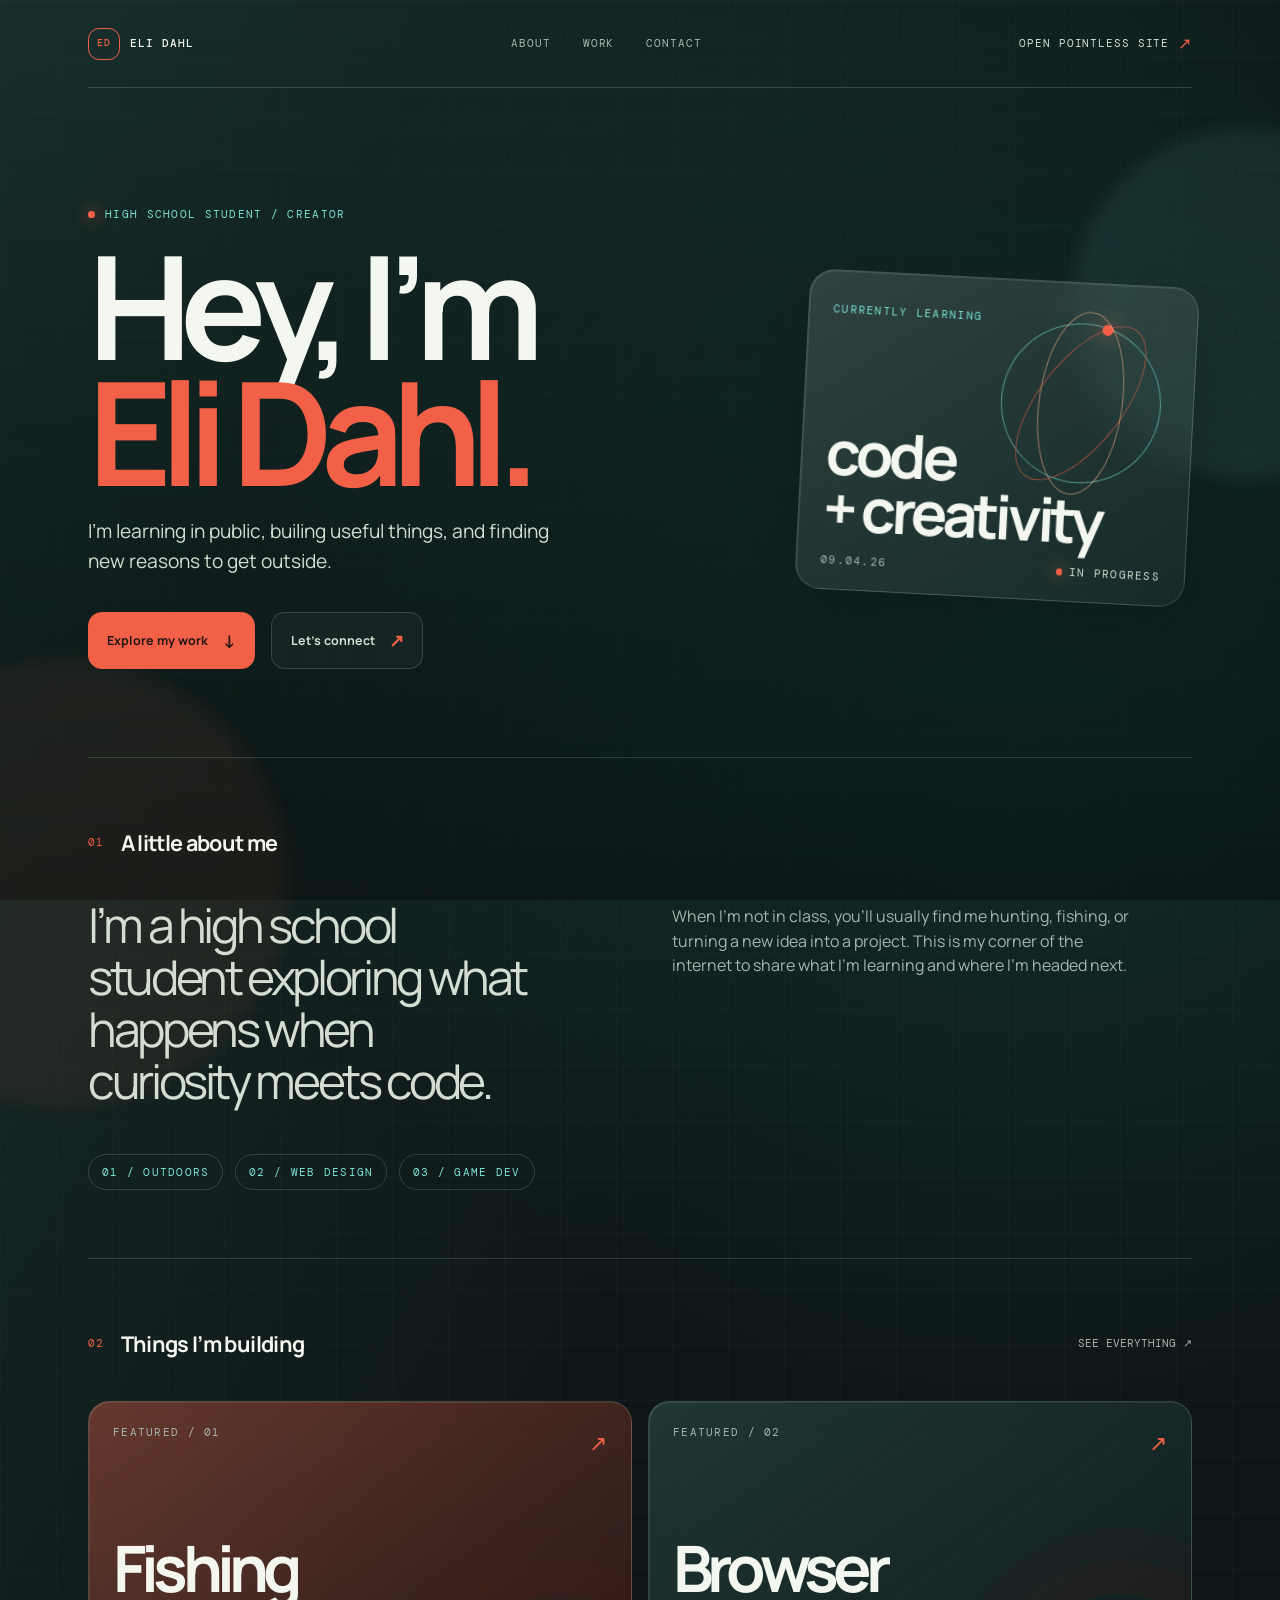
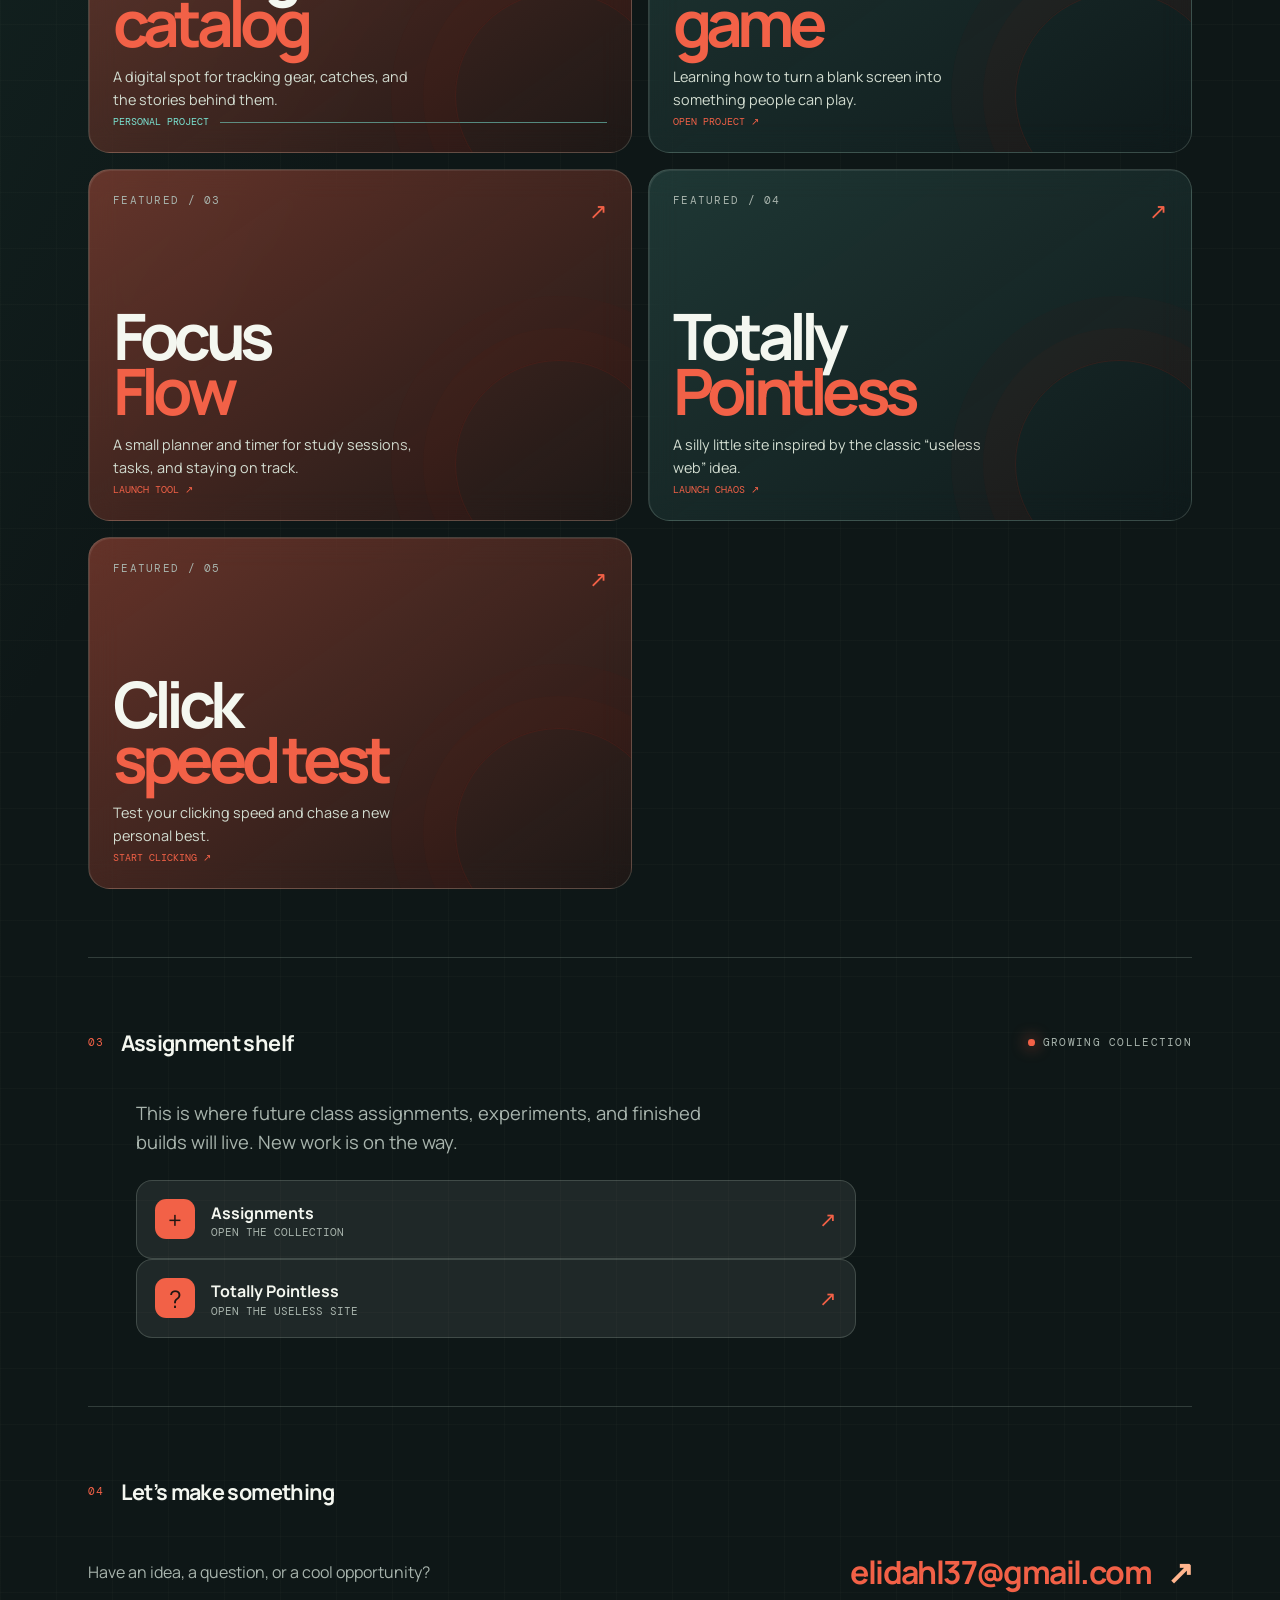
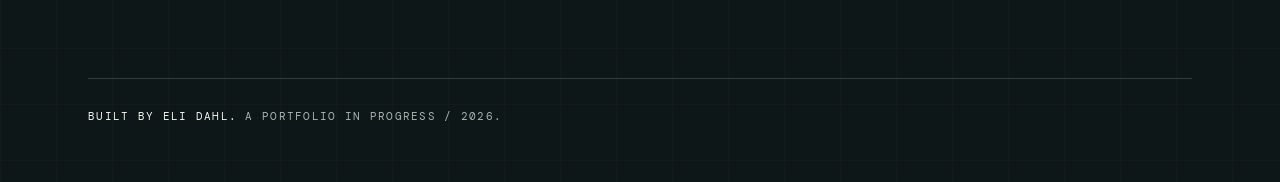
<file: index.html>
<!doctype html>
<html lang="en">

<head>
  <meta charset="utf-8">
  <meta name="viewport" content="width=device-width, initial-scale=1">

  <title>Eli Dahl | Student portfolio</title>

  <!-- CHANGE THIS TOO. One sentence. It is what shows under your link when someone shares it. -->
  <meta name="description"
    content="The student portfolio of Eli Dahl: projects, experiments, and things worth sharing.">

  <link rel="preconnect" href="https://fonts.googleapis.com">
  <link rel="preconnect" href="https://fonts.gstatic.com" crossorigin>
  <link
    href="https://fonts.googleapis.com/css2?family=Chakra+Petch:wght@400;500;600;700&family=Space+Grotesk:wght@400;500;600;700&display=swap"
    rel="stylesheet">

  <link rel="stylesheet" href="styles.css">
</head>

<body>

  <div class="ambient ambient--one" aria-hidden="true"></div>
  <div class="ambient ambient--two" aria-hidden="true"></div>

  <header class="site-header">
    <a class="brand" href="#top" aria-label="Eli Dahl home"><span class="brand-mark">ED</span><span>eli dahl</span></a>
    <nav aria-label="Main navigation">
      <a href="#about">about</a>
      <a href="#work">work</a>
      <a href="#contact">contact</a>
    </nav>
    <a class="header-link" href="useless-site/">open pointless site <span>↗</span></a>
  </header>

  <header class="hero" id="top">
    <div class="hero-copy">
      <div class="eyebrow"><span class="status-dot"></span> high school student / creator</div>
      <h1>Hey, I’m<br><em>Eli Dahl.</em></h1>
      <p class="tagline">I’m learning in public, builing useful things, and finding new reasons to get outside.</p>
      <div class="hero-actions">
        <a class="button button--solid" href="#work">Explore my work <span>↓</span></a>
        <a class="button button--quiet" href="mailto:elidahl37@gmail.com">Let’s connect <span>↗</span></a>
      </div>
    </div>
    <div class="hero-card glass-card" aria-label="Currently learning">
      <span class="card-kicker">currently learning</span>
      <div class="orbit" aria-hidden="true"><span></span><i></i></div>
      <strong>code<br>+ creativity</strong>
      <div class="card-footer"><span>09.04.26</span><span class="pulse-label"><i></i> in progress</span></div>
    </div>
  </header>

  <main>

    <section class="intro-section" id="about">
      <div class="section-heading"><span>01</span>
        <h2>A little about me</h2>
      </div>
      <div class="intro-grid">
        <p class="intro-lede">I’m a high school student exploring what happens when curiosity meets code.</p>
        <p class="intro-detail">When I’m not in class, you’ll usually find me hunting, fishing, or turning a new idea
          into a project. This is my corner of the internet to share what I’m learning and where I’m headed next.</p>
      </div>
      <div class="interest-list"><span>01 / outdoors</span><span>02 / web design</span><span>03 / game dev</span></div>
    </section>

    <section class="project-section" id="work">
      <div class="section-heading"><span>02</span>
        <h2>Things I’m building</h2><a class="section-link" href="#assignments">see everything ↗</a>
      </div>
      <div class="project-grid">
        <article class="project-card project-card--outdoor">
          <div class="card-top"><span class="card-number">featured / 01</span><span class="card-icon">↗</span></div>
          <h3>Fishing<br><strong>catalog</strong></h3>
          <p>A digital spot for tracking gear, catches, and the stories behind them.</p>
          <div class="card-bar"><span>personal project</span><i></i></div>
        </article>
        <article class="project-card project-card--game">
          <div class="card-top"><span class="card-number">featured / 02</span><span class="card-icon">↗</span></div>
          <h3>Browser<br><strong>game</strong></h3>
          <p>Learning how to turn a blank screen into something people can play.</p>
          <a class="card-link" href="game/README.md">open project ↗</a>
        </article>
        <article class="project-card project-card--outdoor">
          <div class="card-top"><span class="card-number">featured / 03</span><span class="card-icon">↗</span></div>
          <h3>Focus<br><strong>Flow</strong></h3>
          <p>A small planner and timer for study sessions, tasks, and staying on track.</p>
          <a class="card-link" href="study-tool/index.html">launch tool ↗</a>
        </article>
        <article class="project-card project-card--game">
          <div class="card-top"><span class="card-number">featured / 04</span><span class="card-icon">↗</span></div>
          <h3>Totally<br><strong>Pointless</strong></h3>
          <p>A silly little site inspired by the classic “useless web” idea.</p>
          <a class="card-link" href="useless-site/">launch chaos ↗</a>
        </article>
        <article class="project-card project-card--outdoor">
          <div class="card-top"><span class="card-number">featured / 05</span><span class="card-icon">↗</span></div>
          <h3>Click<br><strong>speed test</strong></h3>
          <p>Test your clicking speed and chase a new personal best.</p>
          <a class="card-link" href="cps-test/">start clicking ↗</a>
        </article>
      </div>
    </section>

    <section class="learning-section" id="assignments">
      <div class="section-heading"><span>03</span>
        <h2>Assignment shelf</h2><span class="live-label"><i></i> growing collection</span>
      </div>
      <div class="learning-copy">
        <p>This is where future class assignments, experiments, and finished builds will live. New work is on the way.
        </p>
        <a class="assignment-placeholder" href="assignments/">
          <span class="assignment-icon">+</span><span><strong>Assignments</strong><small>open the
              collection</small></span><span class="assignment-arrow">↗</span>
        </a>
        <a class="assignment-placeholder" href="useless-site/">
          <span class="assignment-icon">?</span><span><strong>Totally Pointless</strong><small>open the useless
              site</small></span><span class="assignment-arrow">↗</span>
        </a>
      </div>
    </section>

    <section class="contact-section" id="contact">
      <div class="section-heading"><span>04</span>
        <h2>Let’s make something</h2>
      </div>
      <div class="contact-row">
        <p>Have an idea, a question, or a cool opportunity?</p><a class="contact-link"
          href="mailto:elidahl37@gmail.com">elidahl37@gmail.com <span>↗</span></a>
      </div>
    </section>

  </main>

  <footer>
    <p><span>Built by Eli Dahl.</span> A portfolio in progress / 2026.</p>
  </footer>

</body>

</html>
</file>
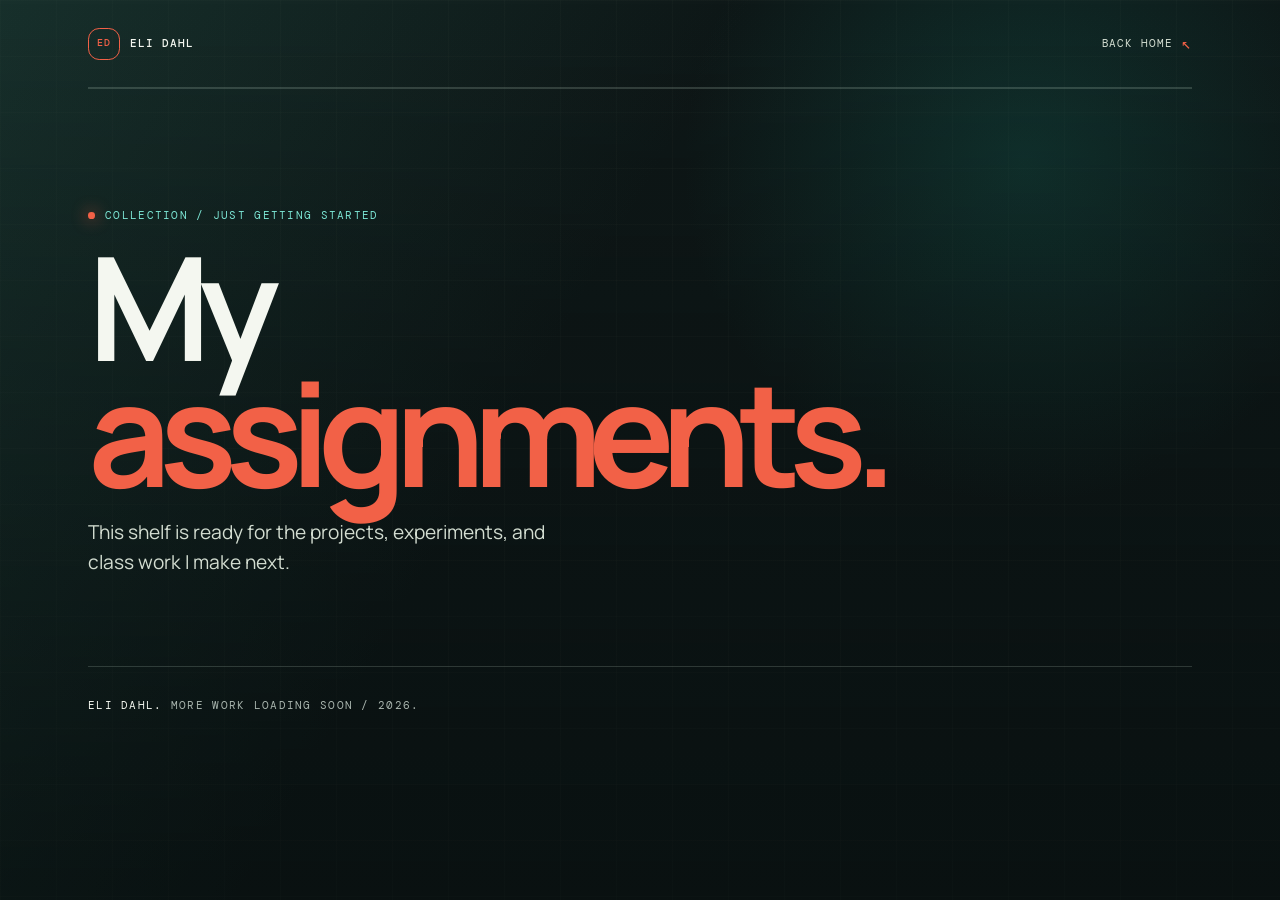
<file: assignments/index.html>
<!doctype html>
<html lang="en">

<head>
  <meta charset="utf-8">
  <meta name="viewport" content="width=device-width, initial-scale=1">
  <title>Assignments | Eli Dahl</title>
  <meta name="description" content="Eli Dahl's growing collection of school assignments and experiments.">
  <link rel="stylesheet" href="../styles.css">
</head>

<body>
  <header class="site-header">
    <a class="brand" href="../" aria-label="Eli Dahl home"><span class="brand-mark">ED</span><span>eli dahl</span></a>
    <a class="header-link" href="../">back home <span>↖</span></a>
  </header>
  <main>
    <section class="hero" style="min-height: 30rem;">
      <div class="hero-copy">
        <div class="eyebrow"><span class="status-dot"></span> collection / just getting started</div>
        <h1>My<br><em>assignments.</em></h1>
        <p class="tagline">This shelf is ready for the projects, experiments, and class work I make next.</p>
      </div>
    </section>
  </main>
  <footer>
    <p><span>Eli Dahl.</span> More work loading soon / 2026.</p>
  </footer>
</body>

</html>
</file>
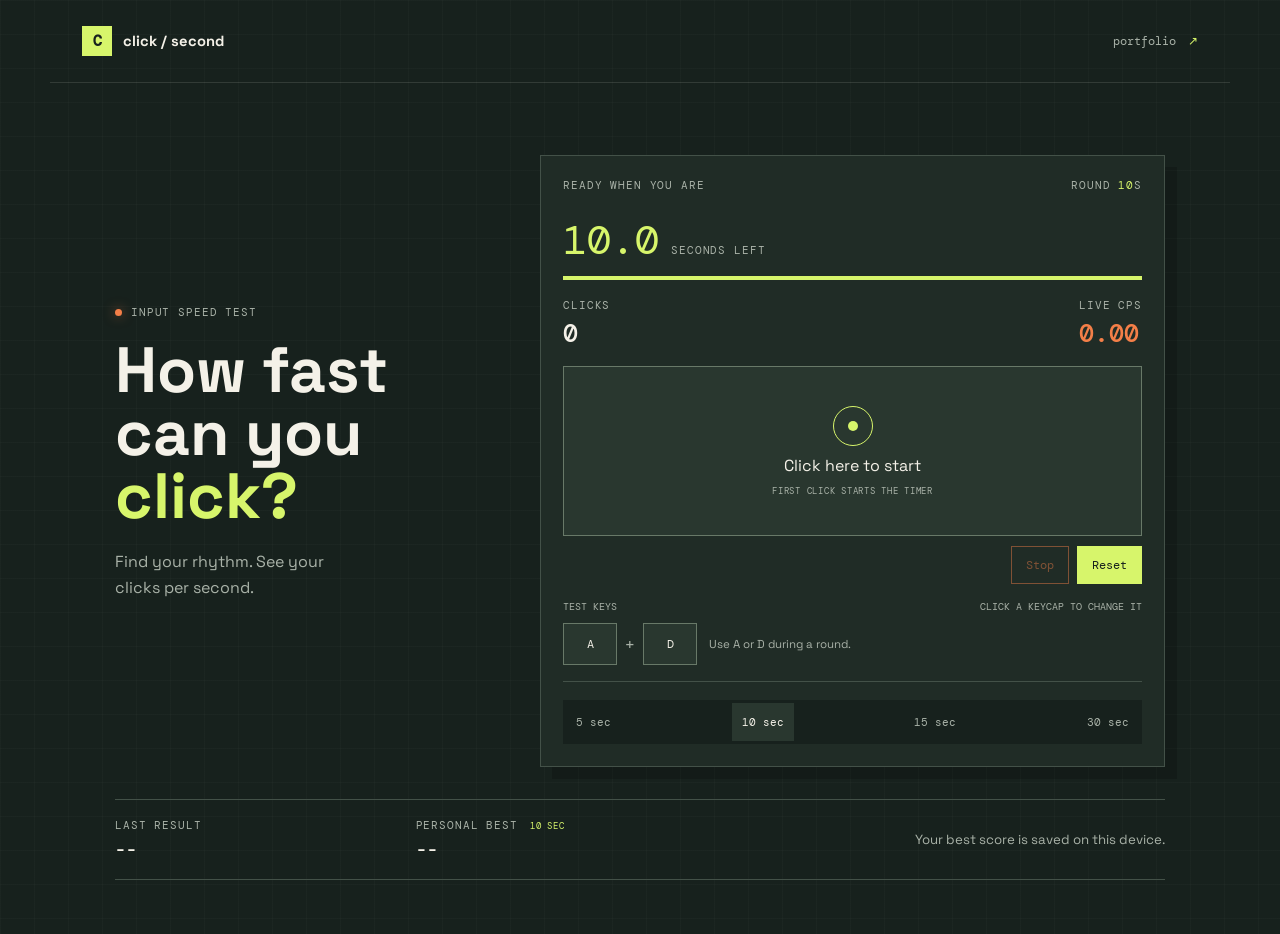
<file: cps-test/index.html>
<!doctype html>
<html lang="en">

<head>
  <meta charset="utf-8">
  <meta name="viewport" content="width=device-width, initial-scale=1">
  <meta name="theme-color" content="#17211d">
  <title>Click / Second</title>
  <link rel="preconnect" href="https://fonts.googleapis.com">
  <link rel="preconnect" href="https://fonts.gstatic.com" crossorigin>
  <link
    href="https://fonts.googleapis.com/css2?family=DM+Mono:wght@400;500&family=Space+Grotesk:wght@400;500;600;700&display=swap"
    rel="stylesheet">
  <link rel="stylesheet" href="styles.css">
</head>

<body>
  <header class="topbar">
    <a class="brand" href="../index.html"><span class="brand-mark">C</span> click / second</a>
    <a class="back-link" href="../index.html">portfolio <span aria-hidden="true">↗</span></a>
  </header>

  <main class="test-layout">
    <section class="test-intro" aria-labelledby="page-title">
      <p class="eyebrow"><span class="live-dot"></span> input speed test</p>
      <h1 id="page-title">How fast<br>can you <em>click?</em></h1>
      <p class="intro-copy">Find your rhythm. See your clicks per second.</p>
    </section>

    <section class="test-console" aria-label="Click speed test">
      <div class="console-topline">
        <span id="testStatus" class="test-status">READY WHEN YOU ARE</span>
        <span class="round-label">ROUND <span id="roundLength">10</span>S</span>
      </div>

      <div class="timer-row" aria-live="polite">
        <span id="timeLeft" class="timer">10.0</span>
        <span class="timer-unit">SECONDS LEFT</span>
      </div>
      <div class="time-track" aria-hidden="true"><span id="timeProgress"></span></div>

      <div class="click-row">
        <div class="click-stat"><span>CLICKS</span><strong id="clickCount">0</strong></div>
        <div class="click-stat click-stat--rate"><span>LIVE CPS</span><strong id="liveCps">0.00</strong></div>
      </div>

      <button id="clickTarget" class="click-target" type="button">
        <span class="target-ring" aria-hidden="true"><span></span></span>
        <span id="targetLabel">Click here to start</span>
        <span id="targetHint" class="target-hint">FIRST CLICK STARTS THE TIMER</span>
      </button>

      <div class="test-actions">
        <button id="stopButton" class="test-action test-action--stop" type="button" disabled>Stop</button>
        <button id="resetButton" class="test-action test-action--reset" type="button">Reset</button>
      </div>

      <div class="key-controls">
        <div class="key-control-heading"><span>TEST KEYS</span><span>Click a keycap to change it</span></div>
        <div class="key-binding-row" role="group" aria-label="Keyboard test keys">
          <button class="key-bind" type="button" data-key-slot="0">A</button>
          <span class="key-join" aria-hidden="true">+</span>
          <button class="key-bind" type="button" data-key-slot="1">D</button>
          <span id="keyStatus" class="key-status" aria-live="polite">Press either key during a round.</span>
        </div>
      </div>

      <div class="console-bottom">
        <div class="duration-control" role="group" aria-label="Test duration">
          <button class="duration-button" type="button" data-seconds="5" aria-pressed="false">5 sec</button>
          <button class="duration-button is-selected" type="button" data-seconds="10" aria-pressed="true">10
            sec</button>
          <button class="duration-button" type="button" data-seconds="15" aria-pressed="false">15 sec</button>
          <button class="duration-button" type="button" data-seconds="30" aria-pressed="false">30 sec</button>
        </div>
      </div>
    </section>

    <section class="result-strip" aria-label="Your records">
      <div class="result-item"><span>LAST RESULT</span><strong id="lastResult">--</strong></div>
      <div class="result-item"><span>PERSONAL BEST <small id="bestDuration">10 SEC</small></span><strong
          id="bestResult">--</strong></div>
      <p id="resultMessage" class="result-message" aria-live="polite">Your best score is saved on this device.</p>
    </section>
  </main>

  <script src="script.js"></script>
</body>

</html>
</file>
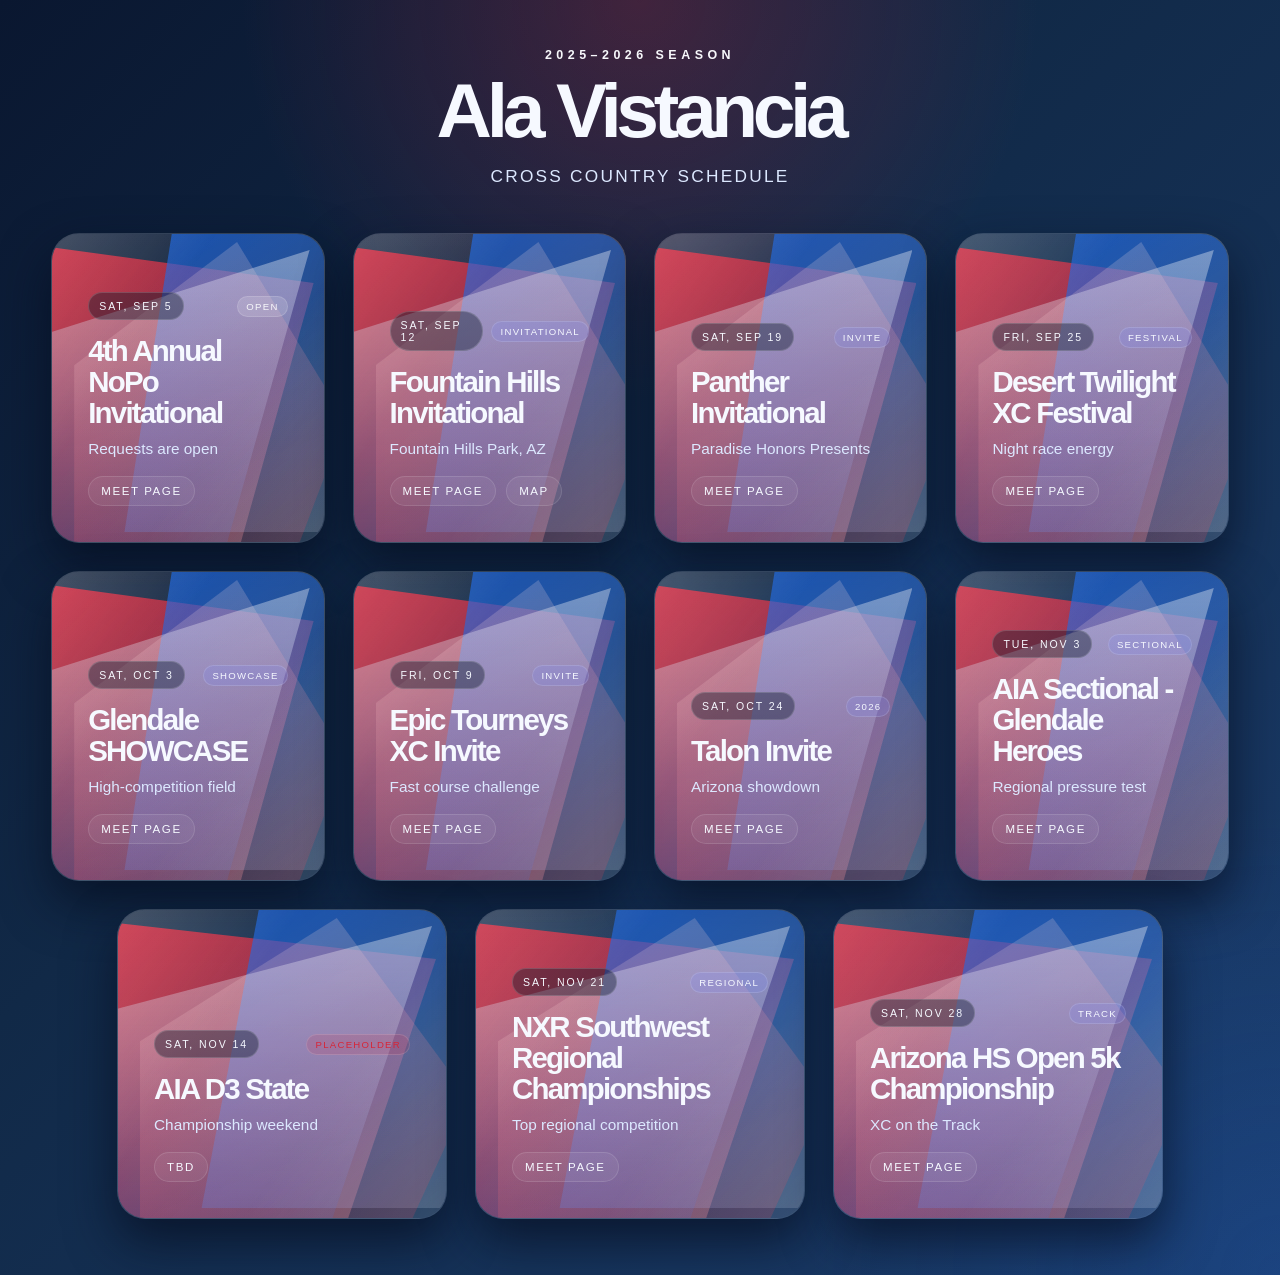
<file: example websites/index.html>
<!DOCTYPE html>
<html lang="en">

<head>
  <meta charset="UTF-8" />
  <meta name="viewport" content="width=device-width, initial-scale=1.0" />
  <title>Ala Vistancia Cross Country Schedule</title>
  <link rel="stylesheet" href="styles.css" />
</head>

<body>
  <main class="page-shell">
    <header class="hero">
      <p class="eyebrow">2025–2026 season</p>
      <h1>Ala Vistancia</h1>
      <p class="subtitle">Cross Country Schedule</p>
    </header>

    <section class="card-grid">
      <article class="card card--float meet-card">
        <span class="facet facet-a"></span>
        <span class="facet facet-b"></span>
        <span class="facet facet-c"></span>
        <span class="facet facet-d"></span>
        <div class="card__content">
          <div class="meet-header">
            <span class="tag">Sat, Sep 5</span>
            <span class="status status--open">Open</span>
          </div>
          <h2>4th Annual NoPo Invitational</h2>
          <p class="info">Requests are open</p>
          <div class="meta">
            <a href="https://www.athletic.net/CrossCountry/meet/274114" target="_blank" rel="noreferrer">Meet page</a>
          </div>
        </div>
      </article>

      <article class="card card--tilt meet-card">
        <span class="facet facet-a"></span>
        <span class="facet facet-b"></span>
        <span class="facet facet-c"></span>
        <span class="facet facet-d"></span>
        <div class="card__content">
          <div class="meet-header">
            <span class="tag">Sat, Sep 12</span>
            <span class="status">Invitational</span>
          </div>
          <h2>Fountain Hills Invitational</h2>
          <p class="info">Fountain Hills Park, AZ</p>
          <div class="meta">
            <a href="https://www.athletic.net/CrossCountry/meet/272659" target="_blank" rel="noreferrer">Meet page</a>
            <a href="https://www.google.com/maps/search/?api=1&query=12929%20N%20Saguaro%20Blvd%20Fountain%20Hills%20AZ"
              target="_blank" rel="noreferrer">Map</a>
          </div>
        </div>
      </article>

      <article class="card card--glow meet-card">
        <span class="facet facet-a"></span>
        <span class="facet facet-b"></span>
        <span class="facet facet-c"></span>
        <span class="facet facet-d"></span>
        <div class="card__content">
          <div class="meet-header">
            <span class="tag">Sat, Sep 19</span>
            <span class="status">Invite</span>
          </div>
          <h2>Panther Invitational</h2>
          <p class="info">Paradise Honors Presents</p>
          <div class="meta">
            <a href="https://www.athletic.net/CrossCountry/meet/273406" target="_blank" rel="noreferrer">Meet page</a>
          </div>
        </div>
      </article>

      <article class="card card--sweep meet-card">
        <span class="facet facet-a"></span>
        <span class="facet facet-b"></span>
        <span class="facet facet-c"></span>
        <span class="facet facet-d"></span>
        <div class="card__content">
          <div class="meet-header">
            <span class="tag">Fri, Sep 25</span>
            <span class="status">Festival</span>
          </div>
          <h2>Desert Twilight XC Festival</h2>
          <p class="info">Night race energy</p>
          <div class="meta">
            <a href="https://www.athletic.net/CrossCountry/meet/272423" target="_blank" rel="noreferrer">Meet page</a>
          </div>
        </div>
      </article>

      <article class="card card--flip meet-card">
        <span class="facet facet-a"></span>
        <span class="facet facet-b"></span>
        <span class="facet facet-c"></span>
        <span class="facet facet-d"></span>
        <div class="card__content">
          <div class="meet-header">
            <span class="tag">Sat, Oct 3</span>
            <span class="status">Showcase</span>
          </div>
          <h2>Glendale SHOWCASE</h2>
          <p class="info">High-competition field</p>
          <div class="meta">
            <a href="https://www.athletic.net/CrossCountry/meet/271779" target="_blank" rel="noreferrer">Meet page</a>
          </div>
        </div>
      </article>

      <article class="card card--orbit meet-card">
        <span class="facet facet-a"></span>
        <span class="facet facet-b"></span>
        <span class="facet facet-c"></span>
        <span class="facet facet-d"></span>
        <div class="card__content">
          <div class="meet-header">
            <span class="tag">Fri, Oct 9</span>
            <span class="status">Invite</span>
          </div>
          <h2>Epic Tourneys XC Invite</h2>
          <p class="info">Fast course challenge</p>
          <div class="meta">
            <a href="https://www.athletic.net/CrossCountry/meet/272952" target="_blank" rel="noreferrer">Meet page</a>
          </div>
        </div>
      </article>

      <article class="card card--float meet-card">
        <span class="facet facet-a"></span>
        <span class="facet facet-b"></span>
        <span class="facet facet-c"></span>
        <span class="facet facet-d"></span>
        <div class="card__content">
          <div class="meet-header">
            <span class="tag">Sat, Oct 24</span>
            <span class="status">2026</span>
          </div>
          <h2>Talon Invite</h2>
          <p class="info">Arizona showdown</p>
          <div class="meta">
            <a href="https://www.athletic.net/CrossCountry/meet/272977" target="_blank" rel="noreferrer">Meet page</a>
          </div>
        </div>
      </article>

      <article class="card card--tilt meet-card">
        <span class="facet facet-a"></span>
        <span class="facet facet-b"></span>
        <span class="facet facet-c"></span>
        <span class="facet facet-d"></span>
        <div class="card__content">
          <div class="meet-header">
            <span class="tag">Tue, Nov 3</span>
            <span class="status">Sectional</span>
          </div>
          <h2>AIA Sectional - Glendale Heroes</h2>
          <p class="info">Regional pressure test</p>
          <div class="meta">
            <a href="https://www.athletic.net/CrossCountry/meet/278221" target="_blank" rel="noreferrer">Meet page</a>
          </div>
        </div>
      </article>

      <article class="card card--glow meet-card">
        <span class="facet facet-a"></span>
        <span class="facet facet-b"></span>
        <span class="facet facet-c"></span>
        <span class="facet facet-d"></span>
        <div class="card__content">
          <div class="meet-header">
            <span class="tag">Sat, Nov 14</span>
            <span class="status status--warning">Placeholder</span>
          </div>
          <h2>AIA D3 State</h2>
          <p class="info">Championship weekend</p>
          <div class="meta">
            <a href="#">TBD</a>
          </div>
        </div>
      </article>

      <article class="card card--sweep meet-card">
        <span class="facet facet-a"></span>
        <span class="facet facet-b"></span>
        <span class="facet facet-c"></span>
        <span class="facet facet-d"></span>
        <div class="card__content">
          <div class="meet-header">
            <span class="tag">Sat, Nov 21</span>
            <span class="status">Regional</span>
          </div>
          <h2>NXR Southwest Regional Championships</h2>
          <p class="info">Top regional competition</p>
          <div class="meta">
            <a href="https://www.athletic.net/CrossCountry/meet/275589" target="_blank" rel="noreferrer">Meet page</a>
          </div>
        </div>
      </article>

      <article class="card card--flip meet-card">
        <span class="facet facet-a"></span>
        <span class="facet facet-b"></span>
        <span class="facet facet-c"></span>
        <span class="facet facet-d"></span>
        <div class="card__content">
          <div class="meet-header">
            <span class="tag">Sat, Nov 28</span>
            <span class="status">Track</span>
          </div>
          <h2>Arizona HS Open 5k Championship</h2>
          <p class="info">XC on the Track</p>
          <div class="meta">
            <a href="https://www.athletic.net/CrossCountry/meet/273790" target="_blank" rel="noreferrer">Meet page</a>
          </div>
        </div>
      </article>
    </section>
  </main>
</body>

</html>
</file>
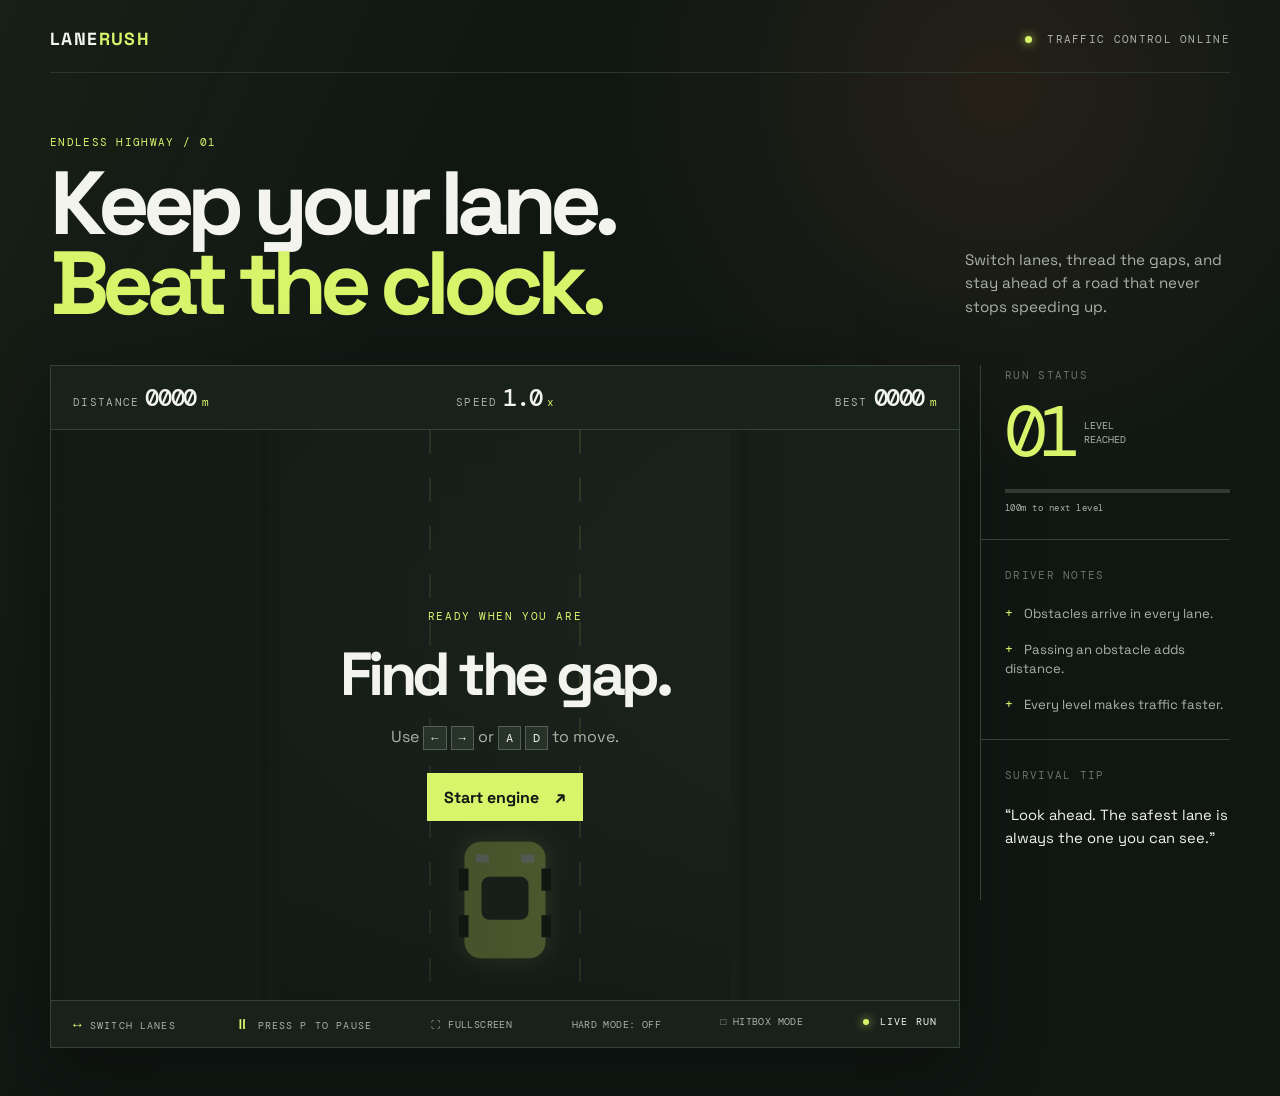
<file: lane-rush/index.html>
<!doctype html>
<html lang="en">

<head>
  <meta charset="UTF-8">
  <meta name="viewport" content="width=device-width, initial-scale=1">
  <meta name="description" content="Lane Rush is a fast browser game about dodging traffic and surviving the climb.">
  <title>Lane Rush | Dodge the traffic</title>
  <link rel="preconnect" href="https://fonts.googleapis.com">
  <link rel="preconnect" href="https://fonts.gstatic.com" crossorigin>
  <link
    href="https://fonts.googleapis.com/css2?family=DM+Mono:wght@400;500&family=Space+Grotesk:wght@500;600;700&display=swap"
    rel="stylesheet">
  <link rel="stylesheet" href="styles.css">
</head>

<body data-mode="main">
  <main class="game-shell">
    <header class="topbar">
      <a class="brand" href="../">LANE<span>RUSH</span></a>
      <p class="topbar-note"><span class="signal-dot"></span> traffic control online</p>
    </header>

    <section class="intro" aria-labelledby="game-title">
      <div>
        <p class="eyebrow">endless highway / 01</p>
        <h1 id="game-title">Keep your lane.<br><em>Beat the clock.</em></h1>
      </div>
      <p class="intro-copy">Switch lanes, thread the gaps, and stay ahead of a road that never stops speeding up.</p>
    </section>

    <section class="game-layout" aria-label="Lane Rush game">
      <div class="game-frame">
        <div class="hud">
          <div class="hud-item"><span>distance</span><strong id="score">0000</strong><small>m</small></div>
          <div class="hud-item hud-item--center"><span>speed</span><strong id="speed">1.0</strong><small>x</small></div>
          <div class="hud-item hud-item--right"><span>best</span><strong id="best">0000</strong><small>m</small></div>
        </div>
        <div class="canvas-wrap">
          <canvas id="game-canvas" aria-label="Driving game. Use the arrow keys or A and D to change lanes."></canvas>
          <div class="game-message" id="game-message">
            <p class="message-kicker">ready when you are</p>
            <h2 id="message-title">Find the gap.</h2>
            <p id="message-copy">Use <kbd>←</kbd> <kbd>→</kbd> or <kbd>A</kbd> <kbd>D</kbd> to move.</p>
            <button class="primary-button" id="start-button" type="button">Start engine <span>↗</span></button>
          </div>
        </div>
        <div class="game-footer">
          <span><i class="key-icon">↔</i> switch lanes</span>
          <span><i class="key-icon">⏸</i> press P to pause</span>
          <button class="fullscreen-button" id="fullscreen-button" type="button" aria-label="Enter fullscreen">⛶
            fullscreen</button>
          <button class="hard-mode-button" id="hard-mode-button" type="button" aria-pressed="false">hard mode:
            off</button>
          <a class="hitbox-link" href="index.html?mode=hitbox">□ hitbox mode</a>
          <span class="status-live"><i></i> live run</span>
        </div>
      </div>

      <aside class="side-panel">
        <div class="panel-block">
          <p class="panel-label">run status</p>
          <div class="level-readout"><strong id="level">01</strong><span>level<br>reached</span></div>
          <div class="progress-track"><span id="progress-bar"></span></div>
          <p class="progress-caption"><span id="next-level">100</span>m to next level</p>
        </div>
        <div class="panel-block tips-block">
          <p class="panel-label">driver notes</p>
          <ul>
            <li>Obstacles arrive in every lane.</li>
            <li>Passing an obstacle adds distance.</li>
            <li>Every level makes traffic faster.</li>
          </ul>
        </div>
        <div class="panel-block panel-block--accent">
          <p class="panel-label">survival tip</p>
          <p class="tip-quote">“Look ahead. The safest lane is always the one you can see.”</p>
        </div>
      </aside>
    </section>
  </main>
  <script src="script.js"></script>
  <script src="hitbox-mode.js"></script>
</body>

</html>
</file>
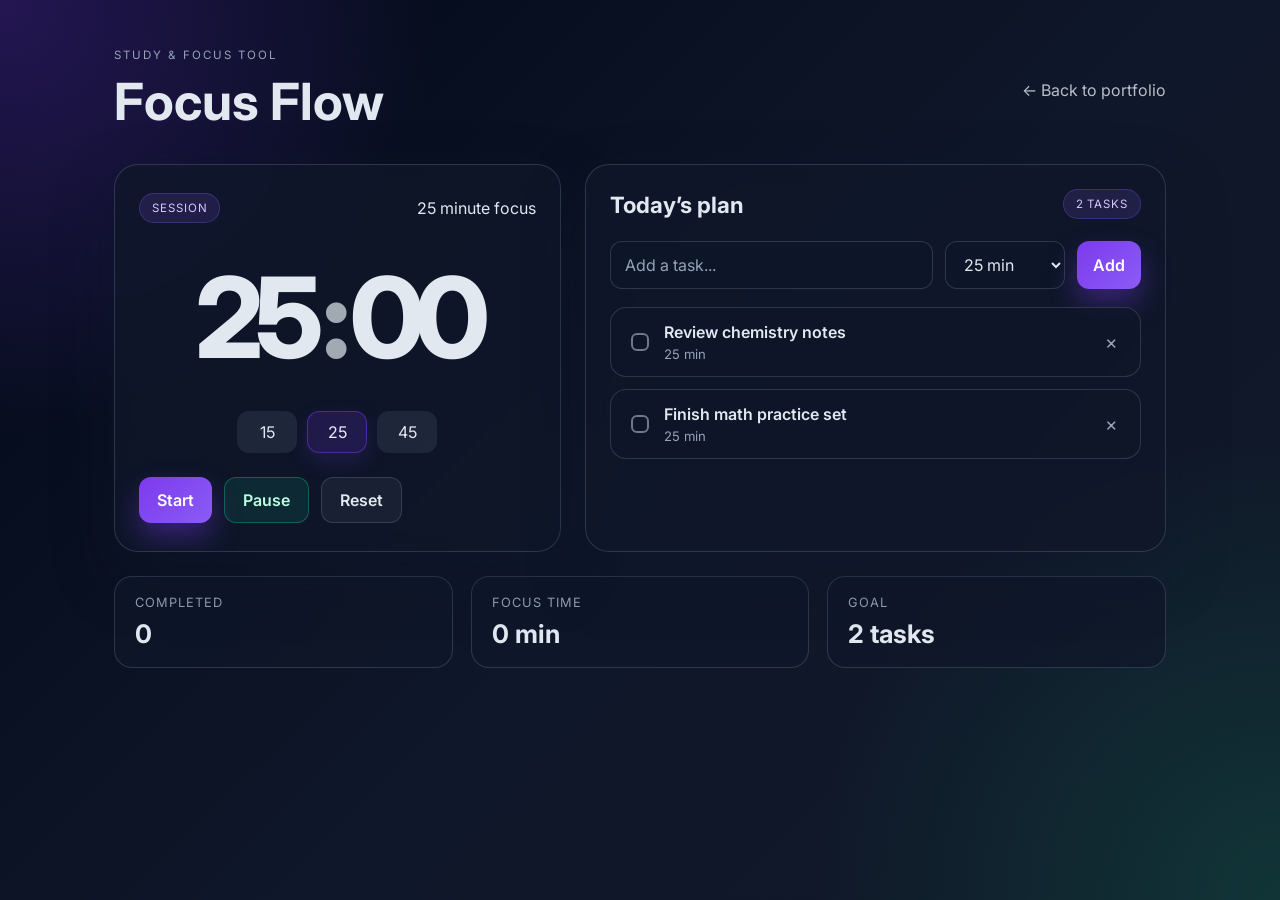
<file: study-tool/index.html>
<!DOCTYPE html>
<html lang="en">

<head>
  <meta charset="UTF-8" />
  <meta name="viewport" content="width=device-width, initial-scale=1.0" />
  <title>Focus Flow</title>
  <link rel="preconnect" href="https://fonts.googleapis.com" />
  <link rel="preconnect" href="https://fonts.gstatic.com" crossorigin />
  <link href="https://fonts.googleapis.com/css2?family=Inter:wght@400;500;600;700;800&display=swap" rel="stylesheet" />
  <link rel="stylesheet" href="styles.css" />
</head>

<body>
  <div class="app-shell">
    <header class="topbar">
      <div>
        <p class="eyebrow">Study & focus tool</p>
        <h1>Focus Flow</h1>
      </div>
      <a class="back-link" href="../index.html">← Back to portfolio</a>
    </header>

    <main class="layout">
      <section class="panel timer-panel">
        <div class="timer-header">
          <span class="status-pill">Session</span>
          <span id="sessionLabel">Deep work</span>
        </div>

        <div class="timer-display" aria-live="polite">
          <span id="minutes">25</span>
          <span class="colon">:</span>
          <span id="seconds">00</span>
        </div>

        <div class="quick-picks" aria-label="Quick session lengths">
          <button class="quick-btn" data-minutes="15">15</button>
          <button class="quick-btn active" data-minutes="25">25</button>
          <button class="quick-btn" data-minutes="45">45</button>
        </div>

        <div class="timer-actions">
          <button id="startBtn" class="primary-btn">Start</button>
          <button id="pauseBtn" class="secondary-btn">Pause</button>
          <button id="resetBtn" class="ghost-btn">Reset</button>
        </div>
      </section>

      <section class="panel tasks-panel">
        <div class="section-header">
          <h2>Today’s plan</h2>
          <span id="taskCounter" class="count-pill">0 tasks</span>
        </div>

        <form id="taskForm" class="task-form">
          <input id="taskInput" type="text" maxlength="60" placeholder="Add a task..." aria-label="Task name"
            required />
          <select id="taskDuration" aria-label="Task duration">
            <option value="15">15 min</option>
            <option value="25" selected>25 min</option>
            <option value="45">45 min</option>
            <option value="60">60 min</option>
          </select>
          <button type="submit" class="primary-btn small">Add</button>
        </form>

        <ul id="taskList" class="task-list" aria-live="polite"></ul>
      </section>
    </main>

    <aside class="stats-row">
      <div class="stat-card">
        <span class="stat-label">Completed</span>
        <strong id="completedCount">0</strong>
      </div>
      <div class="stat-card">
        <span class="stat-label">Focus time</span>
        <strong id="focusMinutes">0 min</strong>
      </div>
      <div class="stat-card">
        <span class="stat-label">Goal</span>
        <strong id="goalText">2 tasks</strong>
      </div>
    </aside>
  </div>

  <script src="script.js"></script>
</body>

</html>
</file>
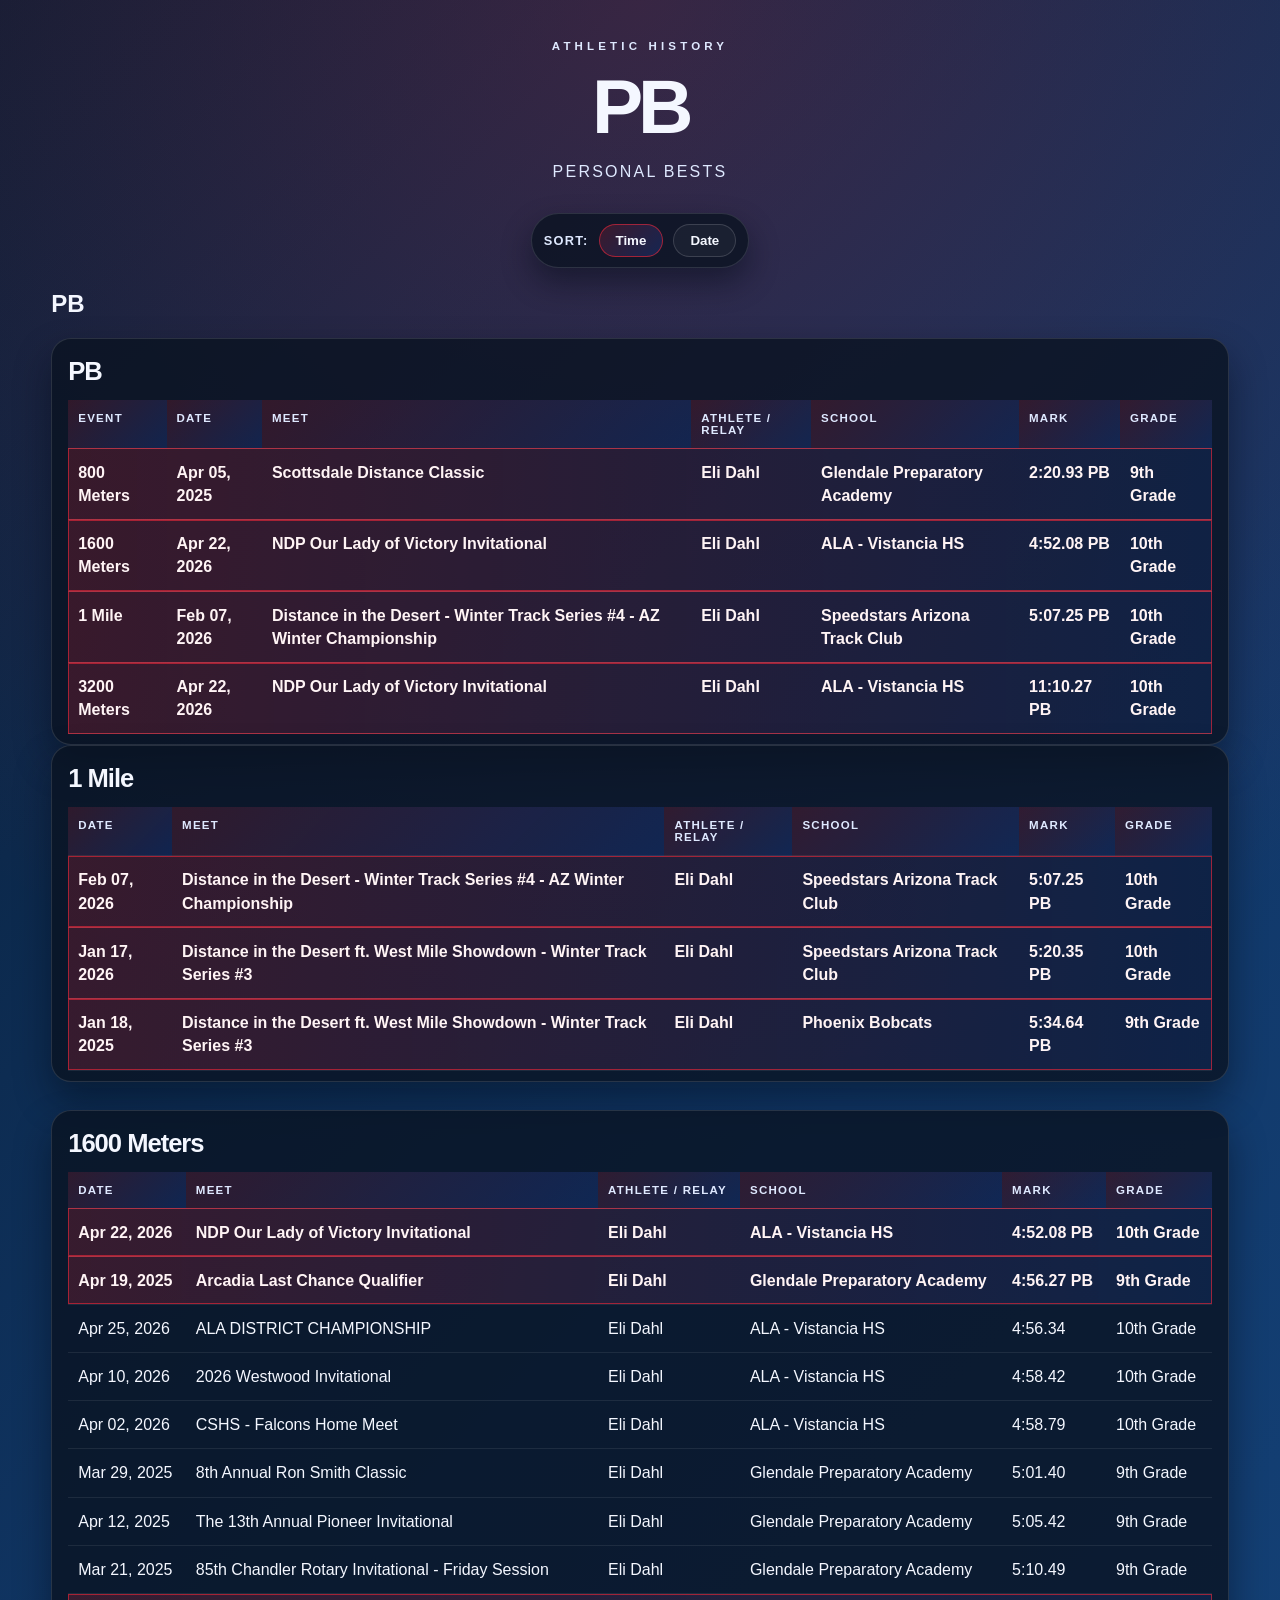
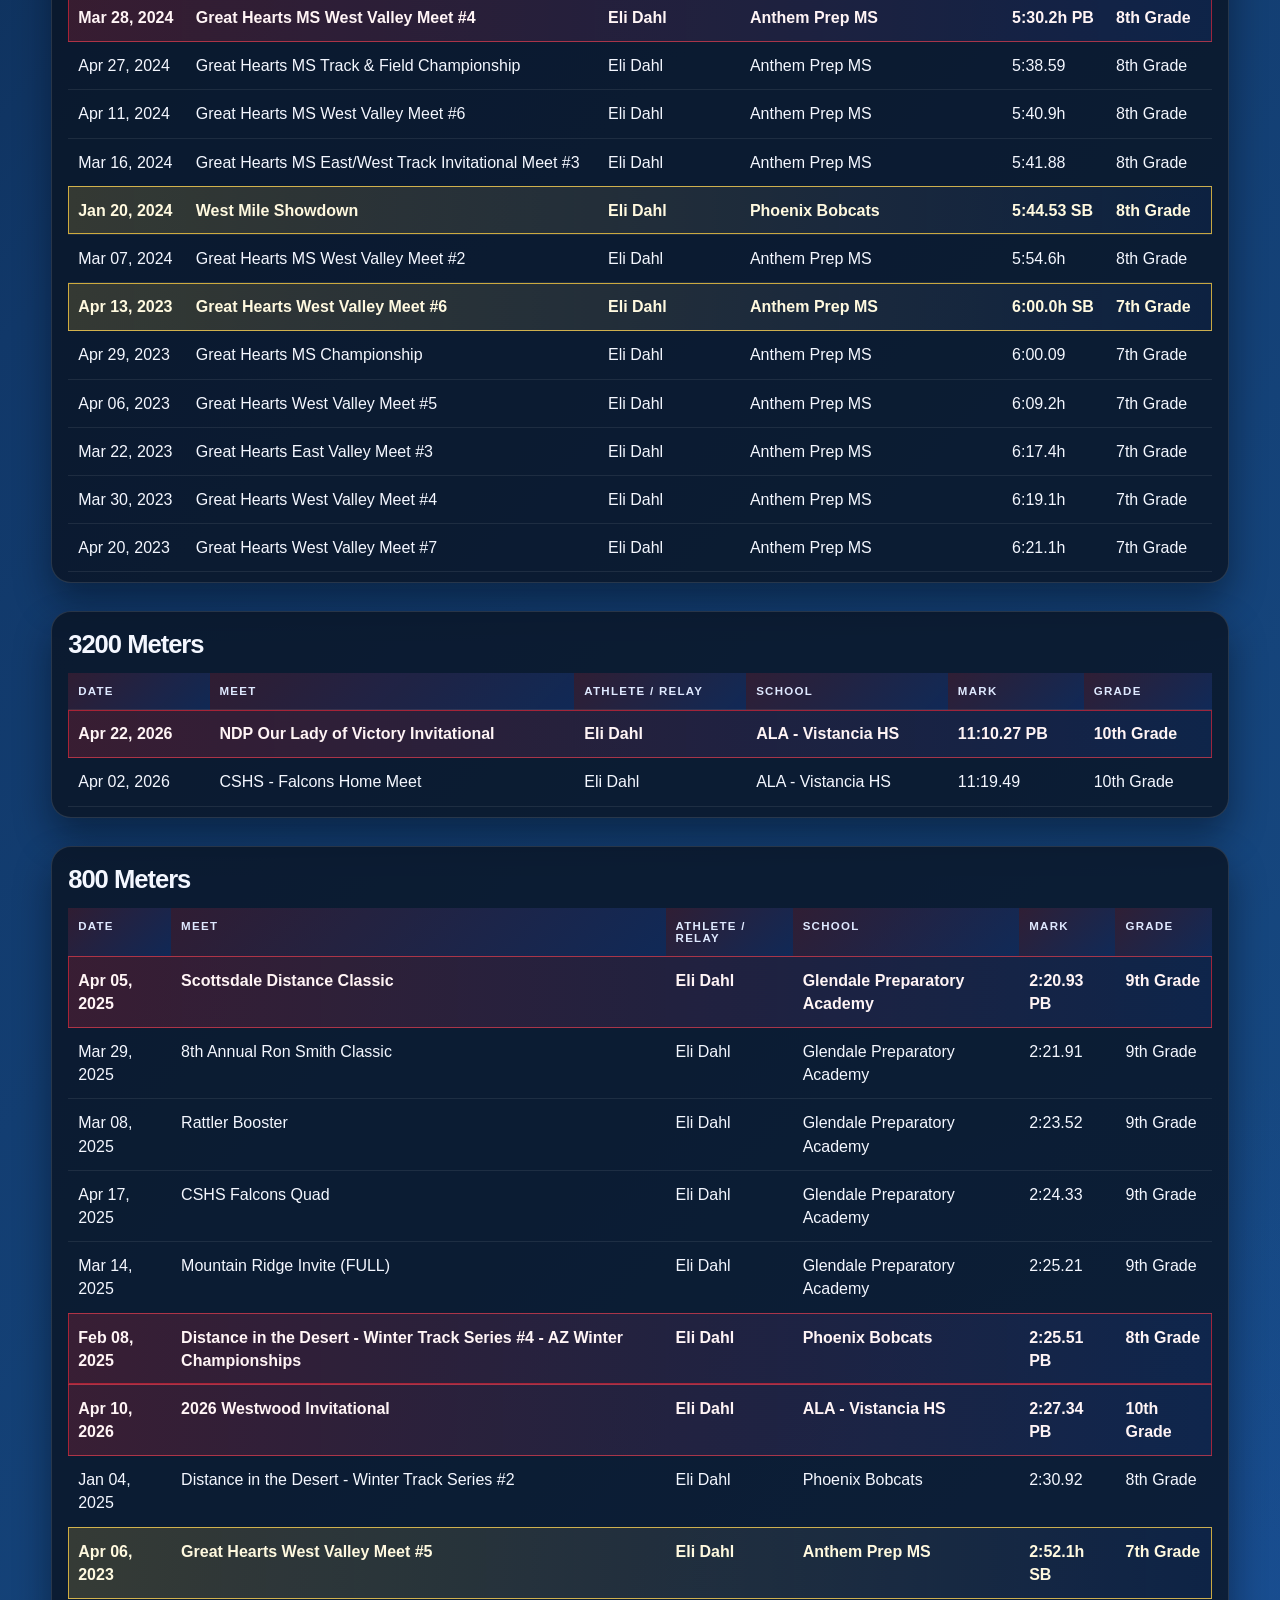
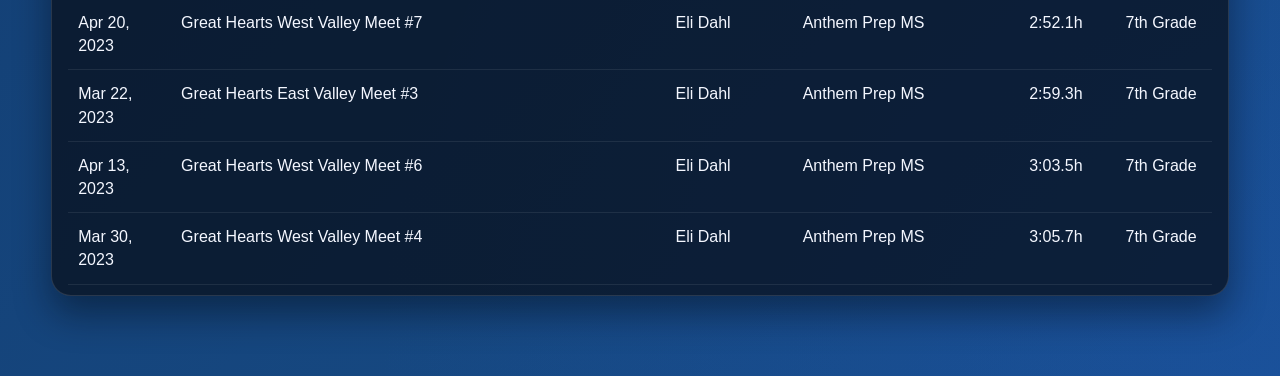
<file: track-results/index.html>
<!DOCTYPE html>
<html lang="en">

<head>
  <meta charset="UTF-8" />
  <meta name="viewport" content="width=device-width, initial-scale=1.0" />
  <title>Eli Dahl Track Results</title>
  <link rel="stylesheet" href="styles.css" />
</head>

<body>
  <main class="page-shell">
    <header class="hero">
      <p class="eyebrow">Athletic History</p>
      <h1>PB</h1>
      <p class="subtitle">Personal Bests</p>
    </header>

    <div class="sort-controls" aria-label="Sort results by time or date">
      <span class="sort-label">Sort:</span>
      <button class="sort-button active" type="button" data-sort="time">Time</button>
      <button class="sort-button" type="button" data-sort="date">Date</button>
    </div>

    <section id="pb-results-section" class="results-section">
      <h2>PB</h2>
      <div id="pb-results" class="results"></div>
    </section>

    <section id="results" class="results"></section>
  </main>

  <script src="data.js"></script>
  <script>
    const resultsContainer = document.getElementById('results');
    const pbResultsContainer = document.getElementById('pb-results');
    const eventGroups = new Map();
    const allowedEvents = new Set(['1 Mile', '1600 Meters', '800 Meters', '3200 Meters']);
    let sortMode = 'time';

    const parseDate = (dateString) => {
      const parsed = new Date(dateString);
      return Number.isNaN(parsed.getTime()) ? 0 : parsed.getTime();
    };

    const sortByMode = (a, b) => {
      if (sortMode === 'date') {
        const dateDiff = parseDate(b.date) - parseDate(a.date);
        if (dateDiff !== 0) {
          return dateDiff;
        }
        return trackResults.indexOf(a) - trackResults.indexOf(b);
      }

      const aTime = Number(a.sortValue ?? Infinity);
      const bTime = Number(b.sortValue ?? Infinity);
      const timeDiff = aTime - bTime;
      if (timeDiff !== 0) {
        return timeDiff;
      }
      return trackResults.indexOf(a) - trackResults.indexOf(b);
    };

    trackResults.forEach((entry) => {
      if (!eventGroups.has(entry.event)) {
        eventGroups.set(entry.event, []);
      }
      eventGroups.get(entry.event).push(entry);
    });

    const createTableSection = (title, group, includeEventColumn = false) => {
      const section = document.createElement('section');
      section.className = 'event-group';

      const heading = document.createElement('h2');
      heading.textContent = title;
      section.appendChild(heading);

      const table = document.createElement('table');
      const headerCells = includeEventColumn
        ? ['Event', 'Date', 'Meet', 'Athlete / Relay', 'School', 'Mark', 'Grade']
        : ['Date', 'Meet', 'Athlete / Relay', 'School', 'Mark', 'Grade'];

      table.innerHTML = `
          <thead>
            <tr>
              ${headerCells.map((cell) => `<th>${cell}</th>`).join('')}
            </tr>
          </thead>
        `;

      const tbody = document.createElement('tbody');

      group.forEach((entry) => {
        const row = document.createElement('tr');
        const isPbRow = /\bPB\b/i.test(entry.mark);
        const isSbRow = /\bSB\b/i.test(entry.mark);
        if (isPbRow) {
          row.classList.add('pb-row');
        }
        if (isSbRow) {
          row.classList.add('sb-row');
        }

        const rowContent = includeEventColumn
          ? `
              <td data-label="Event">${entry.event}</td>
              <td data-label="Date">${entry.date}</td>
              <td data-label="Meet">${entry.meet}</td>
              <td data-label="Athlete / Relay">${entry.athlete}</td>
              <td data-label="School">${entry.team}</td>
              <td data-label="Mark">${entry.mark}</td>
              <td data-label="Grade">${entry.grade}</td>
            `
          : `
              <td data-label="Date">${entry.date}</td>
              <td data-label="Meet">${entry.meet}</td>
              <td data-label="Athlete / Relay">${entry.athlete}</td>
              <td data-label="School">${entry.team}</td>
              <td data-label="Mark">${entry.mark}</td>
              <td data-label="Grade">${entry.grade}</td>
            `;
        row.innerHTML = rowContent;
        tbody.appendChild(row);
      });

      table.appendChild(tbody);
      section.appendChild(table);
      return section;
    };

    const renderResults = () => {
      resultsContainer.innerHTML = '';
      pbResultsContainer.innerHTML = '';

      const pbEntriesByEvent = new Map();
      trackResults.forEach((entry) => {
        if (!/\bPB\b/i.test(entry.mark)) {
          return;
        }

        const currentBest = pbEntriesByEvent.get(entry.event);
        if (!currentBest || Number(entry.sortValue ?? Infinity) < Number(currentBest.sortValue ?? Infinity)) {
          pbEntriesByEvent.set(entry.event, entry);
        }
      });

      const pbEntries = [...pbEntriesByEvent.values()].filter((entry) =>
        allowedEvents.has(entry.event)
      );

      if (pbEntries.length) {
        const pbGroup = [...pbEntries].sort(sortByMode);
        pbResultsContainer.appendChild(createTableSection('PB', pbGroup, true));
      }

      [...eventGroups.keys()]
        .filter((eventName) => allowedEvents.has(eventName))
        .sort((a, b) => a.localeCompare(b))
        .forEach((eventName) => {
          const group = [...eventGroups.get(eventName)].sort(sortByMode);
          resultsContainer.appendChild(createTableSection(eventName, group));
        });
    };

    document.querySelectorAll('.sort-button').forEach((button) => {
      button.addEventListener('click', () => {
        sortMode = button.dataset.sort;

        document.querySelectorAll('.sort-button').forEach((btn) => {
          btn.classList.toggle('active', btn === button);
        });

        renderResults();
      });
    });

    renderResults();
  </script>
</body>

</html>
</file>
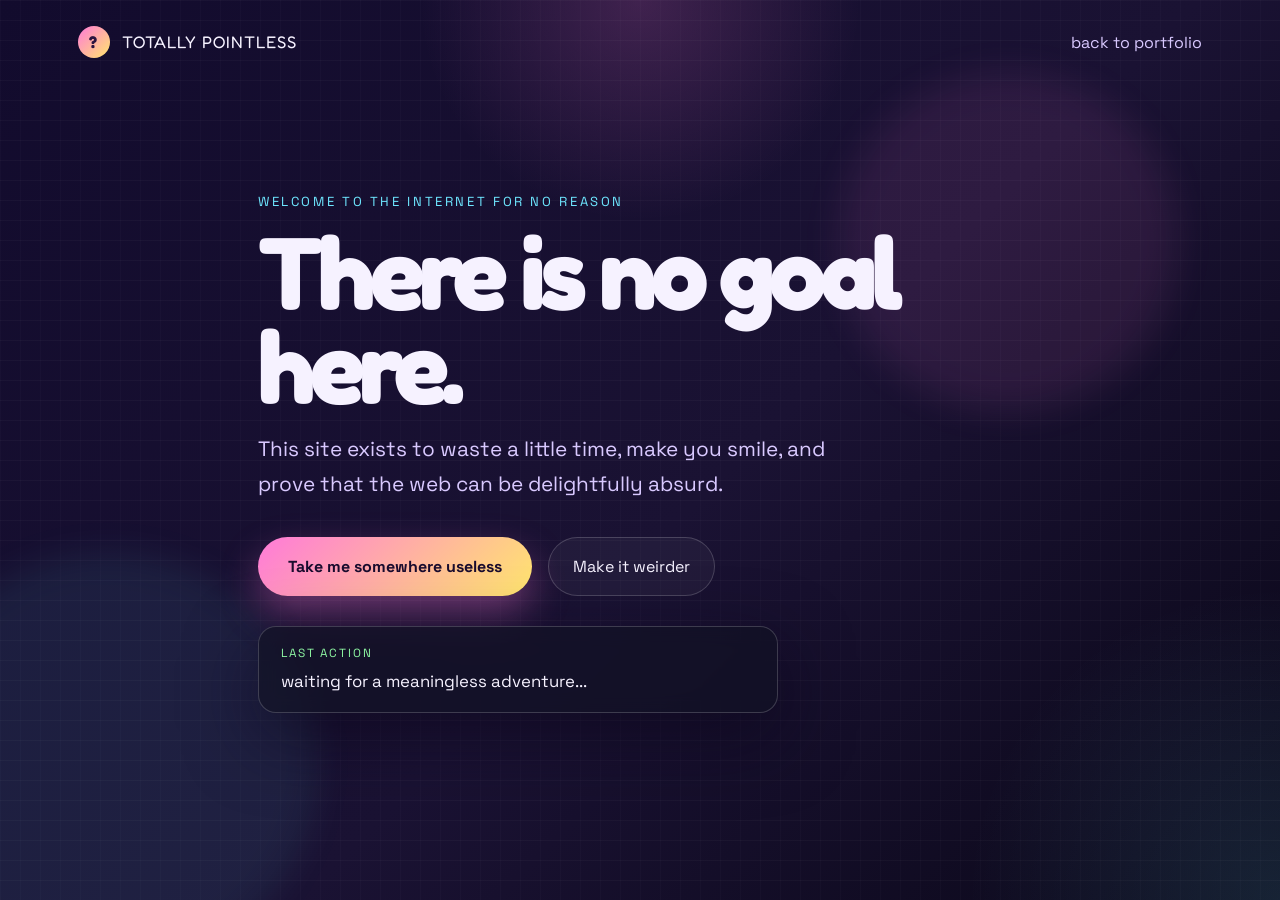
<file: useless-site/index.html>
<!DOCTYPE html>
<html lang="en">

<head>
  <meta charset="UTF-8" />
  <meta name="viewport" content="width=device-width, initial-scale=1.0" />
  <title>Totally Pointless</title>
  <link rel="preconnect" href="https://fonts.googleapis.com" />
  <link rel="preconnect" href="https://fonts.gstatic.com" crossorigin />
  <link
    href="https://fonts.googleapis.com/css2?family=Fredoka:wght@400;500;600;700&family=Space+Grotesk:wght@400;500;700&display=swap"
    rel="stylesheet" />
  <link rel="stylesheet" href="styles.css" />
</head>

<body>
  <div class="noise" aria-hidden="true"></div>
  <div class="orb orb-one" aria-hidden="true"></div>
  <div class="orb orb-two" aria-hidden="true"></div>

  <header class="topbar">
    <div class="brand">
      <span class="brand-mark">?</span>
      <span>totally pointless</span>
    </div>
    <a class="nav-link" href="../index.html">back to portfolio</a>
  </header>

  <main class="hero">
    <p class="eyebrow">welcome to the internet for no reason</p>
    <h1>There is no goal here.</h1>
    <p class="subtitle">
      This site exists to waste a little time, make you smile, and prove that the web can be delightfully absurd.
    </p>

    <div class="cta-wrap">
      <button id="goBtn" class="main-btn" type="button">Take me somewhere useless</button>
      <button id="surpriseBtn" class="ghost-btn" type="button">Make it weirder</button>
    </div>

    <div class="status-panel">
      <span class="status-label">last action</span>
      <p id="statusText">waiting for a meaningless adventure...</p>
    </div>
  </main>
</body>

<script src="script.js"></script>

</html>
</file>
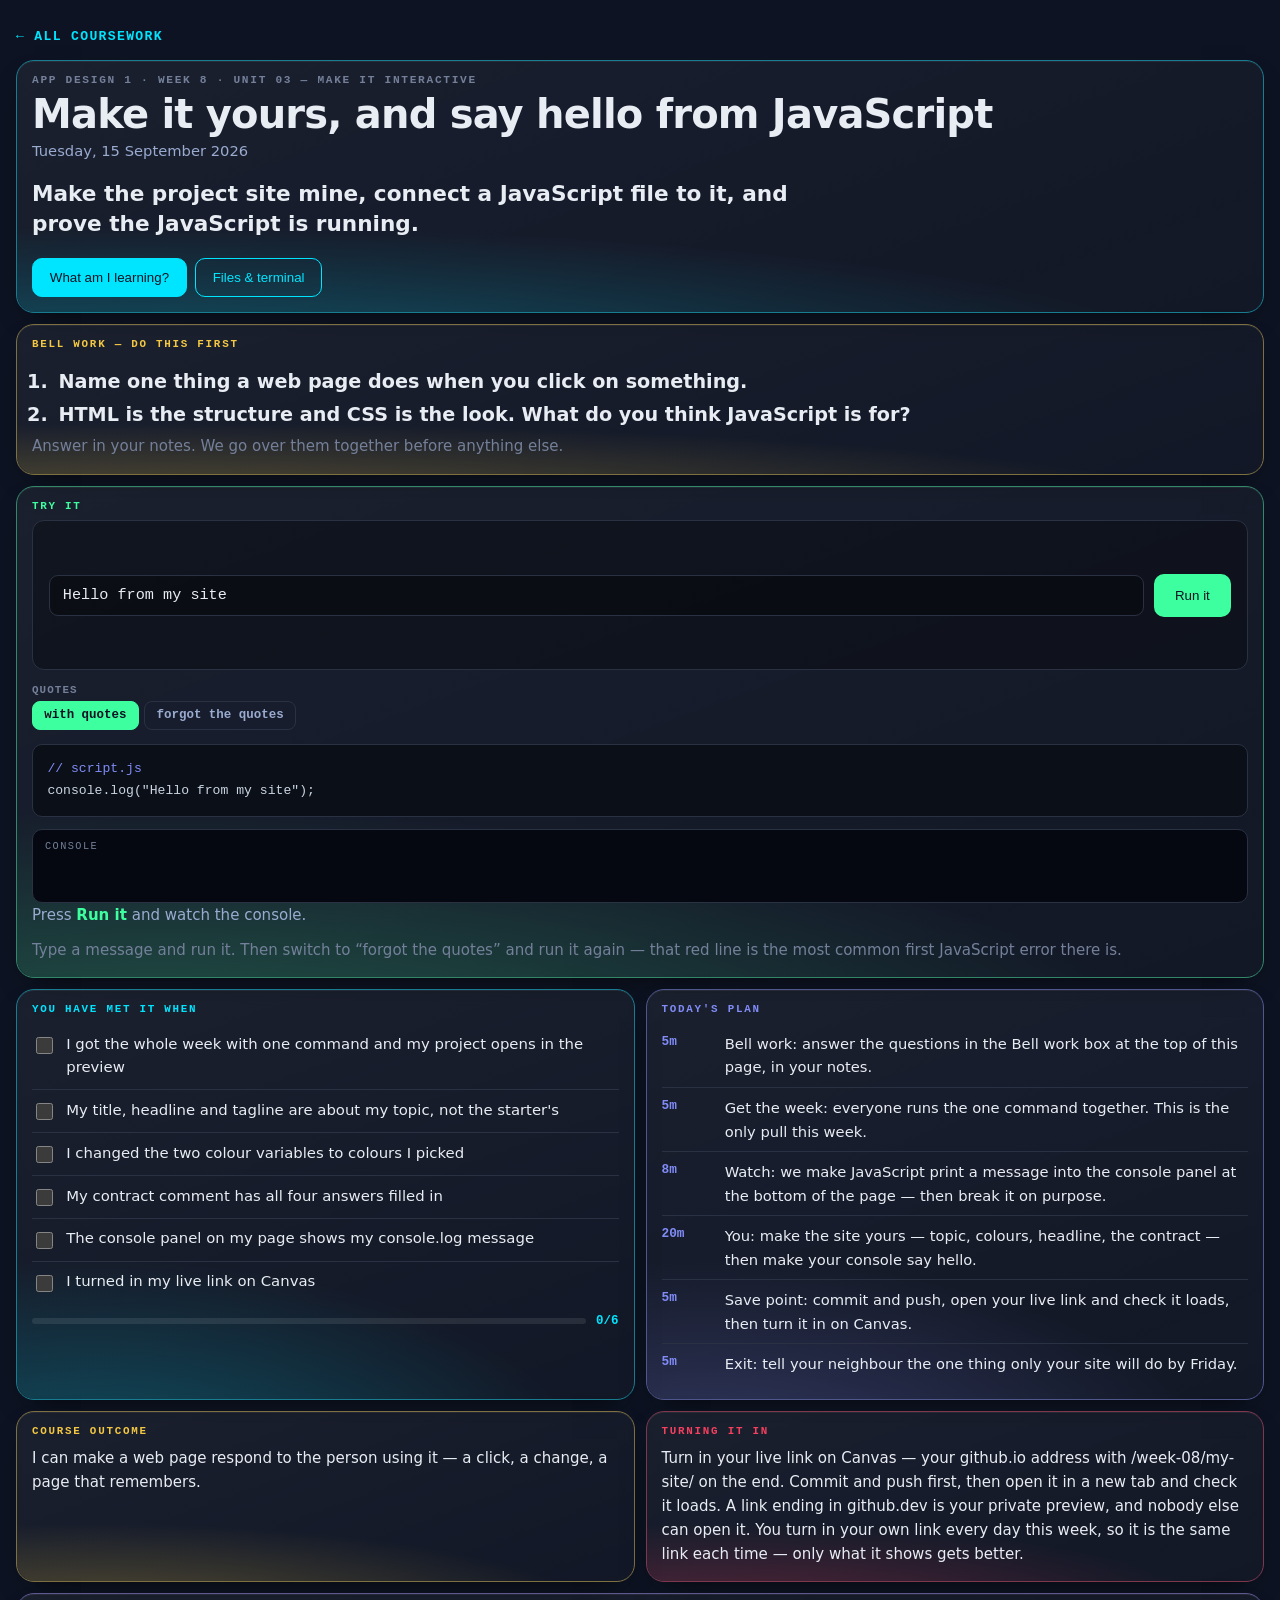
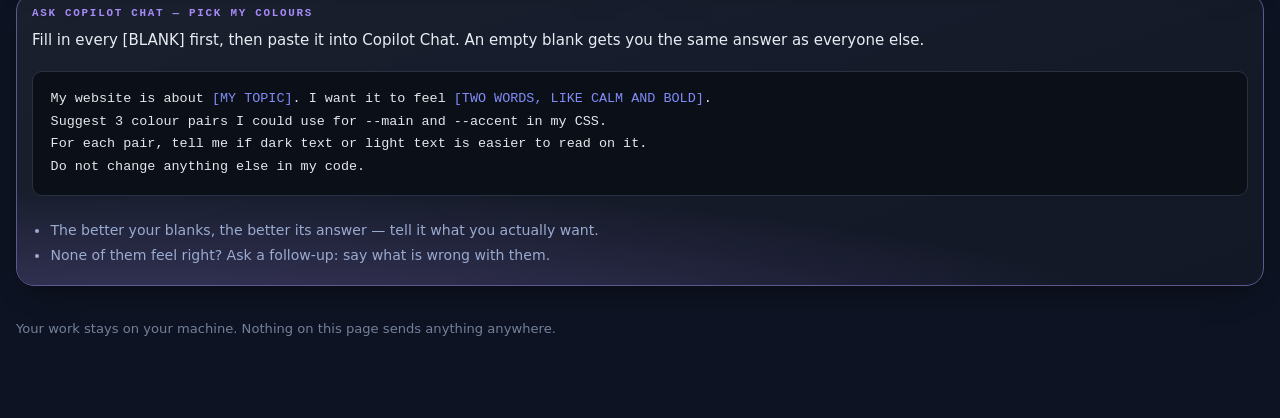
<file: week-08/day-1/index.html>
<!doctype html>
<html lang="en">
<head>
<meta charset="utf-8">
<meta name="viewport" content="width=device-width,initial-scale=1">
<title>Make it yours, and say hello from JavaScript — App Design 1</title>
<meta name="color-scheme" content="dark">
<style>
:root{--acc:var(--ss-cyan,#00e5ff)}
*{box-sizing:border-box}
body{margin:0;background:var(--ss-void,#0d1322);color:var(--ss-bone,#e8ecf3);
  font:16px/1.6 var(--ss-body,"Inter",system-ui,sans-serif);padding:1.4rem 1rem 5rem}
.wrap{max-width:96rem;margin:0 auto}
a.back{display:inline-block;color:var(--acc);text-decoration:none;font:600 .82rem/1 var(--ss-mono,ui-monospace,monospace);
  letter-spacing:.1em;text-transform:uppercase;margin:0 0 1rem}

/* ── the grid: the dashboard's, verbatim in behaviour ───────────────────── */
.bento{display:grid;gap:11px;grid-template-columns:repeat(4,minmax(0,1fr));align-items:stretch}
.bento > *{grid-column:span 2}
.bento > .w1{grid-column:span 1}
.bento > .w4{grid-column:span 4}
/* Height-matching only helps when the tiles in a row are already close. On a phone
   two tiles share a row and one of them is a five-item plan — stretched, its short
   neighbour grew 729px of empty gradient. Ragged is correct at this size. */
@media (max-width:760px){.bento{grid-template-columns:repeat(6,minmax(0,1fr));gap:7px;align-items:start}
  .bento > *{grid-column:span 3} .bento > .w1{grid-column:span 3} .bento > .w4{grid-column:span 6}}
@media (min-width:1500px){.bento{grid-template-columns:repeat(8,minmax(0,1fr))}
  .bento > *{grid-column:span 2} .bento > .w1{grid-column:span 2} .bento > .w4{grid-column:span 8}
  /* the lab keeps six columns and the criteria ride alongside it, so the widest
     screen gains density rather than gaining empty space */
  .bento > .lab{grid-column:span 6} .bento > .lab + *{grid-column:span 2}
  /* The plan is five rows of prose next to two tiles of three lines each. Stretched
     into one row the short pair inflate into dead space, which looks worse than the
     raggedness it was fixing. So the plan takes a narrow column two rows tall and the
     other two stack beside it — the row fills, nothing is padded out to match. */
  .bento > .t-plan{grid-column:span 3;grid-row:span 2}
  .bento > .t-clo, .bento > .t-turn{grid-column:span 5}}

/* ── the tile ───────────────────────────────────────────────────────────── */
.tl{position:relative;overflow:hidden;border-radius:18px;padding:14px 15px 15px;display:flex;flex-direction:column;
  background:linear-gradient(160deg,rgba(255,255,255,.055),rgba(255,255,255,.02));
  border:1px solid color-mix(in srgb, var(--acc) 42%, var(--ss-border,#2a3142));
  box-shadow:0 1px 0 rgba(255,255,255,.06) inset,0 12px 30px -18px rgba(0,0,0,.9);
  transition:transform .16s var(--ss-ease,cubic-bezier(.2,.7,.3,1)),border-color .16s}
.tl::after{content:"";position:absolute;inset:0;pointer-events:none;border-radius:inherit;
  background:radial-gradient(125% 85% at 12% 122%, var(--acc) 0%, transparent 66%);opacity:.30}
.tl > *{position:relative;z-index:1}
.k{display:block;font:600 .68rem/1 var(--ss-mono,ui-monospace,monospace);letter-spacing:.16em;
  text-transform:uppercase;color:var(--acc);margin:0 0 .55rem}

/* hero */
.hero{--acc:var(--ss-cyan,#00e5ff)}
.hero .eyebrow{font:600 .7rem/1 var(--ss-mono,ui-monospace,monospace);letter-spacing:.15em;
  text-transform:uppercase;color:var(--ss-faint,#74809a)}
.hero h1{font-family:var(--ss-display,"Syne",system-ui,sans-serif);font-size:clamp(1.5rem,3.4vw,2.5rem);
  line-height:1.08;letter-spacing:-.02em;margin:.45rem 0 .2rem}
.hero .when{color:var(--ss-mist,#9aabd0);font-size:.92rem;margin:0 0 1rem}
.hero .slo{font-size:clamp(1.05rem,1.7vw,1.35rem);font-weight:600;line-height:1.42;margin:0;max-width:52rem}
.hero .row{display:flex;flex-wrap:wrap;gap:.5rem;margin-top:1.1rem}

button.b{cursor:pointer;font:600 .84rem/1 inherit;padding:.7rem 1.05rem;border-radius:10px;
  border:1px solid var(--acc);background:transparent;color:var(--acc);transition:background .15s,color .15s}
button.b:hover{background:var(--acc);color:var(--ss-void,#0d1322)}
button.b.solid{background:var(--acc);color:var(--ss-void,#0d1322)}
button.b.solid:hover{filter:brightness(1.12)}
a.b{display:inline-block;text-decoration:none}

/* success criteria */
.sc{list-style:none;margin:0;padding:0}
.sc li{border-bottom:1px solid var(--ss-border,#2a3142)}
.sc li:last-child{border-bottom:0}
.sc label{display:flex;gap:.65rem;align-items:flex-start;padding:.55rem 0;cursor:pointer;font-size:.93rem}
.sc input{margin-top:.28rem;width:1.05rem;height:1.05rem;accent-color:var(--acc);flex:none}
.sc input:checked + span{color:var(--ss-faint,#74809a);text-decoration:line-through}
.prog{display:flex;align-items:center;gap:.6rem;margin-top:.7rem}
.prog .bar{flex:1;height:6px;border-radius:99px;background:rgba(255,255,255,.09);overflow:hidden}
.prog .bar i{display:block;height:100%;width:0;background:var(--acc);transition:width .25s}
.prog b{font:700 .78rem/1 var(--ss-mono,ui-monospace,monospace);color:var(--acc)}

/* plan */
.plan{list-style:none;margin:0;padding:0}
.plan li{display:flex;gap:.75rem;padding:.5rem 0;border-bottom:1px solid var(--ss-border,#2a3142);font-size:.92rem}
.plan li:last-child{border-bottom:0}
.plan .m{flex:none;width:3.2rem;font:700 .8rem/1.55 var(--ss-mono,ui-monospace,monospace);color:var(--acc)}

/* generic tile text */
.tl p{margin:0 0 .7rem;font-size:.94rem}.tl p:last-child{margin:0}
.tl .big{font-size:1.02rem;line-height:1.5}

/* ── the lab ────────────────────────────────────────────────────────────── */
.lab{--acc:var(--ss-green,#3effa0)}
.lab .stage{background:rgba(0,0,0,.32);border:1px solid var(--ss-border,#2a3142);border-radius:12px;
  padding:16px;min-height:0;height:clamp(150px,20vh,190px);display:flex}
.lab .stage .fx{flex:1;display:flex;gap:10px;transition:all .28s var(--ss-ease,cubic-bezier(.2,.7,.3,1))}
.lab .box{background:color-mix(in srgb,var(--acc) 30%,transparent);border:1px solid var(--acc);
  border-radius:9px;padding:.7rem .9rem;font:700 .82rem/1.3 var(--ss-mono,ui-monospace,monospace);
  color:var(--ss-bone,#e8ecf3);display:grid;place-items:center;transition:all .28s}
.lab .box.b2{min-height:64px}.lab .box.b3{min-height:88px}
.ctrls{margin-top:.9rem;display:grid;gap:.7rem}
.ctrl .cn{font:600 .68rem/1 var(--ss-mono,ui-monospace,monospace);letter-spacing:.1em;text-transform:uppercase;
  color:var(--ss-faint,#74809a);margin-bottom:.35rem}
.seg{display:flex;flex-wrap:wrap;gap:.35rem}
.seg button{cursor:pointer;font:600 .78rem/1 var(--ss-mono,ui-monospace,monospace);padding:.45rem .7rem;
  border-radius:8px;border:1px solid var(--ss-border,#2a3142);background:transparent;color:var(--ss-mist,#9aabd0)}
.seg button[aria-pressed=true]{background:var(--acc);border-color:var(--acc);color:var(--ss-void,#0d1322)}
.readout{margin-top:.9rem;background:#0b0f18;border:1px solid var(--ss-border,#2a3142);border-radius:10px;
  padding:.8rem .9rem;font:.82rem/1.7 var(--ss-mono,ui-monospace,monospace);color:#cbd5e1;overflow-x:auto}
.readout .p{color:var(--ss-peri,#818cf8)}.readout .v{color:var(--ss-green,#3effa0)}
.axis{margin-top:.75rem;font-size:.87rem;color:var(--ss-mist,#9aabd0)}
.axis b{color:var(--acc)}
.slid{width:100%;accent-color:var(--acc)}

/* ── modal ──────────────────────────────────────────────────────────────── */
dialog{border:none;padding:0;background:transparent;max-width:min(46rem,94vw);width:100%}
dialog::backdrop{background:rgba(6,9,16,.74)}
.sheet{background:var(--ss-ink,#161d31);border:1px solid var(--ss-border,#2a3142);border-radius:18px;
  padding:1.4rem 1.5rem;color:var(--ss-bone,#e8ecf3);max-height:84vh;overflow:auto}
.sheet h3{font-family:var(--ss-display,"Syne",system-ui,sans-serif);font-size:1.25rem;margin:0 0 .8rem}
.sheet p{font-size:.98rem;margin:0 0 .9rem}
.sheet .x{position:sticky;top:0;float:right;cursor:pointer;background:transparent;border:1px solid var(--ss-border,#2a3142);
  color:var(--ss-mist,#9aabd0);border-radius:8px;font:600 .75rem/1 var(--ss-mono,ui-monospace,monospace);padding:.45rem .6rem}
.sheet img{width:100%;height:auto;border-radius:10px;border:1px solid var(--ss-border,#2a3142)}
pre.code{background:#0b0f18;border:1px solid var(--ss-border,#2a3142);border-radius:10px;padding:1rem 1.1rem;
  overflow-x:auto;font:.84rem/1.7 var(--ss-mono,ui-monospace,monospace);color:#e5e7eb;margin:.5rem 0;position:relative}
pre.code b{color:var(--ss-peri,#818cf8);font-weight:400}
.codewrap{position:relative}
.codewrap .cp{position:absolute;top:.55rem;right:.55rem;cursor:pointer;border:1px solid #3b4252;background:#1c2230;
  color:var(--ss-peri,#818cf8);font:600 .72rem/1 var(--ss-mono,ui-monospace,monospace);letter-spacing:.06em;
  text-transform:uppercase;padding:.42rem .65rem;border-radius:6px}
.codewrap .cp.ok{background:#064e3b;border-color:#10b981;color:#6ee7b7}
.files{list-style:none;margin:.5rem 0 0;padding:0}
.files li{padding:.5rem 0;border-top:1px solid var(--ss-border,#2a3142)}
.files a{color:var(--acc);font:600 .9rem/1.5 var(--ss-mono,ui-monospace,monospace);text-decoration:none}
.files span{display:block;color:var(--ss-faint,#74809a);font-size:.85rem;margin-top:.1rem}
.who{display:flex;gap:.7rem;flex-wrap:wrap;margin:0 0 .8rem}
.who label{flex:1 1 9rem;font:600 .7rem/1 var(--ss-mono,ui-monospace,monospace);letter-spacing:.08em;
  text-transform:uppercase;color:var(--ss-faint,#74809a)}
.who input{display:block;width:100%;margin-top:.35rem;padding:.55rem .65rem;font:inherit;color:var(--ss-bone,#e8ecf3);
  background:rgba(0,0,0,.3);border:1px solid var(--ss-border,#2a3142);border-radius:8px}
.who input:focus{outline:none;border-color:var(--acc)}
.hint{color:var(--ss-faint,#74809a);font-size:.85rem;margin:.6rem 0 0}
footer{max-width:96rem;margin:2rem auto 0;color:var(--ss-faint,#74809a);font-size:.82rem}

/* ── JavaScript labs ────────────────────────────────────────────────────────
   A JavaScript day has no box to push around; what it has is a console that talks back.
   So these labs carry a small console, styled like the real one, and every lab's readout
   is the exact code the student would type into script.js. */
.lab .jsrow{display:flex;flex-wrap:wrap;gap:.6rem;align-items:center;width:100%}
.lab .jsin{flex:1;min-width:10rem;padding:.65rem .8rem;border-radius:9px;border:1px solid var(--ss-border,#2a3142);
  background:rgba(0,0,0,.35);color:var(--ss-bone,#e8ecf3);font:.95rem var(--ss-mono,ui-monospace,monospace)}
.lab .jsin:focus{outline:none;border-color:var(--acc)}
.lab .demo{font:700 .95rem/1 inherit;background:var(--acc);color:#0d1322;border:2px solid var(--acc);
  border-radius:10px;padding:.75rem 1.2rem;cursor:pointer;transition:filter .15s,transform .1s}
.lab .demo:hover{filter:brightness(1.12)}.lab .demo:active{transform:translateY(2px)}
.lab .demo:focus-visible{outline:none;box-shadow:0 0 0 4px rgba(255,255,255,.35)}
.lab .val{font:700 clamp(1.3rem,3vw,2.1rem)/1.15 var(--ss-display,system-ui,sans-serif);color:var(--ss-bone,#e8ecf3)}
.lab .stage.col{flex-direction:column;align-items:flex-start;justify-content:center;gap:.8rem;height:auto;min-height:150px}
.devcon{margin-top:.8rem;background:#050810;border:1px solid var(--ss-border,#2a3142);border-radius:10px;
  min-height:4.6rem;max-height:9rem;overflow:auto;padding:.5rem .75rem;font:.8rem/1.6 var(--ss-mono,ui-monospace,monospace)}
.devcon .hd{color:var(--ss-faint,#74809a);font-size:.64rem;letter-spacing:.14em;text-transform:uppercase;margin-bottom:.25rem}
.devcon .ok{color:#e5e7eb}.devcon .ok::before{content:"› ";color:var(--ss-faint,#74809a)}
.devcon .err{color:#fca5a5;background:rgba(244,63,94,.12);border-radius:5px;padding:0 .35rem}

/* ── Bell work ──────────────────────────────────────────────────────────── */
.bellq{margin:.2rem 0 0;padding-left:1.4rem;font-size:clamp(1rem,1.5vw,1.2rem);font-weight:600;line-height:1.45}
.bellq li{margin:.35rem 0;padding-left:.25rem}

/* ── Ask Copilot Chat ───────────────────────────────────────────────────── */
.t-prompt pre.code{white-space:pre-wrap}
.t-prompt .rules{margin:.7rem 0 0;padding-left:1.15rem;font-size:.88rem;color:var(--ss-mist,#9aabd0)}
.t-prompt .rules li{margin:.2rem 0}
</style>
</head>
<body>
<div class="wrap">
  <a class="back" href="../../">&larr; All coursework</a>
  <div class="bento">
    <section class="tl hero w4">
      <div class="eyebrow">App Design 1 &middot; Week 8 &middot; Unit 03 — Make it interactive</div>
      <h1>Make it yours, and say hello from JavaScript</h1>
      <p class="when">Tuesday, 15 September 2026</p>
      <p class="slo">Make the project site mine, connect a JavaScript file to it, and prove the JavaScript is running.</p>
      <div class="row">
        <button class="b solid" data-open="m-read" type="button">What am I learning?</button>
        
        <button class="b" data-open="m-files" type="button">Files &amp; terminal</button>
      </div>
    </section>
    <section class="tl w4 t-bell" style="--acc:var(--ss-gold,#f5c842)">
      <span class="k">Bell work — do this first</span>
      <ol class="bellq"><li>Name one thing a web page does when you click on something.</li><li>HTML is the structure and CSS is the look. What do you think JavaScript is for?</li></ol>
      <p class="hint">Answer in your notes. We go over them together before anything else.</p>
    </section>
    <section class="tl lab w4" id="lab" data-lab="console">
      <span class="k">Try it</span>
      <div class="stage col"><div class="jsrow">
        <input class="jsin" id="cin" type="text" value="Hello from my site" aria-label="Your message">
        <button class="demo" id="crun" type="button">Run it</button>
      </div></div>
      <div class="ctrls"><div class="ctrl"><div class="cn">quotes</div><div class="seg" data-prop="quotes">
      <button type="button" data-v="with" aria-pressed="true">with quotes</button><button type="button" data-v="forgot" aria-pressed="false">forgot the quotes</button>
    </div></div></div>
      <div class="readout" id="ro"></div>
      <div class="devcon" id="cout"><div class="hd">Console</div></div>
      <p class="axis" id="axis">Press <b>Run it</b> and watch the console.</p>
      <p class="hint">Type a message and run it. Then switch to “forgot the quotes” and run it again — that red line is the most common first JavaScript error there is.</p>
    </section>
    <section class="tl">
      <span class="k">You have met it when</span>
      <ul class="sc"><li><label><input type="checkbox" data-sc="0"><span>I got the whole week with one command and my project opens in the preview</span></label></li><li><label><input type="checkbox" data-sc="1"><span>My title, headline and tagline are about my topic, not the starter's</span></label></li><li><label><input type="checkbox" data-sc="2"><span>I changed the two colour variables to colours I picked</span></label></li><li><label><input type="checkbox" data-sc="3"><span>My contract comment has all four answers filled in</span></label></li><li><label><input type="checkbox" data-sc="4"><span>The console panel on my page shows my console.log message</span></label></li><li><label><input type="checkbox" data-sc="5"><span>I turned in my live link on Canvas</span></label></li></ul>
      <div class="prog"><div class="bar"><i id="scbar"></i></div><b id="scnum">0/6</b></div>
    </section>
    <section class="tl t-plan" style="--acc:var(--ss-peri,#818cf8)">
      <span class="k">Today's plan</span>
      <ul class="plan"><li><span class="m">5m</span><span>Bell work: answer the questions in the Bell work box at the top of this page, in your notes.</span></li><li><span class="m">5m</span><span>Get the week: everyone runs the one command together. This is the only pull this week.</span></li><li><span class="m">8m</span><span>Watch: we make JavaScript print a message into the console panel at the bottom of the page — then break it on purpose.</span></li><li><span class="m">20m</span><span>You: make the site yours — topic, colours, headline, the contract — then make your console say hello.</span></li><li><span class="m">5m</span><span>Save point: commit and push, open your live link and check it loads, then turn it in on Canvas.</span></li><li><span class="m">5m</span><span>Exit: tell your neighbour the one thing only your site will do by Friday.</span></li></ul>
    </section>
    <section class="tl t-clo" style="--acc:var(--ss-gold,#f5c842)">
      <span class="k">Course outcome</span><p>I can make a web page respond to the person using it — a click, a change, a page that remembers.</p>
    </section>
    <section class="tl t-turn" style="--acc:var(--ss-rose,#f43f5e)">
      <span class="k">Turning it in</span><p>Turn in your live link on Canvas — your github.io address with /week-08/my-site/ on the end. Commit and push first, then open it in a new tab and check it loads. A link ending in github.dev is your private preview, and nobody else can open it. You turn in your own link every day this week, so it is the same link each time — only what it shows gets better.</p>
    </section>
    <section class="tl w4 t-prompt" style="--acc:var(--ss-violet,#a78bfa)">
      <span class="k">Ask Copilot Chat — pick my colours</span>
      <p>Fill in every [BLANK] first, then paste it into Copilot Chat. An empty blank gets you the same answer as everyone else.</p>
      <div class="codewrap"><button class="cp" type="button">Copy</button><pre class="code">My website is about <b>[MY TOPIC]</b>. I want it to feel <b>[TWO WORDS, LIKE CALM AND BOLD]</b>.
Suggest 3 colour pairs I could use for --main and --accent in my CSS.
For each pair, tell me if dark text or light text is easier to read on it.
Do not change anything else in my code.</pre></div>
      <ul class="rules"><li>The better your blanks, the better its answer — tell it what you actually want.</li><li>None of them feel right? Ask a follow-up: say what is wrong with them.</li></ul>
    </section>
  </div>
  <footer>Your work stays on your machine. Nothing on this page sends anything anywhere.</footer>
</div>

  <dialog id="m-read"><div class="sheet"><button class="x" data-close type="button">Close</button>
    <h3>What am I learning?</h3><p>This week your site stops just sitting there. By Friday, clicking something on it will do a thing only your site does — and you will have built it yourself, in JavaScript.</p><p>Today is the setup, and it matters more than it sounds. First you get the whole week in one go, so there is nothing to pull again until next week. Then you make the project yours — your topic, your colours, your words — because a feature on somebody else's page is not your feature.</p><p>Last, you prove your JavaScript is running with one line: console.log. The console is where JavaScript talks back to you. School Chromebooks block the browser's own console, so your project has one built in — a panel along the bottom of your page. console.log prints there, and so does every error. When something goes wrong this week, that panel is where it tells you what, so you learn to read it on day one.</p></div></dialog>

  

  <dialog id="m-files"><div class="sheet"><button class="x" data-close type="button">Close</button>
    <h3>Files &amp; terminal</h3>
    <p>Everything for this week is already in your week folder.</p>

    <h3 style="margin-top:1.3rem">Get the whole week — once</h3>
    <p>The whole week comes down in one go — all four days and the project you build in. Run this once, on Tuesday, in the terminal at the bottom of your Codespace.</p>
    <div class="codewrap"><button class="cp" type="button">Copy</button><pre class="code"><b># the whole week in one go — do this once</b>
npx degit coltonsharp-dev/ALA2627-ASD-Coursework/week-08 week-08
cd week-08/my-site
python -m http.server 8000</pre></div>
    <p>Wednesday to Friday there is nothing to pull. Your project is already in week-08/my-site — open it, start the preview with the last line, and keep going.</p>
    <p class="hint">Terminal not co-operating? The Week 8 page has a Download button for the same project. Use it and keep going — do not lose a period to a command.</p>
  </div></dialog>
<script>
var NL = String.fromCharCode(10);
var RC = null;

/* modals */
document.querySelectorAll("[data-open]").forEach(function(b){
  b.addEventListener("click", function(){
    var d = document.getElementById(b.getAttribute("data-open"));
    if (d && d.showModal) d.showModal();
  });
});
document.querySelectorAll("[data-close]").forEach(function(b){
  b.addEventListener("click", function(){ b.closest("dialog").close(); });
});
document.querySelectorAll("dialog").forEach(function(d){
  d.addEventListener("click", function(e){ if (e.target === d) d.close(); });
});

/* success criteria progress */
var scBoxes = [].slice.call(document.querySelectorAll("input[data-sc]"));
var scBar = document.getElementById("scbar"), scNum = document.getElementById("scnum");
function scSync(){
  var n = scBoxes.filter(function(b){ return b.checked; }).length;
  if (scBar) scBar.style.width = (scBoxes.length ? (n / scBoxes.length) * 100 : 0) + "%";
  if (scNum) scNum.textContent = n + "/" + scBoxes.length;
}
scBoxes.forEach(function(b){ b.addEventListener("change", scSync); });
scSync();

/* copy buttons */
document.querySelectorAll(".codewrap .cp").forEach(function(b){
  b.addEventListener("click", function(){
    var t = b.parentElement.querySelector("pre").innerText;
    function done(){ b.textContent = "Copied"; b.classList.add("ok");
      setTimeout(function(){ b.textContent = "Copy"; b.classList.remove("ok"); }, 1600); }
    function fb(){ var r = document.createRange(); r.selectNodeContents(b.parentElement.querySelector("pre"));
      var s = getSelection(); s.removeAllRanges(); s.addRange(r); b.textContent = "Press Ctrl+C";
      setTimeout(function(){ b.textContent = "Copy"; }, 2200); }
    if (navigator.clipboard) navigator.clipboard.writeText(t).then(done, fb); else fb();
  });
});

/* ---- labs ---- */
var fx = document.getElementById("fx"), ro = document.getElementById("ro"), axis = document.getElementById("axis");
var state = {};
function segWire(onChange){
  document.querySelectorAll(".seg").forEach(function(seg){
    var prop = seg.getAttribute("data-prop");
    var pressed = seg.querySelector("[aria-pressed=true]");
    state[prop] = pressed ? pressed.getAttribute("data-v") : null;
    seg.querySelectorAll("button").forEach(function(btn){
      btn.addEventListener("click", function(){
        seg.querySelectorAll("button").forEach(function(o){ o.setAttribute("aria-pressed", "false"); });
        btn.setAttribute("aria-pressed", "true");
        state[prop] = btn.getAttribute("data-v");
        onChange();
      });
    });
  });
  onChange();
}
function css(rules){
  return rules.map(function(r){
    return '<span class="p">' + r[0] + '</span>: <span class="v">' + r[1] + '</span>;';
  }).join("<br>");
}

if (fx && document.querySelector('.seg[data-prop="flex-direction"]')) {
  segWire(function(){
    fx.style.flexDirection  = state["flex-direction"];
    fx.style.justifyContent = state["justify-content"];
    fx.style.alignItems     = state["align-items"];
    ro.innerHTML = ".cards {<br>&nbsp;&nbsp;" + css([
      ["display","flex"],["flex-direction",state["flex-direction"]],
      ["justify-content",state["justify-content"]],["align-items",state["align-items"]]
    ]).split("<br>").join("<br>&nbsp;&nbsp;") + "<br>}";
    var col = state["flex-direction"] === "column";
    axis.innerHTML = col
      ? "Direction is <b>column</b>, so the main axis runs <b>down</b>. justify-content is now moving things <b>vertically</b> and align-items is moving them <b>across</b>. They swapped."
      : "Direction is <b>row</b>, so the main axis runs <b>across</b>. justify-content moves things <b>horizontally</b>, align-items moves them <b>vertically</b>.";
  });
}

if (fx && document.querySelector('.seg[data-prop="tool"]')) {
  var b1 = document.getElementById("sb1"), b2 = document.getElementById("sb2"), b3 = document.getElementById("sb3");
  segWire(function(){
    var n = state["size"] + "px", tool = state["tool"];
    fx.style.gap = tool === "gap" ? n : "0px";
    [b1,b2,b3].forEach(function(b){
      b.style.padding = tool === "padding" ? n : "0.7rem 0.9rem";
      b.style.margin  = tool === "margin"  ? n : "0px";
    });
    ro.innerHTML = tool === "gap"
      ? ".cards {<br>&nbsp;&nbsp;" + css([["display","flex"],["gap",n]]).split("<br>").join("<br>&nbsp;&nbsp;") + "<br>}"
      : ".card {<br>&nbsp;&nbsp;" + css([[tool,n]]) + "<br>}";
    axis.innerHTML = tool === "gap"
      ? "<b>gap</b> sits between the boxes and adds nothing to the outside edges. It only works because the parent is a flex container."
      : tool === "padding"
        ? "<b>padding</b> is inside each box, so the boxes grow. The space between them has not changed."
        : "<b>margin</b> is outside each box, so it pushes the neighbours away &mdash; and it also pushes against the container edge, which gap does not.";
  });
}

if (document.getElementById("dbtn")) {
  var ro2 = document.getElementById("ro");
  ro2.innerHTML = ".btn:hover&nbsp;&nbsp;&nbsp;&nbsp;{ " + '<span class="p">filter</span>: <span class="v">brightness(1.15)</span>;' + " }<br>" +
    ".btn:focus-visible { " + '<span class="p">box-shadow</span>: <span class="v">0 0 0 4px</span>;' + " }<br>" +
    ".btn:active&nbsp;&nbsp;&nbsp;{ " + '<span class="p">transform</span>: <span class="v">translateY(2px)</span>;' + " }";
}

/* ---- JavaScript labs ---- */
function escH(t){ return String(t).split("&").join("&amp;").split("<").join("&lt;").split(">").join("&gt;"); }
var cout = document.getElementById("cout");
function logLine(text, bad){
  if (!cout) return;
  var row = document.createElement("div"); row.className = bad ? "err" : "ok"; row.textContent = text;
  cout.appendChild(row); cout.scrollTop = cout.scrollHeight;
}

if (document.querySelector('[data-lab="console"]')) {
  var cin = document.getElementById("cin");
  var cline = function(){
    var msg = cin.value;
    return state["quotes"] === "forgot" ? "console.log(" + msg + ");" : 'console.log("' + msg + '");';
  };
  segWire(function(){ ro.innerHTML = '<span class="p">// script.js</span><br>' + escH(cline()); });
  cin.addEventListener("input", function(){ ro.innerHTML = '<span class="p">// script.js</span><br>' + escH(cline()); });
  document.getElementById("crun").addEventListener("click", function(){
    var msg = cin.value;
    if (state["quotes"] === "forgot") {
      /* the real browser error, not a made-up one: one word is a name nobody defined;
         several words are not even valid code, so the browser stops before running it */
      var parts = msg.trim().split(" ").filter(function(w){ return w.length; });
      if (parts.length > 1) {
        logLine("Uncaught SyntaxError: missing ) after argument list", true);
        axis.innerHTML = "Red. Without quotes, JavaScript reads <b>" + escH(parts[0]) + " " + escH(parts[1]) + "</b> as code, and that is not valid code &mdash; so nothing in the file runs. Quotes mean <b>this is text</b>.";
      } else {
        var word = parts[0] || "message";
        logLine("Uncaught ReferenceError: " + word + " is not defined", true);
        axis.innerHTML = "Red. Without quotes JavaScript thinks <b>" + escH(word) + "</b> is the name of something, and nothing has that name. Quotes mean <b>this is text</b>.";
      }
    } else {
      logLine(msg, false);
      axis.innerHTML = "It printed. That is JavaScript talking back to you &mdash; every day this week starts here.";
    }
  });
}

if (document.querySelector('[data-lab="click"]')) {
  var kb = document.getElementById("cbtn"), kt = document.getElementById("ctext");
  var kcol = ["#3effa0", "#f5c842", "#818cf8", "#f43f5e"], kci = 0, kev = null;
  var kdo = function(){
    var d = state["does"];
    if (d === "log") logLine("The button was used (" + state["event"] + ")", false);
    if (d === "text") kt.textContent = "You did it. The page changed.";
    if (d === "colour") { kci = (kci + 1) % kcol.length; kb.style.background = kcol[kci]; kb.style.borderColor = kcol[kci]; }
  };
  segWire(function(){
    if (kev) kb.removeEventListener(kev, kdo);
    kev = state["event"]; kb.addEventListener(kev, kdo);
    kt.textContent = "Nothing has happened yet."; kb.style.background = ""; kb.style.borderColor = "";
    var inner = state["does"] === "log" ? 'console.log("The button was used");'
      : state["does"] === "text" ? 'output.textContent = "You did it. The page changed.";'
      : 'button.style.background = "gold";';
    var lines = ['const button = document.querySelector("#action");'];
    if (state["does"] === "text") lines.push('const output = document.querySelector("#output");');
    lines.push("");
    lines.push('button.addEventListener("' + kev + '", function () {');
    ro.innerHTML = lines.map(escH).join("<br>") + "<br>&nbsp;&nbsp;" + escH(inner) + "<br>" + escH("});");
    axis.innerHTML = kev === "click" ? "<b>click</b> runs the function once the button is pressed and let go."
      : kev === "dblclick" ? "<b>dblclick</b> needs two quick clicks. Try one click &mdash; nothing happens now."
      : "<b>mouseenter</b> runs the moment the pointer arrives. No click at all.";
  });
}

if (document.querySelector('[data-lab="state"]')) {
  var sb = document.getElementById("sbtn"), sv = document.getElementById("sval");
  var count = 0, isOn = false, spot = 0, msgs = ["Go team!", "Practice starts at 3", "Big game Friday"];
  var sdraw = function(){
    var f = state["feature"], code = [];
    if (f === "counter") { sv.textContent = String(count); sb.textContent = "Add one";
      code = ["let count = " + count + ";", "", "function addOne() {", "  count = count + 1;", "  output.textContent = count;", "}", "", 'button.addEventListener("click", addOne);']; }
    if (f === "toggle") { sv.textContent = isOn ? "ON" : "OFF"; sb.textContent = "Switch";
      code = ["let isOn = " + isOn + ";", "", "function flip() {", "  isOn = !isOn;", '  output.textContent = isOn ? "ON" : "OFF";', "}", "", 'button.addEventListener("click", flip);']; }
    if (f === "messages") { sv.textContent = msgs[spot]; sb.textContent = "Next";
      code = ['let messages = ["Go team!", "Practice starts at 3", "Big game Friday"];', "let spot = " + spot + ";", "", "function next() {", "  spot = (spot + 1) % messages.length;", "  output.textContent = messages[spot];", "}", "", 'button.addEventListener("click", next);']; }
    ro.innerHTML = code.map(function(l){ return escH(l).split("  ").join("&nbsp;&nbsp;"); }).join("<br>");
  };
  sb.addEventListener("click", function(){
    var f = state["feature"];
    if (f === "counter") count = count + 1;
    if (f === "toggle") isOn = !isOn;
    if (f === "messages") spot = (spot + 1) % msgs.length;
    sdraw();
    axis.innerHTML = "Look at the first line: the value changed. <b>That is a variable</b> &mdash; the page remembering something between clicks.";
  });
  segWire(sdraw);
}

/* receipt */
var rcGo = document.getElementById("rc-go");
if (rcGo) rcGo.addEventListener("click", function(){
  var name = (document.getElementById("rc-name").value || "").trim();
  var period = (document.getElementById("rc-period").value || "").trim();
  var msg = document.getElementById("rc-msg");
  if (!name) { msg.textContent = "Put your name in first — the receipt is no use without it."; return; }
  var boxes = [].slice.call(document.querySelectorAll("input[data-rc]"));
  var items = boxes.map(function(b){
    return { done: b.checked, text: b.parentElement.querySelector("span").textContent.trim() };
  });
  var doneN = items.filter(function(i){ return i.done; }).length;
  var L = [];
  L.push("RECEIPT — " + RC.course);
  L.push(RC.title);
  L.push("Week " + RC.week + " · Day " + RC.day + " · " + RC.date);
  L.push("");
  L.push("Name:      " + name);
  L.push("Period:    " + (period || "not given"));
  L.push("Finished:  " + new Date().toLocaleString());
  L.push("Completed: " + doneN + " of " + items.length);
  L.push("");
  L.push("WHAT I DID");
  items.forEach(function(i, n){ L.push("  [" + (i.done ? "x" : " ") + "] " + (n + 1) + ". " + i.text); });
  L.push("");
  var basis = name + "|" + period + "|" + RC.day + "|" + items.map(function(i){ return i.done ? 1 : 0; }).join("");
  var h = 0; for (var k = 0; k < basis.length; k++) { h = ((h << 5) - h + basis.charCodeAt(k)) | 0; }
  L.push("check: " + (h >>> 0).toString(36).toUpperCase());
  L.push("(If this line is edited it will not match the answers above.)");
  var a = document.createElement("a");
  a.href = URL.createObjectURL(new Blob([L.join(NL)], { type: "text/plain" }));
  a.download = RC.file + "-" + name.toLowerCase().replace(/[^a-z0-9]+/g, "-").replace(/^-|-$/g, "") + ".txt";
  document.body.appendChild(a); a.click(); a.remove();
  msg.textContent = "Downloaded. Upload that file to the assignment.";
});
</script>
</body>
</html>
</file>
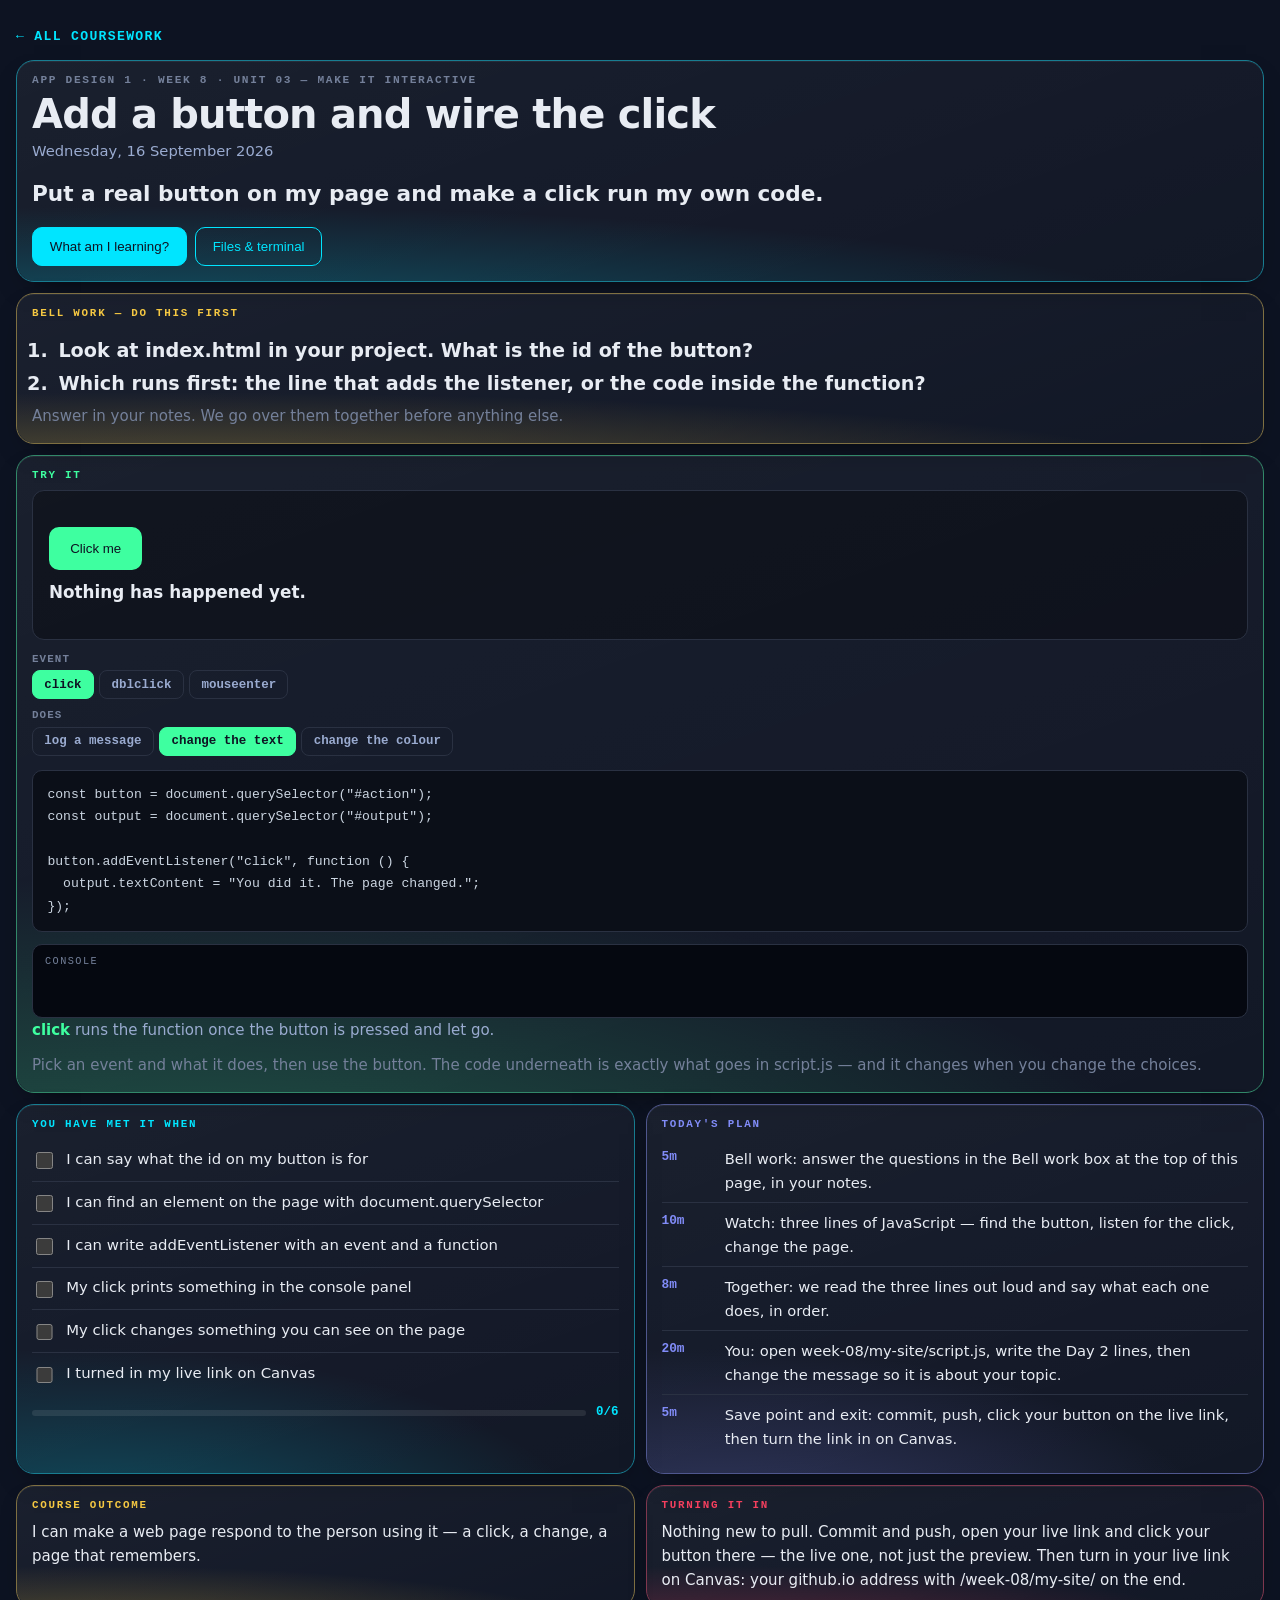
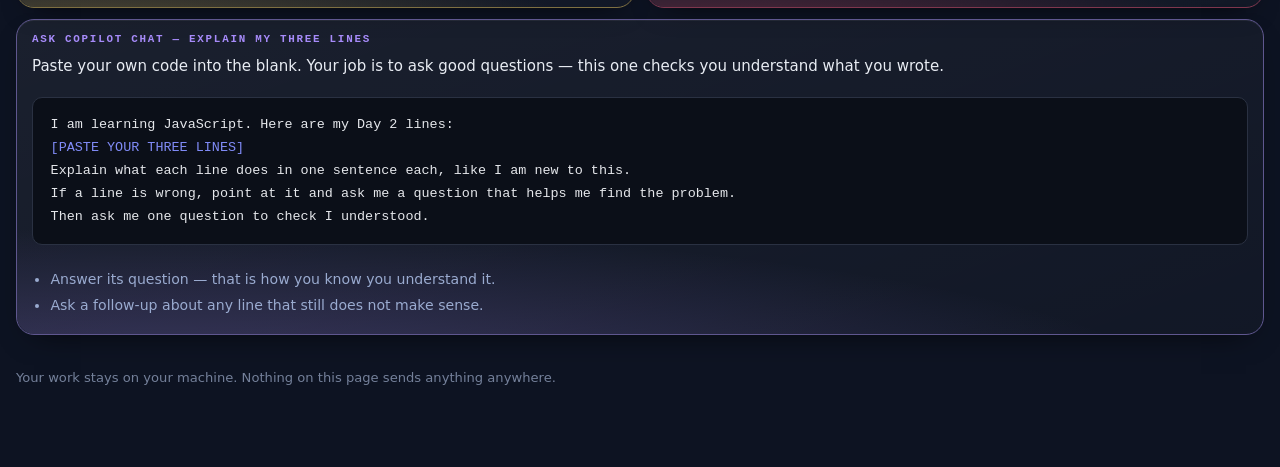
<file: week-08/day-2/index.html>
<!doctype html>
<html lang="en">
<head>
<meta charset="utf-8">
<meta name="viewport" content="width=device-width,initial-scale=1">
<title>Add a button and wire the click — App Design 1</title>
<meta name="color-scheme" content="dark">
<style>
:root{--acc:var(--ss-cyan,#00e5ff)}
*{box-sizing:border-box}
body{margin:0;background:var(--ss-void,#0d1322);color:var(--ss-bone,#e8ecf3);
  font:16px/1.6 var(--ss-body,"Inter",system-ui,sans-serif);padding:1.4rem 1rem 5rem}
.wrap{max-width:96rem;margin:0 auto}
a.back{display:inline-block;color:var(--acc);text-decoration:none;font:600 .82rem/1 var(--ss-mono,ui-monospace,monospace);
  letter-spacing:.1em;text-transform:uppercase;margin:0 0 1rem}

/* ── the grid: the dashboard's, verbatim in behaviour ───────────────────── */
.bento{display:grid;gap:11px;grid-template-columns:repeat(4,minmax(0,1fr));align-items:stretch}
.bento > *{grid-column:span 2}
.bento > .w1{grid-column:span 1}
.bento > .w4{grid-column:span 4}
/* Height-matching only helps when the tiles in a row are already close. On a phone
   two tiles share a row and one of them is a five-item plan — stretched, its short
   neighbour grew 729px of empty gradient. Ragged is correct at this size. */
@media (max-width:760px){.bento{grid-template-columns:repeat(6,minmax(0,1fr));gap:7px;align-items:start}
  .bento > *{grid-column:span 3} .bento > .w1{grid-column:span 3} .bento > .w4{grid-column:span 6}}
@media (min-width:1500px){.bento{grid-template-columns:repeat(8,minmax(0,1fr))}
  .bento > *{grid-column:span 2} .bento > .w1{grid-column:span 2} .bento > .w4{grid-column:span 8}
  /* the lab keeps six columns and the criteria ride alongside it, so the widest
     screen gains density rather than gaining empty space */
  .bento > .lab{grid-column:span 6} .bento > .lab + *{grid-column:span 2}
  /* The plan is five rows of prose next to two tiles of three lines each. Stretched
     into one row the short pair inflate into dead space, which looks worse than the
     raggedness it was fixing. So the plan takes a narrow column two rows tall and the
     other two stack beside it — the row fills, nothing is padded out to match. */
  .bento > .t-plan{grid-column:span 3;grid-row:span 2}
  .bento > .t-clo, .bento > .t-turn{grid-column:span 5}}

/* ── the tile ───────────────────────────────────────────────────────────── */
.tl{position:relative;overflow:hidden;border-radius:18px;padding:14px 15px 15px;display:flex;flex-direction:column;
  background:linear-gradient(160deg,rgba(255,255,255,.055),rgba(255,255,255,.02));
  border:1px solid color-mix(in srgb, var(--acc) 42%, var(--ss-border,#2a3142));
  box-shadow:0 1px 0 rgba(255,255,255,.06) inset,0 12px 30px -18px rgba(0,0,0,.9);
  transition:transform .16s var(--ss-ease,cubic-bezier(.2,.7,.3,1)),border-color .16s}
.tl::after{content:"";position:absolute;inset:0;pointer-events:none;border-radius:inherit;
  background:radial-gradient(125% 85% at 12% 122%, var(--acc) 0%, transparent 66%);opacity:.30}
.tl > *{position:relative;z-index:1}
.k{display:block;font:600 .68rem/1 var(--ss-mono,ui-monospace,monospace);letter-spacing:.16em;
  text-transform:uppercase;color:var(--acc);margin:0 0 .55rem}

/* hero */
.hero{--acc:var(--ss-cyan,#00e5ff)}
.hero .eyebrow{font:600 .7rem/1 var(--ss-mono,ui-monospace,monospace);letter-spacing:.15em;
  text-transform:uppercase;color:var(--ss-faint,#74809a)}
.hero h1{font-family:var(--ss-display,"Syne",system-ui,sans-serif);font-size:clamp(1.5rem,3.4vw,2.5rem);
  line-height:1.08;letter-spacing:-.02em;margin:.45rem 0 .2rem}
.hero .when{color:var(--ss-mist,#9aabd0);font-size:.92rem;margin:0 0 1rem}
.hero .slo{font-size:clamp(1.05rem,1.7vw,1.35rem);font-weight:600;line-height:1.42;margin:0;max-width:52rem}
.hero .row{display:flex;flex-wrap:wrap;gap:.5rem;margin-top:1.1rem}

button.b{cursor:pointer;font:600 .84rem/1 inherit;padding:.7rem 1.05rem;border-radius:10px;
  border:1px solid var(--acc);background:transparent;color:var(--acc);transition:background .15s,color .15s}
button.b:hover{background:var(--acc);color:var(--ss-void,#0d1322)}
button.b.solid{background:var(--acc);color:var(--ss-void,#0d1322)}
button.b.solid:hover{filter:brightness(1.12)}
a.b{display:inline-block;text-decoration:none}

/* success criteria */
.sc{list-style:none;margin:0;padding:0}
.sc li{border-bottom:1px solid var(--ss-border,#2a3142)}
.sc li:last-child{border-bottom:0}
.sc label{display:flex;gap:.65rem;align-items:flex-start;padding:.55rem 0;cursor:pointer;font-size:.93rem}
.sc input{margin-top:.28rem;width:1.05rem;height:1.05rem;accent-color:var(--acc);flex:none}
.sc input:checked + span{color:var(--ss-faint,#74809a);text-decoration:line-through}
.prog{display:flex;align-items:center;gap:.6rem;margin-top:.7rem}
.prog .bar{flex:1;height:6px;border-radius:99px;background:rgba(255,255,255,.09);overflow:hidden}
.prog .bar i{display:block;height:100%;width:0;background:var(--acc);transition:width .25s}
.prog b{font:700 .78rem/1 var(--ss-mono,ui-monospace,monospace);color:var(--acc)}

/* plan */
.plan{list-style:none;margin:0;padding:0}
.plan li{display:flex;gap:.75rem;padding:.5rem 0;border-bottom:1px solid var(--ss-border,#2a3142);font-size:.92rem}
.plan li:last-child{border-bottom:0}
.plan .m{flex:none;width:3.2rem;font:700 .8rem/1.55 var(--ss-mono,ui-monospace,monospace);color:var(--acc)}

/* generic tile text */
.tl p{margin:0 0 .7rem;font-size:.94rem}.tl p:last-child{margin:0}
.tl .big{font-size:1.02rem;line-height:1.5}

/* ── the lab ────────────────────────────────────────────────────────────── */
.lab{--acc:var(--ss-green,#3effa0)}
.lab .stage{background:rgba(0,0,0,.32);border:1px solid var(--ss-border,#2a3142);border-radius:12px;
  padding:16px;min-height:0;height:clamp(150px,20vh,190px);display:flex}
.lab .stage .fx{flex:1;display:flex;gap:10px;transition:all .28s var(--ss-ease,cubic-bezier(.2,.7,.3,1))}
.lab .box{background:color-mix(in srgb,var(--acc) 30%,transparent);border:1px solid var(--acc);
  border-radius:9px;padding:.7rem .9rem;font:700 .82rem/1.3 var(--ss-mono,ui-monospace,monospace);
  color:var(--ss-bone,#e8ecf3);display:grid;place-items:center;transition:all .28s}
.lab .box.b2{min-height:64px}.lab .box.b3{min-height:88px}
.ctrls{margin-top:.9rem;display:grid;gap:.7rem}
.ctrl .cn{font:600 .68rem/1 var(--ss-mono,ui-monospace,monospace);letter-spacing:.1em;text-transform:uppercase;
  color:var(--ss-faint,#74809a);margin-bottom:.35rem}
.seg{display:flex;flex-wrap:wrap;gap:.35rem}
.seg button{cursor:pointer;font:600 .78rem/1 var(--ss-mono,ui-monospace,monospace);padding:.45rem .7rem;
  border-radius:8px;border:1px solid var(--ss-border,#2a3142);background:transparent;color:var(--ss-mist,#9aabd0)}
.seg button[aria-pressed=true]{background:var(--acc);border-color:var(--acc);color:var(--ss-void,#0d1322)}
.readout{margin-top:.9rem;background:#0b0f18;border:1px solid var(--ss-border,#2a3142);border-radius:10px;
  padding:.8rem .9rem;font:.82rem/1.7 var(--ss-mono,ui-monospace,monospace);color:#cbd5e1;overflow-x:auto}
.readout .p{color:var(--ss-peri,#818cf8)}.readout .v{color:var(--ss-green,#3effa0)}
.axis{margin-top:.75rem;font-size:.87rem;color:var(--ss-mist,#9aabd0)}
.axis b{color:var(--acc)}
.slid{width:100%;accent-color:var(--acc)}

/* ── modal ──────────────────────────────────────────────────────────────── */
dialog{border:none;padding:0;background:transparent;max-width:min(46rem,94vw);width:100%}
dialog::backdrop{background:rgba(6,9,16,.74)}
.sheet{background:var(--ss-ink,#161d31);border:1px solid var(--ss-border,#2a3142);border-radius:18px;
  padding:1.4rem 1.5rem;color:var(--ss-bone,#e8ecf3);max-height:84vh;overflow:auto}
.sheet h3{font-family:var(--ss-display,"Syne",system-ui,sans-serif);font-size:1.25rem;margin:0 0 .8rem}
.sheet p{font-size:.98rem;margin:0 0 .9rem}
.sheet .x{position:sticky;top:0;float:right;cursor:pointer;background:transparent;border:1px solid var(--ss-border,#2a3142);
  color:var(--ss-mist,#9aabd0);border-radius:8px;font:600 .75rem/1 var(--ss-mono,ui-monospace,monospace);padding:.45rem .6rem}
.sheet img{width:100%;height:auto;border-radius:10px;border:1px solid var(--ss-border,#2a3142)}
pre.code{background:#0b0f18;border:1px solid var(--ss-border,#2a3142);border-radius:10px;padding:1rem 1.1rem;
  overflow-x:auto;font:.84rem/1.7 var(--ss-mono,ui-monospace,monospace);color:#e5e7eb;margin:.5rem 0;position:relative}
pre.code b{color:var(--ss-peri,#818cf8);font-weight:400}
.codewrap{position:relative}
.codewrap .cp{position:absolute;top:.55rem;right:.55rem;cursor:pointer;border:1px solid #3b4252;background:#1c2230;
  color:var(--ss-peri,#818cf8);font:600 .72rem/1 var(--ss-mono,ui-monospace,monospace);letter-spacing:.06em;
  text-transform:uppercase;padding:.42rem .65rem;border-radius:6px}
.codewrap .cp.ok{background:#064e3b;border-color:#10b981;color:#6ee7b7}
.files{list-style:none;margin:.5rem 0 0;padding:0}
.files li{padding:.5rem 0;border-top:1px solid var(--ss-border,#2a3142)}
.files a{color:var(--acc);font:600 .9rem/1.5 var(--ss-mono,ui-monospace,monospace);text-decoration:none}
.files span{display:block;color:var(--ss-faint,#74809a);font-size:.85rem;margin-top:.1rem}
.who{display:flex;gap:.7rem;flex-wrap:wrap;margin:0 0 .8rem}
.who label{flex:1 1 9rem;font:600 .7rem/1 var(--ss-mono,ui-monospace,monospace);letter-spacing:.08em;
  text-transform:uppercase;color:var(--ss-faint,#74809a)}
.who input{display:block;width:100%;margin-top:.35rem;padding:.55rem .65rem;font:inherit;color:var(--ss-bone,#e8ecf3);
  background:rgba(0,0,0,.3);border:1px solid var(--ss-border,#2a3142);border-radius:8px}
.who input:focus{outline:none;border-color:var(--acc)}
.hint{color:var(--ss-faint,#74809a);font-size:.85rem;margin:.6rem 0 0}
footer{max-width:96rem;margin:2rem auto 0;color:var(--ss-faint,#74809a);font-size:.82rem}

/* ── JavaScript labs ────────────────────────────────────────────────────────
   A JavaScript day has no box to push around; what it has is a console that talks back.
   So these labs carry a small console, styled like the real one, and every lab's readout
   is the exact code the student would type into script.js. */
.lab .jsrow{display:flex;flex-wrap:wrap;gap:.6rem;align-items:center;width:100%}
.lab .jsin{flex:1;min-width:10rem;padding:.65rem .8rem;border-radius:9px;border:1px solid var(--ss-border,#2a3142);
  background:rgba(0,0,0,.35);color:var(--ss-bone,#e8ecf3);font:.95rem var(--ss-mono,ui-monospace,monospace)}
.lab .jsin:focus{outline:none;border-color:var(--acc)}
.lab .demo{font:700 .95rem/1 inherit;background:var(--acc);color:#0d1322;border:2px solid var(--acc);
  border-radius:10px;padding:.75rem 1.2rem;cursor:pointer;transition:filter .15s,transform .1s}
.lab .demo:hover{filter:brightness(1.12)}.lab .demo:active{transform:translateY(2px)}
.lab .demo:focus-visible{outline:none;box-shadow:0 0 0 4px rgba(255,255,255,.35)}
.lab .val{font:700 clamp(1.3rem,3vw,2.1rem)/1.15 var(--ss-display,system-ui,sans-serif);color:var(--ss-bone,#e8ecf3)}
.lab .stage.col{flex-direction:column;align-items:flex-start;justify-content:center;gap:.8rem;height:auto;min-height:150px}
.devcon{margin-top:.8rem;background:#050810;border:1px solid var(--ss-border,#2a3142);border-radius:10px;
  min-height:4.6rem;max-height:9rem;overflow:auto;padding:.5rem .75rem;font:.8rem/1.6 var(--ss-mono,ui-monospace,monospace)}
.devcon .hd{color:var(--ss-faint,#74809a);font-size:.64rem;letter-spacing:.14em;text-transform:uppercase;margin-bottom:.25rem}
.devcon .ok{color:#e5e7eb}.devcon .ok::before{content:"› ";color:var(--ss-faint,#74809a)}
.devcon .err{color:#fca5a5;background:rgba(244,63,94,.12);border-radius:5px;padding:0 .35rem}

/* ── Bell work ──────────────────────────────────────────────────────────── */
.bellq{margin:.2rem 0 0;padding-left:1.4rem;font-size:clamp(1rem,1.5vw,1.2rem);font-weight:600;line-height:1.45}
.bellq li{margin:.35rem 0;padding-left:.25rem}

/* ── Ask Copilot Chat ───────────────────────────────────────────────────── */
.t-prompt pre.code{white-space:pre-wrap}
.t-prompt .rules{margin:.7rem 0 0;padding-left:1.15rem;font-size:.88rem;color:var(--ss-mist,#9aabd0)}
.t-prompt .rules li{margin:.2rem 0}
</style>
</head>
<body>
<div class="wrap">
  <a class="back" href="../../">&larr; All coursework</a>
  <div class="bento">
    <section class="tl hero w4">
      <div class="eyebrow">App Design 1 &middot; Week 8 &middot; Unit 03 — Make it interactive</div>
      <h1>Add a button and wire the click</h1>
      <p class="when">Wednesday, 16 September 2026</p>
      <p class="slo">Put a real button on my page and make a click run my own code.</p>
      <div class="row">
        <button class="b solid" data-open="m-read" type="button">What am I learning?</button>
        
        <button class="b" data-open="m-files" type="button">Files &amp; terminal</button>
      </div>
    </section>
    <section class="tl w4 t-bell" style="--acc:var(--ss-gold,#f5c842)">
      <span class="k">Bell work — do this first</span>
      <ol class="bellq"><li>Look at index.html in your project. What is the id of the button?</li><li>Which runs first: the line that adds the listener, or the code inside the function?</li></ol>
      <p class="hint">Answer in your notes. We go over them together before anything else.</p>
    </section>
    <section class="tl lab w4" id="lab" data-lab="click">
      <span class="k">Try it</span>
      <div class="stage col">
        <button class="demo" id="cbtn" type="button">Click me</button>
        <p class="val" id="ctext" style="font-size:1.05rem;margin:0">Nothing has happened yet.</p>
      </div>
      <div class="ctrls">
        <div class="ctrl"><div class="cn">event</div><div class="seg" data-prop="event">
      <button type="button" data-v="click" aria-pressed="true">click</button><button type="button" data-v="dblclick" aria-pressed="false">dblclick</button><button type="button" data-v="mouseenter" aria-pressed="false">mouseenter</button>
    </div></div>
        <div class="ctrl"><div class="cn">does</div><div class="seg" data-prop="does">
      <button type="button" data-v="log" aria-pressed="false">log a message</button><button type="button" data-v="text" aria-pressed="true">change the text</button><button type="button" data-v="colour" aria-pressed="false">change the colour</button>
    </div></div>
      </div>
      <div class="readout" id="ro"></div>
      <div class="devcon" id="cout"><div class="hd">Console</div></div>
      <p class="axis" id="axis"></p>
      <p class="hint">Pick an event and what it does, then use the button. The code underneath is exactly what goes in script.js — and it changes when you change the choices.</p>
    </section>
    <section class="tl">
      <span class="k">You have met it when</span>
      <ul class="sc"><li><label><input type="checkbox" data-sc="0"><span>I can say what the id on my button is for</span></label></li><li><label><input type="checkbox" data-sc="1"><span>I can find an element on the page with document.querySelector</span></label></li><li><label><input type="checkbox" data-sc="2"><span>I can write addEventListener with an event and a function</span></label></li><li><label><input type="checkbox" data-sc="3"><span>My click prints something in the console panel</span></label></li><li><label><input type="checkbox" data-sc="4"><span>My click changes something you can see on the page</span></label></li><li><label><input type="checkbox" data-sc="5"><span>I turned in my live link on Canvas</span></label></li></ul>
      <div class="prog"><div class="bar"><i id="scbar"></i></div><b id="scnum">0/6</b></div>
    </section>
    <section class="tl t-plan" style="--acc:var(--ss-peri,#818cf8)">
      <span class="k">Today's plan</span>
      <ul class="plan"><li><span class="m">5m</span><span>Bell work: answer the questions in the Bell work box at the top of this page, in your notes.</span></li><li><span class="m">10m</span><span>Watch: three lines of JavaScript — find the button, listen for the click, change the page.</span></li><li><span class="m">8m</span><span>Together: we read the three lines out loud and say what each one does, in order.</span></li><li><span class="m">20m</span><span>You: open week-08/my-site/script.js, write the Day 2 lines, then change the message so it is about your topic.</span></li><li><span class="m">5m</span><span>Save point and exit: commit, push, click your button on the live link, then turn the link in on Canvas.</span></li></ul>
    </section>
    <section class="tl t-clo" style="--acc:var(--ss-gold,#f5c842)">
      <span class="k">Course outcome</span><p>I can make a web page respond to the person using it — a click, a change, a page that remembers.</p>
    </section>
    <section class="tl t-turn" style="--acc:var(--ss-rose,#f43f5e)">
      <span class="k">Turning it in</span><p>Nothing new to pull. Commit and push, open your live link and click your button there — the live one, not just the preview. Then turn in your live link on Canvas: your github.io address with /week-08/my-site/ on the end.</p>
    </section>
    <section class="tl w4 t-prompt" style="--acc:var(--ss-violet,#a78bfa)">
      <span class="k">Ask Copilot Chat — explain my three lines</span>
      <p>Paste your own code into the blank. Your job is to ask good questions — this one checks you understand what you wrote.</p>
      <div class="codewrap"><button class="cp" type="button">Copy</button><pre class="code">I am learning JavaScript. Here are my Day 2 lines:
<b>[PASTE YOUR THREE LINES]</b>
Explain what each line does in one sentence each, like I am new to this.
If a line is wrong, point at it and ask me a question that helps me find the problem.
Then ask me one question to check I understood.</pre></div>
      <ul class="rules"><li>Answer its question — that is how you know you understand it.</li><li>Ask a follow-up about any line that still does not make sense.</li></ul>
    </section>
  </div>
  <footer>Your work stays on your machine. Nothing on this page sends anything anywhere.</footer>
</div>

  <dialog id="m-read"><div class="sheet"><button class="x" data-close type="button">Close</button>
    <h3>What am I learning?</h3><p>Three lines today, and they are the three lines behind nearly every button on the internet.</p><p>The first finds the button. Every element can have an id, and document.querySelector(&quot;#action&quot;) means “find the thing whose id is action.” The # is what says id — leave it off and JavaScript finds nothing.</p><p>The second listens. addEventListener(&quot;click&quot;, function () { … }) means “when this is clicked, run the code inside the curly brackets.” Here is the part that surprises people: that code does not run when the page loads. It sits there waiting. It only runs when the click actually happens.</p><p>The third changes what you see. textContent is the words inside an element, and setting it swaps them for new ones. That is the moment your page responds to a person.</p></div></dialog>

  

  <dialog id="m-files"><div class="sheet"><button class="x" data-close type="button">Close</button>
    <h3>Files &amp; terminal</h3>
    <p>Everything for this week is already in your week folder.</p>

    <h3 style="margin-top:1.3rem">Get the whole week — once</h3>
    <p>The whole week comes down in one go — all four days and the project you build in. Run this once, on Tuesday, in the terminal at the bottom of your Codespace.</p>
    <div class="codewrap"><button class="cp" type="button">Copy</button><pre class="code"><b># the whole week in one go — do this once</b>
npx degit coltonsharp-dev/ALA2627-ASD-Coursework/week-08 week-08
cd week-08/my-site
python -m http.server 8000</pre></div>
    <p>Wednesday to Friday there is nothing to pull. Your project is already in week-08/my-site — open it, start the preview with the last line, and keep going.</p>
    <p class="hint">Terminal not co-operating? The Week 8 page has a Download button for the same project. Use it and keep going — do not lose a period to a command.</p>
  </div></dialog>
<script>
var NL = String.fromCharCode(10);
var RC = null;

/* modals */
document.querySelectorAll("[data-open]").forEach(function(b){
  b.addEventListener("click", function(){
    var d = document.getElementById(b.getAttribute("data-open"));
    if (d && d.showModal) d.showModal();
  });
});
document.querySelectorAll("[data-close]").forEach(function(b){
  b.addEventListener("click", function(){ b.closest("dialog").close(); });
});
document.querySelectorAll("dialog").forEach(function(d){
  d.addEventListener("click", function(e){ if (e.target === d) d.close(); });
});

/* success criteria progress */
var scBoxes = [].slice.call(document.querySelectorAll("input[data-sc]"));
var scBar = document.getElementById("scbar"), scNum = document.getElementById("scnum");
function scSync(){
  var n = scBoxes.filter(function(b){ return b.checked; }).length;
  if (scBar) scBar.style.width = (scBoxes.length ? (n / scBoxes.length) * 100 : 0) + "%";
  if (scNum) scNum.textContent = n + "/" + scBoxes.length;
}
scBoxes.forEach(function(b){ b.addEventListener("change", scSync); });
scSync();

/* copy buttons */
document.querySelectorAll(".codewrap .cp").forEach(function(b){
  b.addEventListener("click", function(){
    var t = b.parentElement.querySelector("pre").innerText;
    function done(){ b.textContent = "Copied"; b.classList.add("ok");
      setTimeout(function(){ b.textContent = "Copy"; b.classList.remove("ok"); }, 1600); }
    function fb(){ var r = document.createRange(); r.selectNodeContents(b.parentElement.querySelector("pre"));
      var s = getSelection(); s.removeAllRanges(); s.addRange(r); b.textContent = "Press Ctrl+C";
      setTimeout(function(){ b.textContent = "Copy"; }, 2200); }
    if (navigator.clipboard) navigator.clipboard.writeText(t).then(done, fb); else fb();
  });
});

/* ---- labs ---- */
var fx = document.getElementById("fx"), ro = document.getElementById("ro"), axis = document.getElementById("axis");
var state = {};
function segWire(onChange){
  document.querySelectorAll(".seg").forEach(function(seg){
    var prop = seg.getAttribute("data-prop");
    var pressed = seg.querySelector("[aria-pressed=true]");
    state[prop] = pressed ? pressed.getAttribute("data-v") : null;
    seg.querySelectorAll("button").forEach(function(btn){
      btn.addEventListener("click", function(){
        seg.querySelectorAll("button").forEach(function(o){ o.setAttribute("aria-pressed", "false"); });
        btn.setAttribute("aria-pressed", "true");
        state[prop] = btn.getAttribute("data-v");
        onChange();
      });
    });
  });
  onChange();
}
function css(rules){
  return rules.map(function(r){
    return '<span class="p">' + r[0] + '</span>: <span class="v">' + r[1] + '</span>;';
  }).join("<br>");
}

if (fx && document.querySelector('.seg[data-prop="flex-direction"]')) {
  segWire(function(){
    fx.style.flexDirection  = state["flex-direction"];
    fx.style.justifyContent = state["justify-content"];
    fx.style.alignItems     = state["align-items"];
    ro.innerHTML = ".cards {<br>&nbsp;&nbsp;" + css([
      ["display","flex"],["flex-direction",state["flex-direction"]],
      ["justify-content",state["justify-content"]],["align-items",state["align-items"]]
    ]).split("<br>").join("<br>&nbsp;&nbsp;") + "<br>}";
    var col = state["flex-direction"] === "column";
    axis.innerHTML = col
      ? "Direction is <b>column</b>, so the main axis runs <b>down</b>. justify-content is now moving things <b>vertically</b> and align-items is moving them <b>across</b>. They swapped."
      : "Direction is <b>row</b>, so the main axis runs <b>across</b>. justify-content moves things <b>horizontally</b>, align-items moves them <b>vertically</b>.";
  });
}

if (fx && document.querySelector('.seg[data-prop="tool"]')) {
  var b1 = document.getElementById("sb1"), b2 = document.getElementById("sb2"), b3 = document.getElementById("sb3");
  segWire(function(){
    var n = state["size"] + "px", tool = state["tool"];
    fx.style.gap = tool === "gap" ? n : "0px";
    [b1,b2,b3].forEach(function(b){
      b.style.padding = tool === "padding" ? n : "0.7rem 0.9rem";
      b.style.margin  = tool === "margin"  ? n : "0px";
    });
    ro.innerHTML = tool === "gap"
      ? ".cards {<br>&nbsp;&nbsp;" + css([["display","flex"],["gap",n]]).split("<br>").join("<br>&nbsp;&nbsp;") + "<br>}"
      : ".card {<br>&nbsp;&nbsp;" + css([[tool,n]]) + "<br>}";
    axis.innerHTML = tool === "gap"
      ? "<b>gap</b> sits between the boxes and adds nothing to the outside edges. It only works because the parent is a flex container."
      : tool === "padding"
        ? "<b>padding</b> is inside each box, so the boxes grow. The space between them has not changed."
        : "<b>margin</b> is outside each box, so it pushes the neighbours away &mdash; and it also pushes against the container edge, which gap does not.";
  });
}

if (document.getElementById("dbtn")) {
  var ro2 = document.getElementById("ro");
  ro2.innerHTML = ".btn:hover&nbsp;&nbsp;&nbsp;&nbsp;{ " + '<span class="p">filter</span>: <span class="v">brightness(1.15)</span>;' + " }<br>" +
    ".btn:focus-visible { " + '<span class="p">box-shadow</span>: <span class="v">0 0 0 4px</span>;' + " }<br>" +
    ".btn:active&nbsp;&nbsp;&nbsp;{ " + '<span class="p">transform</span>: <span class="v">translateY(2px)</span>;' + " }";
}

/* ---- JavaScript labs ---- */
function escH(t){ return String(t).split("&").join("&amp;").split("<").join("&lt;").split(">").join("&gt;"); }
var cout = document.getElementById("cout");
function logLine(text, bad){
  if (!cout) return;
  var row = document.createElement("div"); row.className = bad ? "err" : "ok"; row.textContent = text;
  cout.appendChild(row); cout.scrollTop = cout.scrollHeight;
}

if (document.querySelector('[data-lab="console"]')) {
  var cin = document.getElementById("cin");
  var cline = function(){
    var msg = cin.value;
    return state["quotes"] === "forgot" ? "console.log(" + msg + ");" : 'console.log("' + msg + '");';
  };
  segWire(function(){ ro.innerHTML = '<span class="p">// script.js</span><br>' + escH(cline()); });
  cin.addEventListener("input", function(){ ro.innerHTML = '<span class="p">// script.js</span><br>' + escH(cline()); });
  document.getElementById("crun").addEventListener("click", function(){
    var msg = cin.value;
    if (state["quotes"] === "forgot") {
      /* the real browser error, not a made-up one: one word is a name nobody defined;
         several words are not even valid code, so the browser stops before running it */
      var parts = msg.trim().split(" ").filter(function(w){ return w.length; });
      if (parts.length > 1) {
        logLine("Uncaught SyntaxError: missing ) after argument list", true);
        axis.innerHTML = "Red. Without quotes, JavaScript reads <b>" + escH(parts[0]) + " " + escH(parts[1]) + "</b> as code, and that is not valid code &mdash; so nothing in the file runs. Quotes mean <b>this is text</b>.";
      } else {
        var word = parts[0] || "message";
        logLine("Uncaught ReferenceError: " + word + " is not defined", true);
        axis.innerHTML = "Red. Without quotes JavaScript thinks <b>" + escH(word) + "</b> is the name of something, and nothing has that name. Quotes mean <b>this is text</b>.";
      }
    } else {
      logLine(msg, false);
      axis.innerHTML = "It printed. That is JavaScript talking back to you &mdash; every day this week starts here.";
    }
  });
}

if (document.querySelector('[data-lab="click"]')) {
  var kb = document.getElementById("cbtn"), kt = document.getElementById("ctext");
  var kcol = ["#3effa0", "#f5c842", "#818cf8", "#f43f5e"], kci = 0, kev = null;
  var kdo = function(){
    var d = state["does"];
    if (d === "log") logLine("The button was used (" + state["event"] + ")", false);
    if (d === "text") kt.textContent = "You did it. The page changed.";
    if (d === "colour") { kci = (kci + 1) % kcol.length; kb.style.background = kcol[kci]; kb.style.borderColor = kcol[kci]; }
  };
  segWire(function(){
    if (kev) kb.removeEventListener(kev, kdo);
    kev = state["event"]; kb.addEventListener(kev, kdo);
    kt.textContent = "Nothing has happened yet."; kb.style.background = ""; kb.style.borderColor = "";
    var inner = state["does"] === "log" ? 'console.log("The button was used");'
      : state["does"] === "text" ? 'output.textContent = "You did it. The page changed.";'
      : 'button.style.background = "gold";';
    var lines = ['const button = document.querySelector("#action");'];
    if (state["does"] === "text") lines.push('const output = document.querySelector("#output");');
    lines.push("");
    lines.push('button.addEventListener("' + kev + '", function () {');
    ro.innerHTML = lines.map(escH).join("<br>") + "<br>&nbsp;&nbsp;" + escH(inner) + "<br>" + escH("});");
    axis.innerHTML = kev === "click" ? "<b>click</b> runs the function once the button is pressed and let go."
      : kev === "dblclick" ? "<b>dblclick</b> needs two quick clicks. Try one click &mdash; nothing happens now."
      : "<b>mouseenter</b> runs the moment the pointer arrives. No click at all.";
  });
}

if (document.querySelector('[data-lab="state"]')) {
  var sb = document.getElementById("sbtn"), sv = document.getElementById("sval");
  var count = 0, isOn = false, spot = 0, msgs = ["Go team!", "Practice starts at 3", "Big game Friday"];
  var sdraw = function(){
    var f = state["feature"], code = [];
    if (f === "counter") { sv.textContent = String(count); sb.textContent = "Add one";
      code = ["let count = " + count + ";", "", "function addOne() {", "  count = count + 1;", "  output.textContent = count;", "}", "", 'button.addEventListener("click", addOne);']; }
    if (f === "toggle") { sv.textContent = isOn ? "ON" : "OFF"; sb.textContent = "Switch";
      code = ["let isOn = " + isOn + ";", "", "function flip() {", "  isOn = !isOn;", '  output.textContent = isOn ? "ON" : "OFF";', "}", "", 'button.addEventListener("click", flip);']; }
    if (f === "messages") { sv.textContent = msgs[spot]; sb.textContent = "Next";
      code = ['let messages = ["Go team!", "Practice starts at 3", "Big game Friday"];', "let spot = " + spot + ";", "", "function next() {", "  spot = (spot + 1) % messages.length;", "  output.textContent = messages[spot];", "}", "", 'button.addEventListener("click", next);']; }
    ro.innerHTML = code.map(function(l){ return escH(l).split("  ").join("&nbsp;&nbsp;"); }).join("<br>");
  };
  sb.addEventListener("click", function(){
    var f = state["feature"];
    if (f === "counter") count = count + 1;
    if (f === "toggle") isOn = !isOn;
    if (f === "messages") spot = (spot + 1) % msgs.length;
    sdraw();
    axis.innerHTML = "Look at the first line: the value changed. <b>That is a variable</b> &mdash; the page remembering something between clicks.";
  });
  segWire(sdraw);
}

/* receipt */
var rcGo = document.getElementById("rc-go");
if (rcGo) rcGo.addEventListener("click", function(){
  var name = (document.getElementById("rc-name").value || "").trim();
  var period = (document.getElementById("rc-period").value || "").trim();
  var msg = document.getElementById("rc-msg");
  if (!name) { msg.textContent = "Put your name in first — the receipt is no use without it."; return; }
  var boxes = [].slice.call(document.querySelectorAll("input[data-rc]"));
  var items = boxes.map(function(b){
    return { done: b.checked, text: b.parentElement.querySelector("span").textContent.trim() };
  });
  var doneN = items.filter(function(i){ return i.done; }).length;
  var L = [];
  L.push("RECEIPT — " + RC.course);
  L.push(RC.title);
  L.push("Week " + RC.week + " · Day " + RC.day + " · " + RC.date);
  L.push("");
  L.push("Name:      " + name);
  L.push("Period:    " + (period || "not given"));
  L.push("Finished:  " + new Date().toLocaleString());
  L.push("Completed: " + doneN + " of " + items.length);
  L.push("");
  L.push("WHAT I DID");
  items.forEach(function(i, n){ L.push("  [" + (i.done ? "x" : " ") + "] " + (n + 1) + ". " + i.text); });
  L.push("");
  var basis = name + "|" + period + "|" + RC.day + "|" + items.map(function(i){ return i.done ? 1 : 0; }).join("");
  var h = 0; for (var k = 0; k < basis.length; k++) { h = ((h << 5) - h + basis.charCodeAt(k)) | 0; }
  L.push("check: " + (h >>> 0).toString(36).toUpperCase());
  L.push("(If this line is edited it will not match the answers above.)");
  var a = document.createElement("a");
  a.href = URL.createObjectURL(new Blob([L.join(NL)], { type: "text/plain" }));
  a.download = RC.file + "-" + name.toLowerCase().replace(/[^a-z0-9]+/g, "-").replace(/^-|-$/g, "") + ".txt";
  document.body.appendChild(a); a.click(); a.remove();
  msg.textContent = "Downloaded. Upload that file to the assignment.";
});
</script>
</body>
</html>
</file>
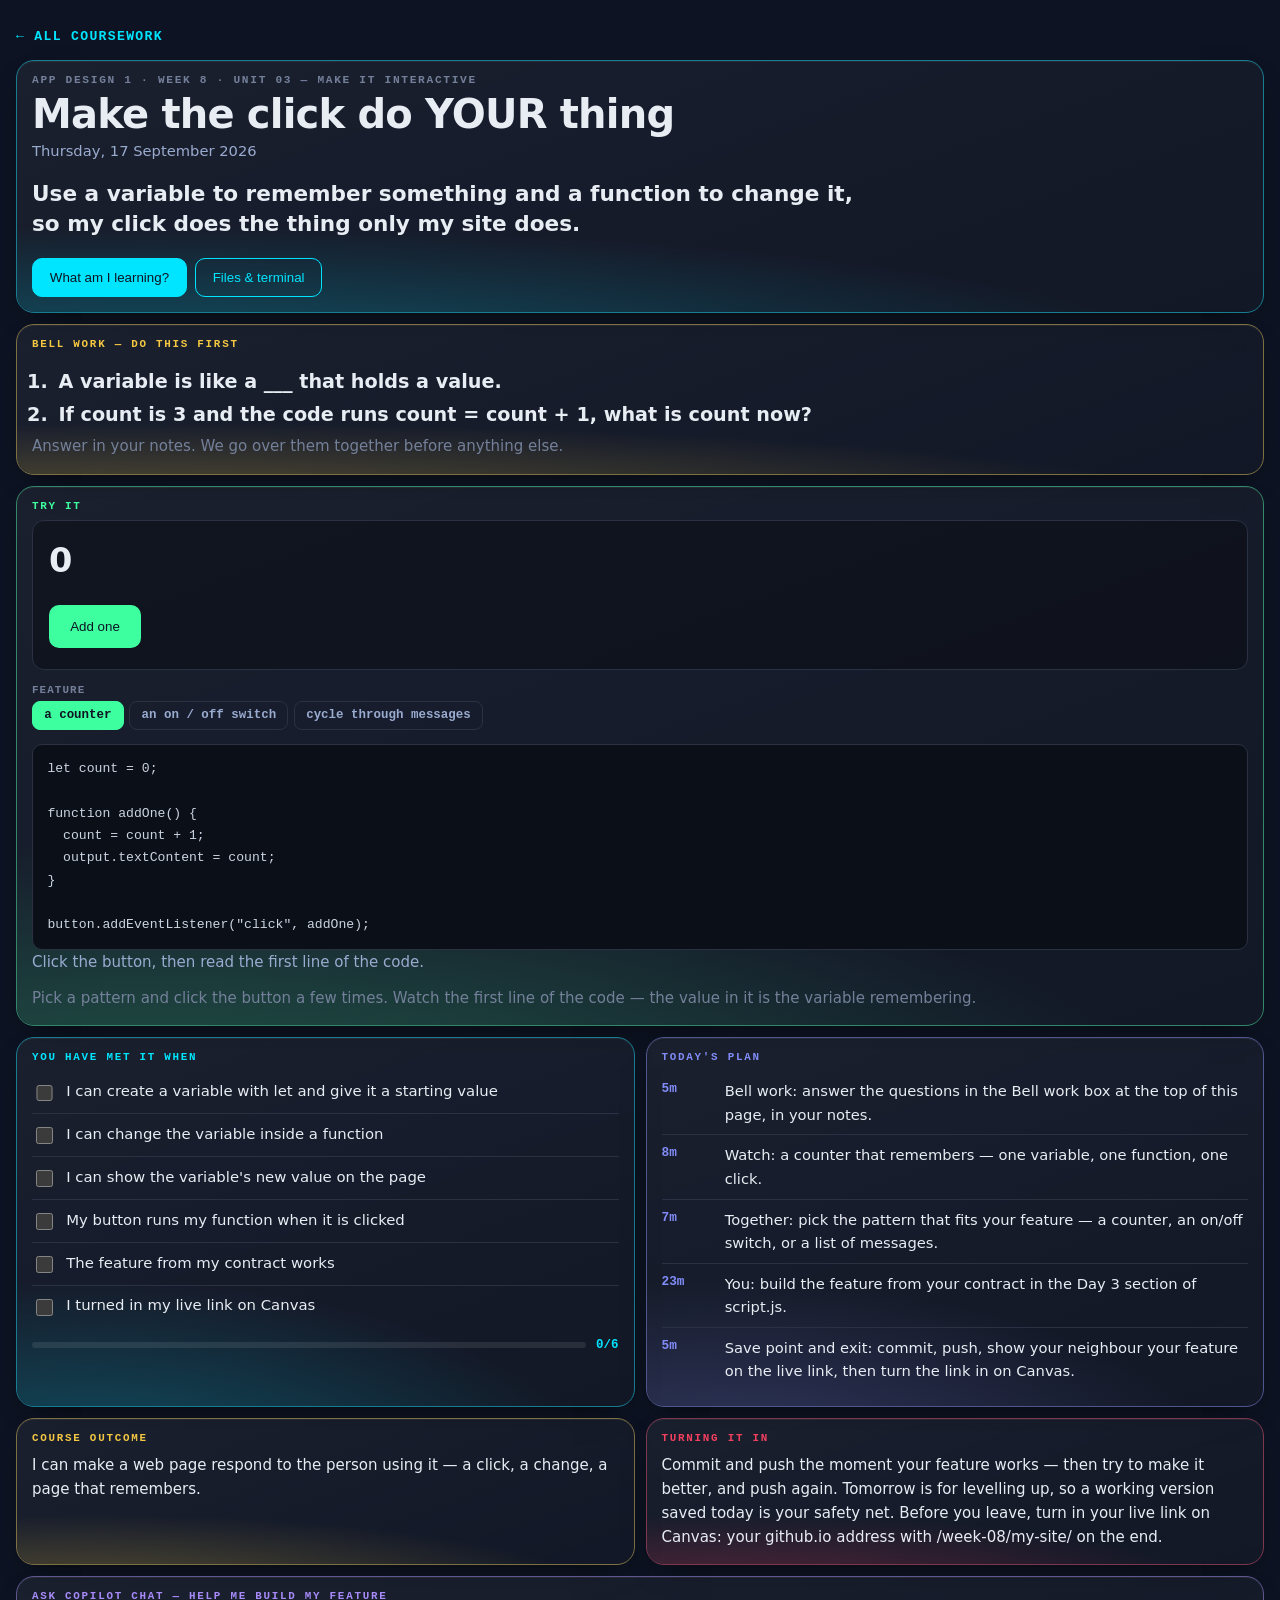
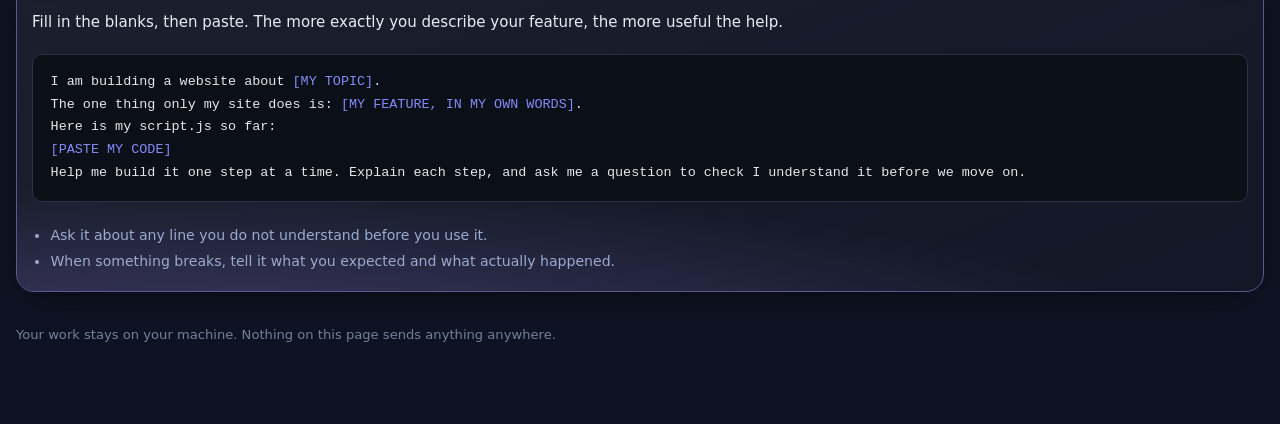
<file: week-08/day-3/index.html>
<!doctype html>
<html lang="en">
<head>
<meta charset="utf-8">
<meta name="viewport" content="width=device-width,initial-scale=1">
<title>Make the click do YOUR thing — App Design 1</title>
<meta name="color-scheme" content="dark">
<style>
:root{--acc:var(--ss-cyan,#00e5ff)}
*{box-sizing:border-box}
body{margin:0;background:var(--ss-void,#0d1322);color:var(--ss-bone,#e8ecf3);
  font:16px/1.6 var(--ss-body,"Inter",system-ui,sans-serif);padding:1.4rem 1rem 5rem}
.wrap{max-width:96rem;margin:0 auto}
a.back{display:inline-block;color:var(--acc);text-decoration:none;font:600 .82rem/1 var(--ss-mono,ui-monospace,monospace);
  letter-spacing:.1em;text-transform:uppercase;margin:0 0 1rem}

/* ── the grid: the dashboard's, verbatim in behaviour ───────────────────── */
.bento{display:grid;gap:11px;grid-template-columns:repeat(4,minmax(0,1fr));align-items:stretch}
.bento > *{grid-column:span 2}
.bento > .w1{grid-column:span 1}
.bento > .w4{grid-column:span 4}
/* Height-matching only helps when the tiles in a row are already close. On a phone
   two tiles share a row and one of them is a five-item plan — stretched, its short
   neighbour grew 729px of empty gradient. Ragged is correct at this size. */
@media (max-width:760px){.bento{grid-template-columns:repeat(6,minmax(0,1fr));gap:7px;align-items:start}
  .bento > *{grid-column:span 3} .bento > .w1{grid-column:span 3} .bento > .w4{grid-column:span 6}}
@media (min-width:1500px){.bento{grid-template-columns:repeat(8,minmax(0,1fr))}
  .bento > *{grid-column:span 2} .bento > .w1{grid-column:span 2} .bento > .w4{grid-column:span 8}
  /* the lab keeps six columns and the criteria ride alongside it, so the widest
     screen gains density rather than gaining empty space */
  .bento > .lab{grid-column:span 6} .bento > .lab + *{grid-column:span 2}
  /* The plan is five rows of prose next to two tiles of three lines each. Stretched
     into one row the short pair inflate into dead space, which looks worse than the
     raggedness it was fixing. So the plan takes a narrow column two rows tall and the
     other two stack beside it — the row fills, nothing is padded out to match. */
  .bento > .t-plan{grid-column:span 3;grid-row:span 2}
  .bento > .t-clo, .bento > .t-turn{grid-column:span 5}}

/* ── the tile ───────────────────────────────────────────────────────────── */
.tl{position:relative;overflow:hidden;border-radius:18px;padding:14px 15px 15px;display:flex;flex-direction:column;
  background:linear-gradient(160deg,rgba(255,255,255,.055),rgba(255,255,255,.02));
  border:1px solid color-mix(in srgb, var(--acc) 42%, var(--ss-border,#2a3142));
  box-shadow:0 1px 0 rgba(255,255,255,.06) inset,0 12px 30px -18px rgba(0,0,0,.9);
  transition:transform .16s var(--ss-ease,cubic-bezier(.2,.7,.3,1)),border-color .16s}
.tl::after{content:"";position:absolute;inset:0;pointer-events:none;border-radius:inherit;
  background:radial-gradient(125% 85% at 12% 122%, var(--acc) 0%, transparent 66%);opacity:.30}
.tl > *{position:relative;z-index:1}
.k{display:block;font:600 .68rem/1 var(--ss-mono,ui-monospace,monospace);letter-spacing:.16em;
  text-transform:uppercase;color:var(--acc);margin:0 0 .55rem}

/* hero */
.hero{--acc:var(--ss-cyan,#00e5ff)}
.hero .eyebrow{font:600 .7rem/1 var(--ss-mono,ui-monospace,monospace);letter-spacing:.15em;
  text-transform:uppercase;color:var(--ss-faint,#74809a)}
.hero h1{font-family:var(--ss-display,"Syne",system-ui,sans-serif);font-size:clamp(1.5rem,3.4vw,2.5rem);
  line-height:1.08;letter-spacing:-.02em;margin:.45rem 0 .2rem}
.hero .when{color:var(--ss-mist,#9aabd0);font-size:.92rem;margin:0 0 1rem}
.hero .slo{font-size:clamp(1.05rem,1.7vw,1.35rem);font-weight:600;line-height:1.42;margin:0;max-width:52rem}
.hero .row{display:flex;flex-wrap:wrap;gap:.5rem;margin-top:1.1rem}

button.b{cursor:pointer;font:600 .84rem/1 inherit;padding:.7rem 1.05rem;border-radius:10px;
  border:1px solid var(--acc);background:transparent;color:var(--acc);transition:background .15s,color .15s}
button.b:hover{background:var(--acc);color:var(--ss-void,#0d1322)}
button.b.solid{background:var(--acc);color:var(--ss-void,#0d1322)}
button.b.solid:hover{filter:brightness(1.12)}
a.b{display:inline-block;text-decoration:none}

/* success criteria */
.sc{list-style:none;margin:0;padding:0}
.sc li{border-bottom:1px solid var(--ss-border,#2a3142)}
.sc li:last-child{border-bottom:0}
.sc label{display:flex;gap:.65rem;align-items:flex-start;padding:.55rem 0;cursor:pointer;font-size:.93rem}
.sc input{margin-top:.28rem;width:1.05rem;height:1.05rem;accent-color:var(--acc);flex:none}
.sc input:checked + span{color:var(--ss-faint,#74809a);text-decoration:line-through}
.prog{display:flex;align-items:center;gap:.6rem;margin-top:.7rem}
.prog .bar{flex:1;height:6px;border-radius:99px;background:rgba(255,255,255,.09);overflow:hidden}
.prog .bar i{display:block;height:100%;width:0;background:var(--acc);transition:width .25s}
.prog b{font:700 .78rem/1 var(--ss-mono,ui-monospace,monospace);color:var(--acc)}

/* plan */
.plan{list-style:none;margin:0;padding:0}
.plan li{display:flex;gap:.75rem;padding:.5rem 0;border-bottom:1px solid var(--ss-border,#2a3142);font-size:.92rem}
.plan li:last-child{border-bottom:0}
.plan .m{flex:none;width:3.2rem;font:700 .8rem/1.55 var(--ss-mono,ui-monospace,monospace);color:var(--acc)}

/* generic tile text */
.tl p{margin:0 0 .7rem;font-size:.94rem}.tl p:last-child{margin:0}
.tl .big{font-size:1.02rem;line-height:1.5}

/* ── the lab ────────────────────────────────────────────────────────────── */
.lab{--acc:var(--ss-green,#3effa0)}
.lab .stage{background:rgba(0,0,0,.32);border:1px solid var(--ss-border,#2a3142);border-radius:12px;
  padding:16px;min-height:0;height:clamp(150px,20vh,190px);display:flex}
.lab .stage .fx{flex:1;display:flex;gap:10px;transition:all .28s var(--ss-ease,cubic-bezier(.2,.7,.3,1))}
.lab .box{background:color-mix(in srgb,var(--acc) 30%,transparent);border:1px solid var(--acc);
  border-radius:9px;padding:.7rem .9rem;font:700 .82rem/1.3 var(--ss-mono,ui-monospace,monospace);
  color:var(--ss-bone,#e8ecf3);display:grid;place-items:center;transition:all .28s}
.lab .box.b2{min-height:64px}.lab .box.b3{min-height:88px}
.ctrls{margin-top:.9rem;display:grid;gap:.7rem}
.ctrl .cn{font:600 .68rem/1 var(--ss-mono,ui-monospace,monospace);letter-spacing:.1em;text-transform:uppercase;
  color:var(--ss-faint,#74809a);margin-bottom:.35rem}
.seg{display:flex;flex-wrap:wrap;gap:.35rem}
.seg button{cursor:pointer;font:600 .78rem/1 var(--ss-mono,ui-monospace,monospace);padding:.45rem .7rem;
  border-radius:8px;border:1px solid var(--ss-border,#2a3142);background:transparent;color:var(--ss-mist,#9aabd0)}
.seg button[aria-pressed=true]{background:var(--acc);border-color:var(--acc);color:var(--ss-void,#0d1322)}
.readout{margin-top:.9rem;background:#0b0f18;border:1px solid var(--ss-border,#2a3142);border-radius:10px;
  padding:.8rem .9rem;font:.82rem/1.7 var(--ss-mono,ui-monospace,monospace);color:#cbd5e1;overflow-x:auto}
.readout .p{color:var(--ss-peri,#818cf8)}.readout .v{color:var(--ss-green,#3effa0)}
.axis{margin-top:.75rem;font-size:.87rem;color:var(--ss-mist,#9aabd0)}
.axis b{color:var(--acc)}
.slid{width:100%;accent-color:var(--acc)}

/* ── modal ──────────────────────────────────────────────────────────────── */
dialog{border:none;padding:0;background:transparent;max-width:min(46rem,94vw);width:100%}
dialog::backdrop{background:rgba(6,9,16,.74)}
.sheet{background:var(--ss-ink,#161d31);border:1px solid var(--ss-border,#2a3142);border-radius:18px;
  padding:1.4rem 1.5rem;color:var(--ss-bone,#e8ecf3);max-height:84vh;overflow:auto}
.sheet h3{font-family:var(--ss-display,"Syne",system-ui,sans-serif);font-size:1.25rem;margin:0 0 .8rem}
.sheet p{font-size:.98rem;margin:0 0 .9rem}
.sheet .x{position:sticky;top:0;float:right;cursor:pointer;background:transparent;border:1px solid var(--ss-border,#2a3142);
  color:var(--ss-mist,#9aabd0);border-radius:8px;font:600 .75rem/1 var(--ss-mono,ui-monospace,monospace);padding:.45rem .6rem}
.sheet img{width:100%;height:auto;border-radius:10px;border:1px solid var(--ss-border,#2a3142)}
pre.code{background:#0b0f18;border:1px solid var(--ss-border,#2a3142);border-radius:10px;padding:1rem 1.1rem;
  overflow-x:auto;font:.84rem/1.7 var(--ss-mono,ui-monospace,monospace);color:#e5e7eb;margin:.5rem 0;position:relative}
pre.code b{color:var(--ss-peri,#818cf8);font-weight:400}
.codewrap{position:relative}
.codewrap .cp{position:absolute;top:.55rem;right:.55rem;cursor:pointer;border:1px solid #3b4252;background:#1c2230;
  color:var(--ss-peri,#818cf8);font:600 .72rem/1 var(--ss-mono,ui-monospace,monospace);letter-spacing:.06em;
  text-transform:uppercase;padding:.42rem .65rem;border-radius:6px}
.codewrap .cp.ok{background:#064e3b;border-color:#10b981;color:#6ee7b7}
.files{list-style:none;margin:.5rem 0 0;padding:0}
.files li{padding:.5rem 0;border-top:1px solid var(--ss-border,#2a3142)}
.files a{color:var(--acc);font:600 .9rem/1.5 var(--ss-mono,ui-monospace,monospace);text-decoration:none}
.files span{display:block;color:var(--ss-faint,#74809a);font-size:.85rem;margin-top:.1rem}
.who{display:flex;gap:.7rem;flex-wrap:wrap;margin:0 0 .8rem}
.who label{flex:1 1 9rem;font:600 .7rem/1 var(--ss-mono,ui-monospace,monospace);letter-spacing:.08em;
  text-transform:uppercase;color:var(--ss-faint,#74809a)}
.who input{display:block;width:100%;margin-top:.35rem;padding:.55rem .65rem;font:inherit;color:var(--ss-bone,#e8ecf3);
  background:rgba(0,0,0,.3);border:1px solid var(--ss-border,#2a3142);border-radius:8px}
.who input:focus{outline:none;border-color:var(--acc)}
.hint{color:var(--ss-faint,#74809a);font-size:.85rem;margin:.6rem 0 0}
footer{max-width:96rem;margin:2rem auto 0;color:var(--ss-faint,#74809a);font-size:.82rem}

/* ── JavaScript labs ────────────────────────────────────────────────────────
   A JavaScript day has no box to push around; what it has is a console that talks back.
   So these labs carry a small console, styled like the real one, and every lab's readout
   is the exact code the student would type into script.js. */
.lab .jsrow{display:flex;flex-wrap:wrap;gap:.6rem;align-items:center;width:100%}
.lab .jsin{flex:1;min-width:10rem;padding:.65rem .8rem;border-radius:9px;border:1px solid var(--ss-border,#2a3142);
  background:rgba(0,0,0,.35);color:var(--ss-bone,#e8ecf3);font:.95rem var(--ss-mono,ui-monospace,monospace)}
.lab .jsin:focus{outline:none;border-color:var(--acc)}
.lab .demo{font:700 .95rem/1 inherit;background:var(--acc);color:#0d1322;border:2px solid var(--acc);
  border-radius:10px;padding:.75rem 1.2rem;cursor:pointer;transition:filter .15s,transform .1s}
.lab .demo:hover{filter:brightness(1.12)}.lab .demo:active{transform:translateY(2px)}
.lab .demo:focus-visible{outline:none;box-shadow:0 0 0 4px rgba(255,255,255,.35)}
.lab .val{font:700 clamp(1.3rem,3vw,2.1rem)/1.15 var(--ss-display,system-ui,sans-serif);color:var(--ss-bone,#e8ecf3)}
.lab .stage.col{flex-direction:column;align-items:flex-start;justify-content:center;gap:.8rem;height:auto;min-height:150px}
.devcon{margin-top:.8rem;background:#050810;border:1px solid var(--ss-border,#2a3142);border-radius:10px;
  min-height:4.6rem;max-height:9rem;overflow:auto;padding:.5rem .75rem;font:.8rem/1.6 var(--ss-mono,ui-monospace,monospace)}
.devcon .hd{color:var(--ss-faint,#74809a);font-size:.64rem;letter-spacing:.14em;text-transform:uppercase;margin-bottom:.25rem}
.devcon .ok{color:#e5e7eb}.devcon .ok::before{content:"› ";color:var(--ss-faint,#74809a)}
.devcon .err{color:#fca5a5;background:rgba(244,63,94,.12);border-radius:5px;padding:0 .35rem}

/* ── Bell work ──────────────────────────────────────────────────────────── */
.bellq{margin:.2rem 0 0;padding-left:1.4rem;font-size:clamp(1rem,1.5vw,1.2rem);font-weight:600;line-height:1.45}
.bellq li{margin:.35rem 0;padding-left:.25rem}

/* ── Ask Copilot Chat ───────────────────────────────────────────────────── */
.t-prompt pre.code{white-space:pre-wrap}
.t-prompt .rules{margin:.7rem 0 0;padding-left:1.15rem;font-size:.88rem;color:var(--ss-mist,#9aabd0)}
.t-prompt .rules li{margin:.2rem 0}
</style>
</head>
<body>
<div class="wrap">
  <a class="back" href="../../">&larr; All coursework</a>
  <div class="bento">
    <section class="tl hero w4">
      <div class="eyebrow">App Design 1 &middot; Week 8 &middot; Unit 03 — Make it interactive</div>
      <h1>Make the click do YOUR thing</h1>
      <p class="when">Thursday, 17 September 2026</p>
      <p class="slo">Use a variable to remember something and a function to change it, so my click does the thing only my site does.</p>
      <div class="row">
        <button class="b solid" data-open="m-read" type="button">What am I learning?</button>
        
        <button class="b" data-open="m-files" type="button">Files &amp; terminal</button>
      </div>
    </section>
    <section class="tl w4 t-bell" style="--acc:var(--ss-gold,#f5c842)">
      <span class="k">Bell work — do this first</span>
      <ol class="bellq"><li>A variable is like a ___ that holds a value.</li><li>If count is 3 and the code runs count = count + 1, what is count now?</li></ol>
      <p class="hint">Answer in your notes. We go over them together before anything else.</p>
    </section>
    <section class="tl lab w4" id="lab" data-lab="state">
      <span class="k">Try it</span>
      <div class="stage col">
        <p class="val" id="sval">0</p>
        <button class="demo" id="sbtn" type="button">Add one</button>
      </div>
      <div class="ctrls"><div class="ctrl"><div class="cn">feature</div><div class="seg" data-prop="feature">
      <button type="button" data-v="counter" aria-pressed="true">a counter</button><button type="button" data-v="toggle" aria-pressed="false">an on / off switch</button><button type="button" data-v="messages" aria-pressed="false">cycle through messages</button>
    </div></div></div>
      <div class="readout" id="ro"></div>
      <p class="axis" id="axis">Click the button, then read the first line of the code.</p>
      <p class="hint">Pick a pattern and click the button a few times. Watch the first line of the code — the value in it is the variable remembering.</p>
    </section>
    <section class="tl">
      <span class="k">You have met it when</span>
      <ul class="sc"><li><label><input type="checkbox" data-sc="0"><span>I can create a variable with let and give it a starting value</span></label></li><li><label><input type="checkbox" data-sc="1"><span>I can change the variable inside a function</span></label></li><li><label><input type="checkbox" data-sc="2"><span>I can show the variable's new value on the page</span></label></li><li><label><input type="checkbox" data-sc="3"><span>My button runs my function when it is clicked</span></label></li><li><label><input type="checkbox" data-sc="4"><span>The feature from my contract works</span></label></li><li><label><input type="checkbox" data-sc="5"><span>I turned in my live link on Canvas</span></label></li></ul>
      <div class="prog"><div class="bar"><i id="scbar"></i></div><b id="scnum">0/6</b></div>
    </section>
    <section class="tl t-plan" style="--acc:var(--ss-peri,#818cf8)">
      <span class="k">Today's plan</span>
      <ul class="plan"><li><span class="m">5m</span><span>Bell work: answer the questions in the Bell work box at the top of this page, in your notes.</span></li><li><span class="m">8m</span><span>Watch: a counter that remembers — one variable, one function, one click.</span></li><li><span class="m">7m</span><span>Together: pick the pattern that fits your feature — a counter, an on/off switch, or a list of messages.</span></li><li><span class="m">23m</span><span>You: build the feature from your contract in the Day 3 section of script.js.</span></li><li><span class="m">5m</span><span>Save point and exit: commit, push, show your neighbour your feature on the live link, then turn the link in on Canvas.</span></li></ul>
    </section>
    <section class="tl t-clo" style="--acc:var(--ss-gold,#f5c842)">
      <span class="k">Course outcome</span><p>I can make a web page respond to the person using it — a click, a change, a page that remembers.</p>
    </section>
    <section class="tl t-turn" style="--acc:var(--ss-rose,#f43f5e)">
      <span class="k">Turning it in</span><p>Commit and push the moment your feature works — then try to make it better, and push again. Tomorrow is for levelling up, so a working version saved today is your safety net. Before you leave, turn in your live link on Canvas: your github.io address with /week-08/my-site/ on the end.</p>
    </section>
    <section class="tl w4 t-prompt" style="--acc:var(--ss-violet,#a78bfa)">
      <span class="k">Ask Copilot Chat — help me build my feature</span>
      <p>Fill in the blanks, then paste. The more exactly you describe your feature, the more useful the help.</p>
      <div class="codewrap"><button class="cp" type="button">Copy</button><pre class="code">I am building a website about <b>[MY TOPIC]</b>.
The one thing only my site does is: <b>[MY FEATURE, IN MY OWN WORDS]</b>.
Here is my script.js so far:
<b>[PASTE MY CODE]</b>
Help me build it one step at a time. Explain each step, and ask me a question to check I understand it before we move on.</pre></div>
      <ul class="rules"><li>Ask it about any line you do not understand before you use it.</li><li>When something breaks, tell it what you expected and what actually happened.</li></ul>
    </section>
  </div>
  <footer>Your work stays on your machine. Nothing on this page sends anything anywhere.</footer>
</div>

  <dialog id="m-read"><div class="sheet"><button class="x" data-close type="button">Close</button>
    <h3>What am I learning?</h3><p>Yesterday your click changed the page, but it changed it the same way every time. Today the page remembers.</p><p>A variable is a named box that holds a value. let count = 0; makes a box called count with 0 in it. A function is a named set of instructions that runs when you call it. Put them together — a click runs a function, the function changes the variable, then shows the new value — and the page is keeping track of something between clicks. That is how a like button knows it is on 12.</p><p>One rule saves most of today's problems: create the variable at the top of script.js, not inside the function. Inside the function it gets rebuilt from scratch on every click, so a counter shows 1 forever.</p><p>Your contract from Tuesday says what your one thing is. Pick the pattern below that fits it, then make it yours.</p></div></dialog>

  

  <dialog id="m-files"><div class="sheet"><button class="x" data-close type="button">Close</button>
    <h3>Files &amp; terminal</h3>
    <p>Everything for this week is already in your week folder.</p>

    <h3 style="margin-top:1.3rem">Get the whole week — once</h3>
    <p>The whole week comes down in one go — all four days and the project you build in. Run this once, on Tuesday, in the terminal at the bottom of your Codespace.</p>
    <div class="codewrap"><button class="cp" type="button">Copy</button><pre class="code"><b># the whole week in one go — do this once</b>
npx degit coltonsharp-dev/ALA2627-ASD-Coursework/week-08 week-08
cd week-08/my-site
python -m http.server 8000</pre></div>
    <p>Wednesday to Friday there is nothing to pull. Your project is already in week-08/my-site — open it, start the preview with the last line, and keep going.</p>
    <p class="hint">Terminal not co-operating? The Week 8 page has a Download button for the same project. Use it and keep going — do not lose a period to a command.</p>
  </div></dialog>
<script>
var NL = String.fromCharCode(10);
var RC = null;

/* modals */
document.querySelectorAll("[data-open]").forEach(function(b){
  b.addEventListener("click", function(){
    var d = document.getElementById(b.getAttribute("data-open"));
    if (d && d.showModal) d.showModal();
  });
});
document.querySelectorAll("[data-close]").forEach(function(b){
  b.addEventListener("click", function(){ b.closest("dialog").close(); });
});
document.querySelectorAll("dialog").forEach(function(d){
  d.addEventListener("click", function(e){ if (e.target === d) d.close(); });
});

/* success criteria progress */
var scBoxes = [].slice.call(document.querySelectorAll("input[data-sc]"));
var scBar = document.getElementById("scbar"), scNum = document.getElementById("scnum");
function scSync(){
  var n = scBoxes.filter(function(b){ return b.checked; }).length;
  if (scBar) scBar.style.width = (scBoxes.length ? (n / scBoxes.length) * 100 : 0) + "%";
  if (scNum) scNum.textContent = n + "/" + scBoxes.length;
}
scBoxes.forEach(function(b){ b.addEventListener("change", scSync); });
scSync();

/* copy buttons */
document.querySelectorAll(".codewrap .cp").forEach(function(b){
  b.addEventListener("click", function(){
    var t = b.parentElement.querySelector("pre").innerText;
    function done(){ b.textContent = "Copied"; b.classList.add("ok");
      setTimeout(function(){ b.textContent = "Copy"; b.classList.remove("ok"); }, 1600); }
    function fb(){ var r = document.createRange(); r.selectNodeContents(b.parentElement.querySelector("pre"));
      var s = getSelection(); s.removeAllRanges(); s.addRange(r); b.textContent = "Press Ctrl+C";
      setTimeout(function(){ b.textContent = "Copy"; }, 2200); }
    if (navigator.clipboard) navigator.clipboard.writeText(t).then(done, fb); else fb();
  });
});

/* ---- labs ---- */
var fx = document.getElementById("fx"), ro = document.getElementById("ro"), axis = document.getElementById("axis");
var state = {};
function segWire(onChange){
  document.querySelectorAll(".seg").forEach(function(seg){
    var prop = seg.getAttribute("data-prop");
    var pressed = seg.querySelector("[aria-pressed=true]");
    state[prop] = pressed ? pressed.getAttribute("data-v") : null;
    seg.querySelectorAll("button").forEach(function(btn){
      btn.addEventListener("click", function(){
        seg.querySelectorAll("button").forEach(function(o){ o.setAttribute("aria-pressed", "false"); });
        btn.setAttribute("aria-pressed", "true");
        state[prop] = btn.getAttribute("data-v");
        onChange();
      });
    });
  });
  onChange();
}
function css(rules){
  return rules.map(function(r){
    return '<span class="p">' + r[0] + '</span>: <span class="v">' + r[1] + '</span>;';
  }).join("<br>");
}

if (fx && document.querySelector('.seg[data-prop="flex-direction"]')) {
  segWire(function(){
    fx.style.flexDirection  = state["flex-direction"];
    fx.style.justifyContent = state["justify-content"];
    fx.style.alignItems     = state["align-items"];
    ro.innerHTML = ".cards {<br>&nbsp;&nbsp;" + css([
      ["display","flex"],["flex-direction",state["flex-direction"]],
      ["justify-content",state["justify-content"]],["align-items",state["align-items"]]
    ]).split("<br>").join("<br>&nbsp;&nbsp;") + "<br>}";
    var col = state["flex-direction"] === "column";
    axis.innerHTML = col
      ? "Direction is <b>column</b>, so the main axis runs <b>down</b>. justify-content is now moving things <b>vertically</b> and align-items is moving them <b>across</b>. They swapped."
      : "Direction is <b>row</b>, so the main axis runs <b>across</b>. justify-content moves things <b>horizontally</b>, align-items moves them <b>vertically</b>.";
  });
}

if (fx && document.querySelector('.seg[data-prop="tool"]')) {
  var b1 = document.getElementById("sb1"), b2 = document.getElementById("sb2"), b3 = document.getElementById("sb3");
  segWire(function(){
    var n = state["size"] + "px", tool = state["tool"];
    fx.style.gap = tool === "gap" ? n : "0px";
    [b1,b2,b3].forEach(function(b){
      b.style.padding = tool === "padding" ? n : "0.7rem 0.9rem";
      b.style.margin  = tool === "margin"  ? n : "0px";
    });
    ro.innerHTML = tool === "gap"
      ? ".cards {<br>&nbsp;&nbsp;" + css([["display","flex"],["gap",n]]).split("<br>").join("<br>&nbsp;&nbsp;") + "<br>}"
      : ".card {<br>&nbsp;&nbsp;" + css([[tool,n]]) + "<br>}";
    axis.innerHTML = tool === "gap"
      ? "<b>gap</b> sits between the boxes and adds nothing to the outside edges. It only works because the parent is a flex container."
      : tool === "padding"
        ? "<b>padding</b> is inside each box, so the boxes grow. The space between them has not changed."
        : "<b>margin</b> is outside each box, so it pushes the neighbours away &mdash; and it also pushes against the container edge, which gap does not.";
  });
}

if (document.getElementById("dbtn")) {
  var ro2 = document.getElementById("ro");
  ro2.innerHTML = ".btn:hover&nbsp;&nbsp;&nbsp;&nbsp;{ " + '<span class="p">filter</span>: <span class="v">brightness(1.15)</span>;' + " }<br>" +
    ".btn:focus-visible { " + '<span class="p">box-shadow</span>: <span class="v">0 0 0 4px</span>;' + " }<br>" +
    ".btn:active&nbsp;&nbsp;&nbsp;{ " + '<span class="p">transform</span>: <span class="v">translateY(2px)</span>;' + " }";
}

/* ---- JavaScript labs ---- */
function escH(t){ return String(t).split("&").join("&amp;").split("<").join("&lt;").split(">").join("&gt;"); }
var cout = document.getElementById("cout");
function logLine(text, bad){
  if (!cout) return;
  var row = document.createElement("div"); row.className = bad ? "err" : "ok"; row.textContent = text;
  cout.appendChild(row); cout.scrollTop = cout.scrollHeight;
}

if (document.querySelector('[data-lab="console"]')) {
  var cin = document.getElementById("cin");
  var cline = function(){
    var msg = cin.value;
    return state["quotes"] === "forgot" ? "console.log(" + msg + ");" : 'console.log("' + msg + '");';
  };
  segWire(function(){ ro.innerHTML = '<span class="p">// script.js</span><br>' + escH(cline()); });
  cin.addEventListener("input", function(){ ro.innerHTML = '<span class="p">// script.js</span><br>' + escH(cline()); });
  document.getElementById("crun").addEventListener("click", function(){
    var msg = cin.value;
    if (state["quotes"] === "forgot") {
      /* the real browser error, not a made-up one: one word is a name nobody defined;
         several words are not even valid code, so the browser stops before running it */
      var parts = msg.trim().split(" ").filter(function(w){ return w.length; });
      if (parts.length > 1) {
        logLine("Uncaught SyntaxError: missing ) after argument list", true);
        axis.innerHTML = "Red. Without quotes, JavaScript reads <b>" + escH(parts[0]) + " " + escH(parts[1]) + "</b> as code, and that is not valid code &mdash; so nothing in the file runs. Quotes mean <b>this is text</b>.";
      } else {
        var word = parts[0] || "message";
        logLine("Uncaught ReferenceError: " + word + " is not defined", true);
        axis.innerHTML = "Red. Without quotes JavaScript thinks <b>" + escH(word) + "</b> is the name of something, and nothing has that name. Quotes mean <b>this is text</b>.";
      }
    } else {
      logLine(msg, false);
      axis.innerHTML = "It printed. That is JavaScript talking back to you &mdash; every day this week starts here.";
    }
  });
}

if (document.querySelector('[data-lab="click"]')) {
  var kb = document.getElementById("cbtn"), kt = document.getElementById("ctext");
  var kcol = ["#3effa0", "#f5c842", "#818cf8", "#f43f5e"], kci = 0, kev = null;
  var kdo = function(){
    var d = state["does"];
    if (d === "log") logLine("The button was used (" + state["event"] + ")", false);
    if (d === "text") kt.textContent = "You did it. The page changed.";
    if (d === "colour") { kci = (kci + 1) % kcol.length; kb.style.background = kcol[kci]; kb.style.borderColor = kcol[kci]; }
  };
  segWire(function(){
    if (kev) kb.removeEventListener(kev, kdo);
    kev = state["event"]; kb.addEventListener(kev, kdo);
    kt.textContent = "Nothing has happened yet."; kb.style.background = ""; kb.style.borderColor = "";
    var inner = state["does"] === "log" ? 'console.log("The button was used");'
      : state["does"] === "text" ? 'output.textContent = "You did it. The page changed.";'
      : 'button.style.background = "gold";';
    var lines = ['const button = document.querySelector("#action");'];
    if (state["does"] === "text") lines.push('const output = document.querySelector("#output");');
    lines.push("");
    lines.push('button.addEventListener("' + kev + '", function () {');
    ro.innerHTML = lines.map(escH).join("<br>") + "<br>&nbsp;&nbsp;" + escH(inner) + "<br>" + escH("});");
    axis.innerHTML = kev === "click" ? "<b>click</b> runs the function once the button is pressed and let go."
      : kev === "dblclick" ? "<b>dblclick</b> needs two quick clicks. Try one click &mdash; nothing happens now."
      : "<b>mouseenter</b> runs the moment the pointer arrives. No click at all.";
  });
}

if (document.querySelector('[data-lab="state"]')) {
  var sb = document.getElementById("sbtn"), sv = document.getElementById("sval");
  var count = 0, isOn = false, spot = 0, msgs = ["Go team!", "Practice starts at 3", "Big game Friday"];
  var sdraw = function(){
    var f = state["feature"], code = [];
    if (f === "counter") { sv.textContent = String(count); sb.textContent = "Add one";
      code = ["let count = " + count + ";", "", "function addOne() {", "  count = count + 1;", "  output.textContent = count;", "}", "", 'button.addEventListener("click", addOne);']; }
    if (f === "toggle") { sv.textContent = isOn ? "ON" : "OFF"; sb.textContent = "Switch";
      code = ["let isOn = " + isOn + ";", "", "function flip() {", "  isOn = !isOn;", '  output.textContent = isOn ? "ON" : "OFF";', "}", "", 'button.addEventListener("click", flip);']; }
    if (f === "messages") { sv.textContent = msgs[spot]; sb.textContent = "Next";
      code = ['let messages = ["Go team!", "Practice starts at 3", "Big game Friday"];', "let spot = " + spot + ";", "", "function next() {", "  spot = (spot + 1) % messages.length;", "  output.textContent = messages[spot];", "}", "", 'button.addEventListener("click", next);']; }
    ro.innerHTML = code.map(function(l){ return escH(l).split("  ").join("&nbsp;&nbsp;"); }).join("<br>");
  };
  sb.addEventListener("click", function(){
    var f = state["feature"];
    if (f === "counter") count = count + 1;
    if (f === "toggle") isOn = !isOn;
    if (f === "messages") spot = (spot + 1) % msgs.length;
    sdraw();
    axis.innerHTML = "Look at the first line: the value changed. <b>That is a variable</b> &mdash; the page remembering something between clicks.";
  });
  segWire(sdraw);
}

/* receipt */
var rcGo = document.getElementById("rc-go");
if (rcGo) rcGo.addEventListener("click", function(){
  var name = (document.getElementById("rc-name").value || "").trim();
  var period = (document.getElementById("rc-period").value || "").trim();
  var msg = document.getElementById("rc-msg");
  if (!name) { msg.textContent = "Put your name in first — the receipt is no use without it."; return; }
  var boxes = [].slice.call(document.querySelectorAll("input[data-rc]"));
  var items = boxes.map(function(b){
    return { done: b.checked, text: b.parentElement.querySelector("span").textContent.trim() };
  });
  var doneN = items.filter(function(i){ return i.done; }).length;
  var L = [];
  L.push("RECEIPT — " + RC.course);
  L.push(RC.title);
  L.push("Week " + RC.week + " · Day " + RC.day + " · " + RC.date);
  L.push("");
  L.push("Name:      " + name);
  L.push("Period:    " + (period || "not given"));
  L.push("Finished:  " + new Date().toLocaleString());
  L.push("Completed: " + doneN + " of " + items.length);
  L.push("");
  L.push("WHAT I DID");
  items.forEach(function(i, n){ L.push("  [" + (i.done ? "x" : " ") + "] " + (n + 1) + ". " + i.text); });
  L.push("");
  var basis = name + "|" + period + "|" + RC.day + "|" + items.map(function(i){ return i.done ? 1 : 0; }).join("");
  var h = 0; for (var k = 0; k < basis.length; k++) { h = ((h << 5) - h + basis.charCodeAt(k)) | 0; }
  L.push("check: " + (h >>> 0).toString(36).toUpperCase());
  L.push("(If this line is edited it will not match the answers above.)");
  var a = document.createElement("a");
  a.href = URL.createObjectURL(new Blob([L.join(NL)], { type: "text/plain" }));
  a.download = RC.file + "-" + name.toLowerCase().replace(/[^a-z0-9]+/g, "-").replace(/^-|-$/g, "") + ".txt";
  document.body.appendChild(a); a.click(); a.remove();
  msg.textContent = "Downloaded. Upload that file to the assignment.";
});
</script>
</body>
</html>
</file>
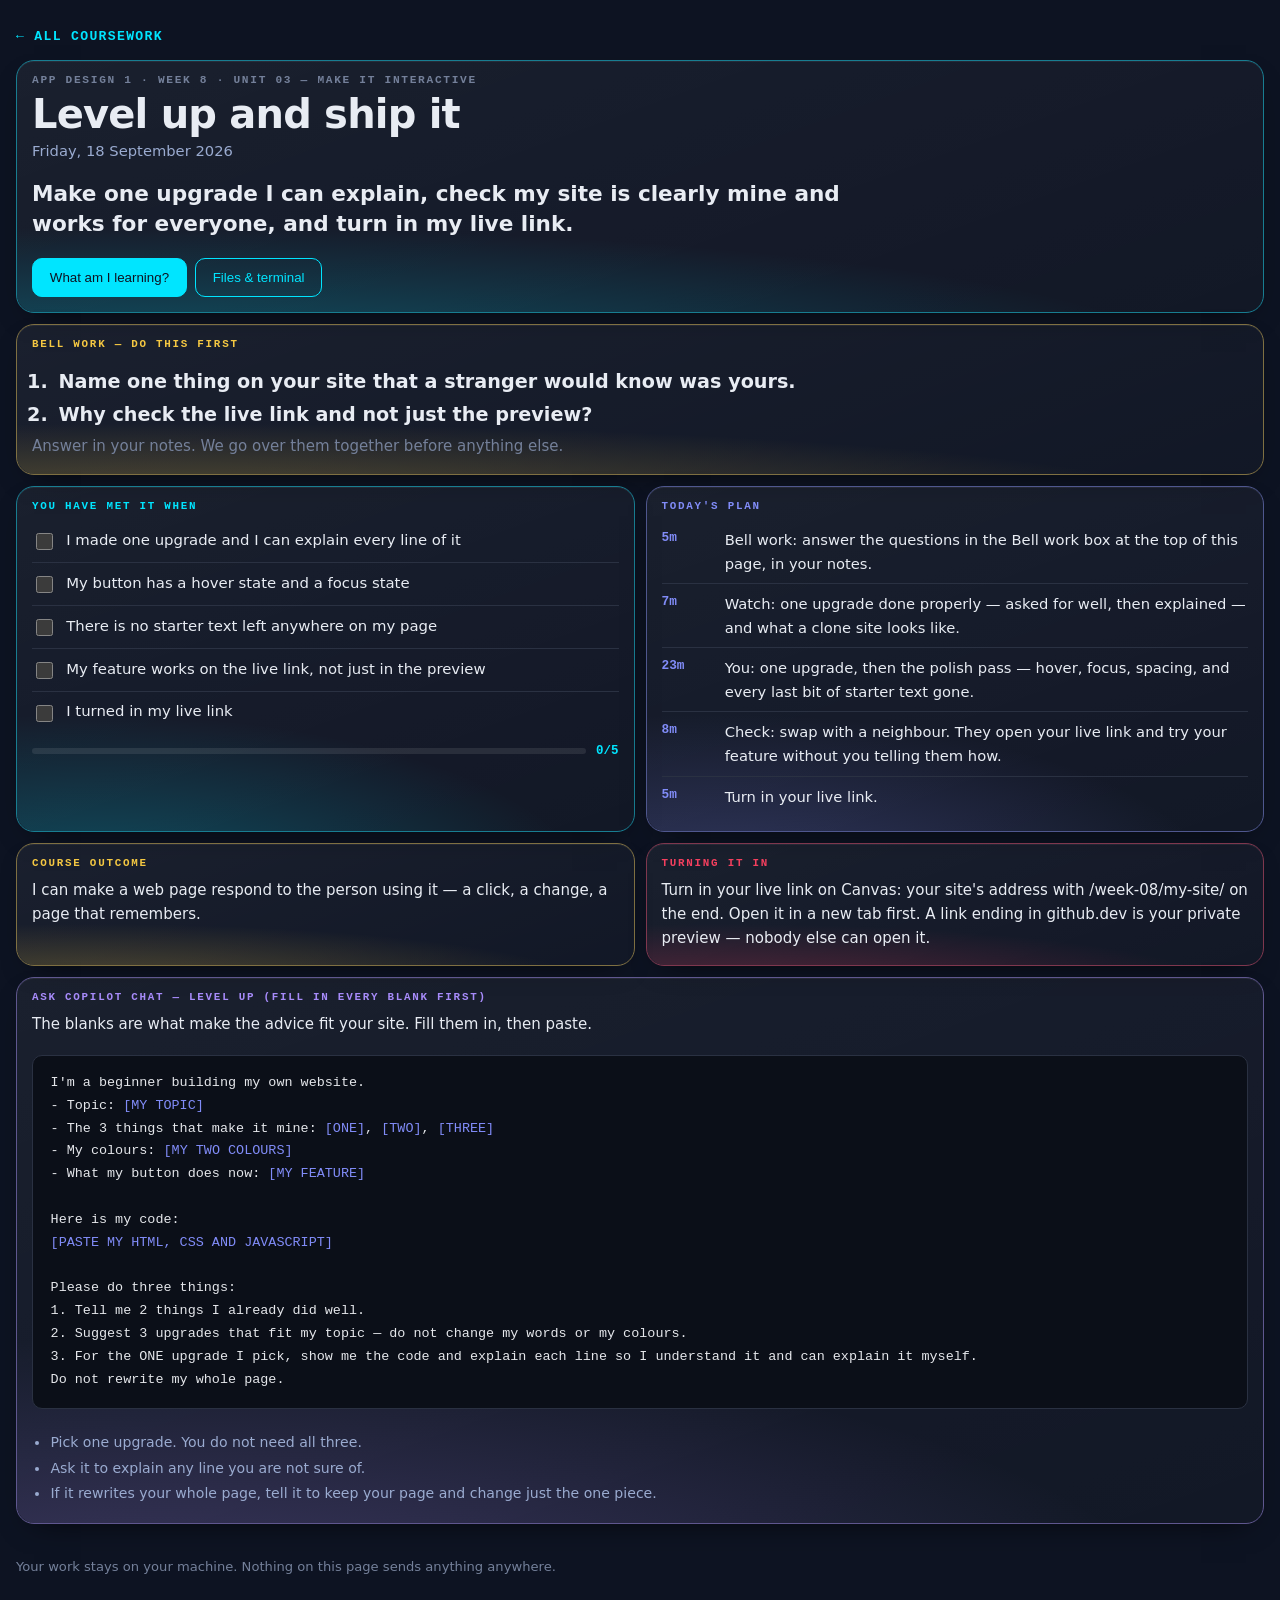
<file: week-08/day-4/index.html>
<!doctype html>
<html lang="en">
<head>
<meta charset="utf-8">
<meta name="viewport" content="width=device-width,initial-scale=1">
<title>Level up and ship it — App Design 1</title>
<meta name="color-scheme" content="dark">
<style>
:root{--acc:var(--ss-cyan,#00e5ff)}
*{box-sizing:border-box}
body{margin:0;background:var(--ss-void,#0d1322);color:var(--ss-bone,#e8ecf3);
  font:16px/1.6 var(--ss-body,"Inter",system-ui,sans-serif);padding:1.4rem 1rem 5rem}
.wrap{max-width:96rem;margin:0 auto}
a.back{display:inline-block;color:var(--acc);text-decoration:none;font:600 .82rem/1 var(--ss-mono,ui-monospace,monospace);
  letter-spacing:.1em;text-transform:uppercase;margin:0 0 1rem}

/* ── the grid: the dashboard's, verbatim in behaviour ───────────────────── */
.bento{display:grid;gap:11px;grid-template-columns:repeat(4,minmax(0,1fr));align-items:stretch}
.bento > *{grid-column:span 2}
.bento > .w1{grid-column:span 1}
.bento > .w4{grid-column:span 4}
/* Height-matching only helps when the tiles in a row are already close. On a phone
   two tiles share a row and one of them is a five-item plan — stretched, its short
   neighbour grew 729px of empty gradient. Ragged is correct at this size. */
@media (max-width:760px){.bento{grid-template-columns:repeat(6,minmax(0,1fr));gap:7px;align-items:start}
  .bento > *{grid-column:span 3} .bento > .w1{grid-column:span 3} .bento > .w4{grid-column:span 6}}
@media (min-width:1500px){.bento{grid-template-columns:repeat(8,minmax(0,1fr))}
  .bento > *{grid-column:span 2} .bento > .w1{grid-column:span 2} .bento > .w4{grid-column:span 8}
  /* the lab keeps six columns and the criteria ride alongside it, so the widest
     screen gains density rather than gaining empty space */
  .bento > .lab{grid-column:span 6} .bento > .lab + *{grid-column:span 2}
  /* The plan is five rows of prose next to two tiles of three lines each. Stretched
     into one row the short pair inflate into dead space, which looks worse than the
     raggedness it was fixing. So the plan takes a narrow column two rows tall and the
     other two stack beside it — the row fills, nothing is padded out to match. */
  .bento > .t-plan{grid-column:span 3;grid-row:span 2}
  .bento > .t-clo, .bento > .t-turn{grid-column:span 5}}

/* ── the tile ───────────────────────────────────────────────────────────── */
.tl{position:relative;overflow:hidden;border-radius:18px;padding:14px 15px 15px;display:flex;flex-direction:column;
  background:linear-gradient(160deg,rgba(255,255,255,.055),rgba(255,255,255,.02));
  border:1px solid color-mix(in srgb, var(--acc) 42%, var(--ss-border,#2a3142));
  box-shadow:0 1px 0 rgba(255,255,255,.06) inset,0 12px 30px -18px rgba(0,0,0,.9);
  transition:transform .16s var(--ss-ease,cubic-bezier(.2,.7,.3,1)),border-color .16s}
.tl::after{content:"";position:absolute;inset:0;pointer-events:none;border-radius:inherit;
  background:radial-gradient(125% 85% at 12% 122%, var(--acc) 0%, transparent 66%);opacity:.30}
.tl > *{position:relative;z-index:1}
.k{display:block;font:600 .68rem/1 var(--ss-mono,ui-monospace,monospace);letter-spacing:.16em;
  text-transform:uppercase;color:var(--acc);margin:0 0 .55rem}

/* hero */
.hero{--acc:var(--ss-cyan,#00e5ff)}
.hero .eyebrow{font:600 .7rem/1 var(--ss-mono,ui-monospace,monospace);letter-spacing:.15em;
  text-transform:uppercase;color:var(--ss-faint,#74809a)}
.hero h1{font-family:var(--ss-display,"Syne",system-ui,sans-serif);font-size:clamp(1.5rem,3.4vw,2.5rem);
  line-height:1.08;letter-spacing:-.02em;margin:.45rem 0 .2rem}
.hero .when{color:var(--ss-mist,#9aabd0);font-size:.92rem;margin:0 0 1rem}
.hero .slo{font-size:clamp(1.05rem,1.7vw,1.35rem);font-weight:600;line-height:1.42;margin:0;max-width:52rem}
.hero .row{display:flex;flex-wrap:wrap;gap:.5rem;margin-top:1.1rem}

button.b{cursor:pointer;font:600 .84rem/1 inherit;padding:.7rem 1.05rem;border-radius:10px;
  border:1px solid var(--acc);background:transparent;color:var(--acc);transition:background .15s,color .15s}
button.b:hover{background:var(--acc);color:var(--ss-void,#0d1322)}
button.b.solid{background:var(--acc);color:var(--ss-void,#0d1322)}
button.b.solid:hover{filter:brightness(1.12)}
a.b{display:inline-block;text-decoration:none}

/* success criteria */
.sc{list-style:none;margin:0;padding:0}
.sc li{border-bottom:1px solid var(--ss-border,#2a3142)}
.sc li:last-child{border-bottom:0}
.sc label{display:flex;gap:.65rem;align-items:flex-start;padding:.55rem 0;cursor:pointer;font-size:.93rem}
.sc input{margin-top:.28rem;width:1.05rem;height:1.05rem;accent-color:var(--acc);flex:none}
.sc input:checked + span{color:var(--ss-faint,#74809a);text-decoration:line-through}
.prog{display:flex;align-items:center;gap:.6rem;margin-top:.7rem}
.prog .bar{flex:1;height:6px;border-radius:99px;background:rgba(255,255,255,.09);overflow:hidden}
.prog .bar i{display:block;height:100%;width:0;background:var(--acc);transition:width .25s}
.prog b{font:700 .78rem/1 var(--ss-mono,ui-monospace,monospace);color:var(--acc)}

/* plan */
.plan{list-style:none;margin:0;padding:0}
.plan li{display:flex;gap:.75rem;padding:.5rem 0;border-bottom:1px solid var(--ss-border,#2a3142);font-size:.92rem}
.plan li:last-child{border-bottom:0}
.plan .m{flex:none;width:3.2rem;font:700 .8rem/1.55 var(--ss-mono,ui-monospace,monospace);color:var(--acc)}

/* generic tile text */
.tl p{margin:0 0 .7rem;font-size:.94rem}.tl p:last-child{margin:0}
.tl .big{font-size:1.02rem;line-height:1.5}

/* ── the lab ────────────────────────────────────────────────────────────── */
.lab{--acc:var(--ss-green,#3effa0)}
.lab .stage{background:rgba(0,0,0,.32);border:1px solid var(--ss-border,#2a3142);border-radius:12px;
  padding:16px;min-height:0;height:clamp(150px,20vh,190px);display:flex}
.lab .stage .fx{flex:1;display:flex;gap:10px;transition:all .28s var(--ss-ease,cubic-bezier(.2,.7,.3,1))}
.lab .box{background:color-mix(in srgb,var(--acc) 30%,transparent);border:1px solid var(--acc);
  border-radius:9px;padding:.7rem .9rem;font:700 .82rem/1.3 var(--ss-mono,ui-monospace,monospace);
  color:var(--ss-bone,#e8ecf3);display:grid;place-items:center;transition:all .28s}
.lab .box.b2{min-height:64px}.lab .box.b3{min-height:88px}
.ctrls{margin-top:.9rem;display:grid;gap:.7rem}
.ctrl .cn{font:600 .68rem/1 var(--ss-mono,ui-monospace,monospace);letter-spacing:.1em;text-transform:uppercase;
  color:var(--ss-faint,#74809a);margin-bottom:.35rem}
.seg{display:flex;flex-wrap:wrap;gap:.35rem}
.seg button{cursor:pointer;font:600 .78rem/1 var(--ss-mono,ui-monospace,monospace);padding:.45rem .7rem;
  border-radius:8px;border:1px solid var(--ss-border,#2a3142);background:transparent;color:var(--ss-mist,#9aabd0)}
.seg button[aria-pressed=true]{background:var(--acc);border-color:var(--acc);color:var(--ss-void,#0d1322)}
.readout{margin-top:.9rem;background:#0b0f18;border:1px solid var(--ss-border,#2a3142);border-radius:10px;
  padding:.8rem .9rem;font:.82rem/1.7 var(--ss-mono,ui-monospace,monospace);color:#cbd5e1;overflow-x:auto}
.readout .p{color:var(--ss-peri,#818cf8)}.readout .v{color:var(--ss-green,#3effa0)}
.axis{margin-top:.75rem;font-size:.87rem;color:var(--ss-mist,#9aabd0)}
.axis b{color:var(--acc)}
.slid{width:100%;accent-color:var(--acc)}

/* ── modal ──────────────────────────────────────────────────────────────── */
dialog{border:none;padding:0;background:transparent;max-width:min(46rem,94vw);width:100%}
dialog::backdrop{background:rgba(6,9,16,.74)}
.sheet{background:var(--ss-ink,#161d31);border:1px solid var(--ss-border,#2a3142);border-radius:18px;
  padding:1.4rem 1.5rem;color:var(--ss-bone,#e8ecf3);max-height:84vh;overflow:auto}
.sheet h3{font-family:var(--ss-display,"Syne",system-ui,sans-serif);font-size:1.25rem;margin:0 0 .8rem}
.sheet p{font-size:.98rem;margin:0 0 .9rem}
.sheet .x{position:sticky;top:0;float:right;cursor:pointer;background:transparent;border:1px solid var(--ss-border,#2a3142);
  color:var(--ss-mist,#9aabd0);border-radius:8px;font:600 .75rem/1 var(--ss-mono,ui-monospace,monospace);padding:.45rem .6rem}
.sheet img{width:100%;height:auto;border-radius:10px;border:1px solid var(--ss-border,#2a3142)}
pre.code{background:#0b0f18;border:1px solid var(--ss-border,#2a3142);border-radius:10px;padding:1rem 1.1rem;
  overflow-x:auto;font:.84rem/1.7 var(--ss-mono,ui-monospace,monospace);color:#e5e7eb;margin:.5rem 0;position:relative}
pre.code b{color:var(--ss-peri,#818cf8);font-weight:400}
.codewrap{position:relative}
.codewrap .cp{position:absolute;top:.55rem;right:.55rem;cursor:pointer;border:1px solid #3b4252;background:#1c2230;
  color:var(--ss-peri,#818cf8);font:600 .72rem/1 var(--ss-mono,ui-monospace,monospace);letter-spacing:.06em;
  text-transform:uppercase;padding:.42rem .65rem;border-radius:6px}
.codewrap .cp.ok{background:#064e3b;border-color:#10b981;color:#6ee7b7}
.files{list-style:none;margin:.5rem 0 0;padding:0}
.files li{padding:.5rem 0;border-top:1px solid var(--ss-border,#2a3142)}
.files a{color:var(--acc);font:600 .9rem/1.5 var(--ss-mono,ui-monospace,monospace);text-decoration:none}
.files span{display:block;color:var(--ss-faint,#74809a);font-size:.85rem;margin-top:.1rem}
.who{display:flex;gap:.7rem;flex-wrap:wrap;margin:0 0 .8rem}
.who label{flex:1 1 9rem;font:600 .7rem/1 var(--ss-mono,ui-monospace,monospace);letter-spacing:.08em;
  text-transform:uppercase;color:var(--ss-faint,#74809a)}
.who input{display:block;width:100%;margin-top:.35rem;padding:.55rem .65rem;font:inherit;color:var(--ss-bone,#e8ecf3);
  background:rgba(0,0,0,.3);border:1px solid var(--ss-border,#2a3142);border-radius:8px}
.who input:focus{outline:none;border-color:var(--acc)}
.hint{color:var(--ss-faint,#74809a);font-size:.85rem;margin:.6rem 0 0}
footer{max-width:96rem;margin:2rem auto 0;color:var(--ss-faint,#74809a);font-size:.82rem}

/* ── JavaScript labs ────────────────────────────────────────────────────────
   A JavaScript day has no box to push around; what it has is a console that talks back.
   So these labs carry a small console, styled like the real one, and every lab's readout
   is the exact code the student would type into script.js. */
.lab .jsrow{display:flex;flex-wrap:wrap;gap:.6rem;align-items:center;width:100%}
.lab .jsin{flex:1;min-width:10rem;padding:.65rem .8rem;border-radius:9px;border:1px solid var(--ss-border,#2a3142);
  background:rgba(0,0,0,.35);color:var(--ss-bone,#e8ecf3);font:.95rem var(--ss-mono,ui-monospace,monospace)}
.lab .jsin:focus{outline:none;border-color:var(--acc)}
.lab .demo{font:700 .95rem/1 inherit;background:var(--acc);color:#0d1322;border:2px solid var(--acc);
  border-radius:10px;padding:.75rem 1.2rem;cursor:pointer;transition:filter .15s,transform .1s}
.lab .demo:hover{filter:brightness(1.12)}.lab .demo:active{transform:translateY(2px)}
.lab .demo:focus-visible{outline:none;box-shadow:0 0 0 4px rgba(255,255,255,.35)}
.lab .val{font:700 clamp(1.3rem,3vw,2.1rem)/1.15 var(--ss-display,system-ui,sans-serif);color:var(--ss-bone,#e8ecf3)}
.lab .stage.col{flex-direction:column;align-items:flex-start;justify-content:center;gap:.8rem;height:auto;min-height:150px}
.devcon{margin-top:.8rem;background:#050810;border:1px solid var(--ss-border,#2a3142);border-radius:10px;
  min-height:4.6rem;max-height:9rem;overflow:auto;padding:.5rem .75rem;font:.8rem/1.6 var(--ss-mono,ui-monospace,monospace)}
.devcon .hd{color:var(--ss-faint,#74809a);font-size:.64rem;letter-spacing:.14em;text-transform:uppercase;margin-bottom:.25rem}
.devcon .ok{color:#e5e7eb}.devcon .ok::before{content:"› ";color:var(--ss-faint,#74809a)}
.devcon .err{color:#fca5a5;background:rgba(244,63,94,.12);border-radius:5px;padding:0 .35rem}

/* ── Bell work ──────────────────────────────────────────────────────────── */
.bellq{margin:.2rem 0 0;padding-left:1.4rem;font-size:clamp(1rem,1.5vw,1.2rem);font-weight:600;line-height:1.45}
.bellq li{margin:.35rem 0;padding-left:.25rem}

/* ── Ask Copilot Chat ───────────────────────────────────────────────────── */
.t-prompt pre.code{white-space:pre-wrap}
.t-prompt .rules{margin:.7rem 0 0;padding-left:1.15rem;font-size:.88rem;color:var(--ss-mist,#9aabd0)}
.t-prompt .rules li{margin:.2rem 0}
</style>
</head>
<body>
<div class="wrap">
  <a class="back" href="../../">&larr; All coursework</a>
  <div class="bento">
    <section class="tl hero w4">
      <div class="eyebrow">App Design 1 &middot; Week 8 &middot; Unit 03 — Make it interactive</div>
      <h1>Level up and ship it</h1>
      <p class="when">Friday, 18 September 2026</p>
      <p class="slo">Make one upgrade I can explain, check my site is clearly mine and works for everyone, and turn in my live link.</p>
      <div class="row">
        <button class="b solid" data-open="m-read" type="button">What am I learning?</button>
        
        <button class="b" data-open="m-files" type="button">Files &amp; terminal</button>
      </div>
    </section>
    <section class="tl w4 t-bell" style="--acc:var(--ss-gold,#f5c842)">
      <span class="k">Bell work — do this first</span>
      <ol class="bellq"><li>Name one thing on your site that a stranger would know was yours.</li><li>Why check the live link and not just the preview?</li></ol>
      <p class="hint">Answer in your notes. We go over them together before anything else.</p>
    </section>
    <section class="tl">
      <span class="k">You have met it when</span>
      <ul class="sc"><li><label><input type="checkbox" data-sc="0"><span>I made one upgrade and I can explain every line of it</span></label></li><li><label><input type="checkbox" data-sc="1"><span>My button has a hover state and a focus state</span></label></li><li><label><input type="checkbox" data-sc="2"><span>There is no starter text left anywhere on my page</span></label></li><li><label><input type="checkbox" data-sc="3"><span>My feature works on the live link, not just in the preview</span></label></li><li><label><input type="checkbox" data-sc="4"><span>I turned in my live link</span></label></li></ul>
      <div class="prog"><div class="bar"><i id="scbar"></i></div><b id="scnum">0/5</b></div>
    </section>
    <section class="tl t-plan" style="--acc:var(--ss-peri,#818cf8)">
      <span class="k">Today's plan</span>
      <ul class="plan"><li><span class="m">5m</span><span>Bell work: answer the questions in the Bell work box at the top of this page, in your notes.</span></li><li><span class="m">7m</span><span>Watch: one upgrade done properly — asked for well, then explained — and what a clone site looks like.</span></li><li><span class="m">23m</span><span>You: one upgrade, then the polish pass — hover, focus, spacing, and every last bit of starter text gone.</span></li><li><span class="m">8m</span><span>Check: swap with a neighbour. They open your live link and try your feature without you telling them how.</span></li><li><span class="m">5m</span><span>Turn in your live link.</span></li></ul>
    </section>
    <section class="tl t-clo" style="--acc:var(--ss-gold,#f5c842)">
      <span class="k">Course outcome</span><p>I can make a web page respond to the person using it — a click, a change, a page that remembers.</p>
    </section>
    <section class="tl t-turn" style="--acc:var(--ss-rose,#f43f5e)">
      <span class="k">Turning it in</span><p>Turn in your live link on Canvas: your site's address with /week-08/my-site/ on the end. Open it in a new tab first. A link ending in github.dev is your private preview — nobody else can open it.</p>
    </section>
    <section class="tl w4 t-prompt" style="--acc:var(--ss-violet,#a78bfa)">
      <span class="k">Ask Copilot Chat — level up (fill in every blank first)</span>
      <p>The blanks are what make the advice fit your site. Fill them in, then paste.</p>
      <div class="codewrap"><button class="cp" type="button">Copy</button><pre class="code">I'm a beginner building my own website.
- Topic: <b>[MY TOPIC]</b>
- The 3 things that make it mine: <b>[ONE]</b>, <b>[TWO]</b>, <b>[THREE]</b>
- My colours: <b>[MY TWO COLOURS]</b>
- What my button does now: <b>[MY FEATURE]</b>

Here is my code:
<b>[PASTE MY HTML, CSS AND JAVASCRIPT]</b>

Please do three things:
1. Tell me 2 things I already did well.
2. Suggest 3 upgrades that fit my topic — do not change my words or my colours.
3. For the ONE upgrade I pick, show me the code and explain each line so I understand it and can explain it myself.
Do not rewrite my whole page.</pre></div>
      <ul class="rules"><li>Pick one upgrade. You do not need all three.</li><li>Ask it to explain any line you are not sure of.</li><li>If it rewrites your whole page, tell it to keep your page and change just the one piece.</li></ul>
    </section>
  </div>
  <footer>Your work stays on your machine. Nothing on this page sends anything anywhere.</footer>
</div>

  <dialog id="m-read"><div class="sheet"><button class="x" data-close type="button">Close</button>
    <h3>What am I learning?</h3><p>Your site does something now. Today it gets better, and then it ships.</p><p>One upgrade, not five. A smarter message, an animation, a second button, a reset — pick the one that fits your topic best. Copilot Chat is there to help, and your job is to ask it the right questions: tell it exactly what you want, and ask it to explain anything you use so you can explain it too.</p><p>Then the polish pass, which is last week's CSS earning its place. Your button gets a hover and a focus state, so it looks clickable and keyboard users can see where they are. Your spacing sticks to three values. And every scrap of starter text goes — “Welcome to my site” on a live page means it is still the template.</p><p>Last, two things before you ship. Delete the console-panel line from index.html, so your live site shows only your page. Then the check that matters most: open your live link in a new tab. If it does not work for you there, it will not work for anyone.</p></div></dialog>

  

  <dialog id="m-files"><div class="sheet"><button class="x" data-close type="button">Close</button>
    <h3>Files &amp; terminal</h3>
    <p>Everything for this week is already in your week folder.</p>

    <h3 style="margin-top:1.3rem">Get the whole week — once</h3>
    <p>The whole week comes down in one go — all four days and the project you build in. Run this once, on Tuesday, in the terminal at the bottom of your Codespace.</p>
    <div class="codewrap"><button class="cp" type="button">Copy</button><pre class="code"><b># the whole week in one go — do this once</b>
npx degit coltonsharp-dev/ALA2627-ASD-Coursework/week-08 week-08
cd week-08/my-site
python -m http.server 8000</pre></div>
    <p>Wednesday to Friday there is nothing to pull. Your project is already in week-08/my-site — open it, start the preview with the last line, and keep going.</p>
    <p class="hint">Terminal not co-operating? The Week 8 page has a Download button for the same project. Use it and keep going — do not lose a period to a command.</p>
  </div></dialog>
<script>
var NL = String.fromCharCode(10);
var RC = null;

/* modals */
document.querySelectorAll("[data-open]").forEach(function(b){
  b.addEventListener("click", function(){
    var d = document.getElementById(b.getAttribute("data-open"));
    if (d && d.showModal) d.showModal();
  });
});
document.querySelectorAll("[data-close]").forEach(function(b){
  b.addEventListener("click", function(){ b.closest("dialog").close(); });
});
document.querySelectorAll("dialog").forEach(function(d){
  d.addEventListener("click", function(e){ if (e.target === d) d.close(); });
});

/* success criteria progress */
var scBoxes = [].slice.call(document.querySelectorAll("input[data-sc]"));
var scBar = document.getElementById("scbar"), scNum = document.getElementById("scnum");
function scSync(){
  var n = scBoxes.filter(function(b){ return b.checked; }).length;
  if (scBar) scBar.style.width = (scBoxes.length ? (n / scBoxes.length) * 100 : 0) + "%";
  if (scNum) scNum.textContent = n + "/" + scBoxes.length;
}
scBoxes.forEach(function(b){ b.addEventListener("change", scSync); });
scSync();

/* copy buttons */
document.querySelectorAll(".codewrap .cp").forEach(function(b){
  b.addEventListener("click", function(){
    var t = b.parentElement.querySelector("pre").innerText;
    function done(){ b.textContent = "Copied"; b.classList.add("ok");
      setTimeout(function(){ b.textContent = "Copy"; b.classList.remove("ok"); }, 1600); }
    function fb(){ var r = document.createRange(); r.selectNodeContents(b.parentElement.querySelector("pre"));
      var s = getSelection(); s.removeAllRanges(); s.addRange(r); b.textContent = "Press Ctrl+C";
      setTimeout(function(){ b.textContent = "Copy"; }, 2200); }
    if (navigator.clipboard) navigator.clipboard.writeText(t).then(done, fb); else fb();
  });
});

/* ---- labs ---- */
var fx = document.getElementById("fx"), ro = document.getElementById("ro"), axis = document.getElementById("axis");
var state = {};
function segWire(onChange){
  document.querySelectorAll(".seg").forEach(function(seg){
    var prop = seg.getAttribute("data-prop");
    var pressed = seg.querySelector("[aria-pressed=true]");
    state[prop] = pressed ? pressed.getAttribute("data-v") : null;
    seg.querySelectorAll("button").forEach(function(btn){
      btn.addEventListener("click", function(){
        seg.querySelectorAll("button").forEach(function(o){ o.setAttribute("aria-pressed", "false"); });
        btn.setAttribute("aria-pressed", "true");
        state[prop] = btn.getAttribute("data-v");
        onChange();
      });
    });
  });
  onChange();
}
function css(rules){
  return rules.map(function(r){
    return '<span class="p">' + r[0] + '</span>: <span class="v">' + r[1] + '</span>;';
  }).join("<br>");
}

if (fx && document.querySelector('.seg[data-prop="flex-direction"]')) {
  segWire(function(){
    fx.style.flexDirection  = state["flex-direction"];
    fx.style.justifyContent = state["justify-content"];
    fx.style.alignItems     = state["align-items"];
    ro.innerHTML = ".cards {<br>&nbsp;&nbsp;" + css([
      ["display","flex"],["flex-direction",state["flex-direction"]],
      ["justify-content",state["justify-content"]],["align-items",state["align-items"]]
    ]).split("<br>").join("<br>&nbsp;&nbsp;") + "<br>}";
    var col = state["flex-direction"] === "column";
    axis.innerHTML = col
      ? "Direction is <b>column</b>, so the main axis runs <b>down</b>. justify-content is now moving things <b>vertically</b> and align-items is moving them <b>across</b>. They swapped."
      : "Direction is <b>row</b>, so the main axis runs <b>across</b>. justify-content moves things <b>horizontally</b>, align-items moves them <b>vertically</b>.";
  });
}

if (fx && document.querySelector('.seg[data-prop="tool"]')) {
  var b1 = document.getElementById("sb1"), b2 = document.getElementById("sb2"), b3 = document.getElementById("sb3");
  segWire(function(){
    var n = state["size"] + "px", tool = state["tool"];
    fx.style.gap = tool === "gap" ? n : "0px";
    [b1,b2,b3].forEach(function(b){
      b.style.padding = tool === "padding" ? n : "0.7rem 0.9rem";
      b.style.margin  = tool === "margin"  ? n : "0px";
    });
    ro.innerHTML = tool === "gap"
      ? ".cards {<br>&nbsp;&nbsp;" + css([["display","flex"],["gap",n]]).split("<br>").join("<br>&nbsp;&nbsp;") + "<br>}"
      : ".card {<br>&nbsp;&nbsp;" + css([[tool,n]]) + "<br>}";
    axis.innerHTML = tool === "gap"
      ? "<b>gap</b> sits between the boxes and adds nothing to the outside edges. It only works because the parent is a flex container."
      : tool === "padding"
        ? "<b>padding</b> is inside each box, so the boxes grow. The space between them has not changed."
        : "<b>margin</b> is outside each box, so it pushes the neighbours away &mdash; and it also pushes against the container edge, which gap does not.";
  });
}

if (document.getElementById("dbtn")) {
  var ro2 = document.getElementById("ro");
  ro2.innerHTML = ".btn:hover&nbsp;&nbsp;&nbsp;&nbsp;{ " + '<span class="p">filter</span>: <span class="v">brightness(1.15)</span>;' + " }<br>" +
    ".btn:focus-visible { " + '<span class="p">box-shadow</span>: <span class="v">0 0 0 4px</span>;' + " }<br>" +
    ".btn:active&nbsp;&nbsp;&nbsp;{ " + '<span class="p">transform</span>: <span class="v">translateY(2px)</span>;' + " }";
}

/* ---- JavaScript labs ---- */
function escH(t){ return String(t).split("&").join("&amp;").split("<").join("&lt;").split(">").join("&gt;"); }
var cout = document.getElementById("cout");
function logLine(text, bad){
  if (!cout) return;
  var row = document.createElement("div"); row.className = bad ? "err" : "ok"; row.textContent = text;
  cout.appendChild(row); cout.scrollTop = cout.scrollHeight;
}

if (document.querySelector('[data-lab="console"]')) {
  var cin = document.getElementById("cin");
  var cline = function(){
    var msg = cin.value;
    return state["quotes"] === "forgot" ? "console.log(" + msg + ");" : 'console.log("' + msg + '");';
  };
  segWire(function(){ ro.innerHTML = '<span class="p">// script.js</span><br>' + escH(cline()); });
  cin.addEventListener("input", function(){ ro.innerHTML = '<span class="p">// script.js</span><br>' + escH(cline()); });
  document.getElementById("crun").addEventListener("click", function(){
    var msg = cin.value;
    if (state["quotes"] === "forgot") {
      /* the real browser error, not a made-up one: one word is a name nobody defined;
         several words are not even valid code, so the browser stops before running it */
      var parts = msg.trim().split(" ").filter(function(w){ return w.length; });
      if (parts.length > 1) {
        logLine("Uncaught SyntaxError: missing ) after argument list", true);
        axis.innerHTML = "Red. Without quotes, JavaScript reads <b>" + escH(parts[0]) + " " + escH(parts[1]) + "</b> as code, and that is not valid code &mdash; so nothing in the file runs. Quotes mean <b>this is text</b>.";
      } else {
        var word = parts[0] || "message";
        logLine("Uncaught ReferenceError: " + word + " is not defined", true);
        axis.innerHTML = "Red. Without quotes JavaScript thinks <b>" + escH(word) + "</b> is the name of something, and nothing has that name. Quotes mean <b>this is text</b>.";
      }
    } else {
      logLine(msg, false);
      axis.innerHTML = "It printed. That is JavaScript talking back to you &mdash; every day this week starts here.";
    }
  });
}

if (document.querySelector('[data-lab="click"]')) {
  var kb = document.getElementById("cbtn"), kt = document.getElementById("ctext");
  var kcol = ["#3effa0", "#f5c842", "#818cf8", "#f43f5e"], kci = 0, kev = null;
  var kdo = function(){
    var d = state["does"];
    if (d === "log") logLine("The button was used (" + state["event"] + ")", false);
    if (d === "text") kt.textContent = "You did it. The page changed.";
    if (d === "colour") { kci = (kci + 1) % kcol.length; kb.style.background = kcol[kci]; kb.style.borderColor = kcol[kci]; }
  };
  segWire(function(){
    if (kev) kb.removeEventListener(kev, kdo);
    kev = state["event"]; kb.addEventListener(kev, kdo);
    kt.textContent = "Nothing has happened yet."; kb.style.background = ""; kb.style.borderColor = "";
    var inner = state["does"] === "log" ? 'console.log("The button was used");'
      : state["does"] === "text" ? 'output.textContent = "You did it. The page changed.";'
      : 'button.style.background = "gold";';
    var lines = ['const button = document.querySelector("#action");'];
    if (state["does"] === "text") lines.push('const output = document.querySelector("#output");');
    lines.push("");
    lines.push('button.addEventListener("' + kev + '", function () {');
    ro.innerHTML = lines.map(escH).join("<br>") + "<br>&nbsp;&nbsp;" + escH(inner) + "<br>" + escH("});");
    axis.innerHTML = kev === "click" ? "<b>click</b> runs the function once the button is pressed and let go."
      : kev === "dblclick" ? "<b>dblclick</b> needs two quick clicks. Try one click &mdash; nothing happens now."
      : "<b>mouseenter</b> runs the moment the pointer arrives. No click at all.";
  });
}

if (document.querySelector('[data-lab="state"]')) {
  var sb = document.getElementById("sbtn"), sv = document.getElementById("sval");
  var count = 0, isOn = false, spot = 0, msgs = ["Go team!", "Practice starts at 3", "Big game Friday"];
  var sdraw = function(){
    var f = state["feature"], code = [];
    if (f === "counter") { sv.textContent = String(count); sb.textContent = "Add one";
      code = ["let count = " + count + ";", "", "function addOne() {", "  count = count + 1;", "  output.textContent = count;", "}", "", 'button.addEventListener("click", addOne);']; }
    if (f === "toggle") { sv.textContent = isOn ? "ON" : "OFF"; sb.textContent = "Switch";
      code = ["let isOn = " + isOn + ";", "", "function flip() {", "  isOn = !isOn;", '  output.textContent = isOn ? "ON" : "OFF";', "}", "", 'button.addEventListener("click", flip);']; }
    if (f === "messages") { sv.textContent = msgs[spot]; sb.textContent = "Next";
      code = ['let messages = ["Go team!", "Practice starts at 3", "Big game Friday"];', "let spot = " + spot + ";", "", "function next() {", "  spot = (spot + 1) % messages.length;", "  output.textContent = messages[spot];", "}", "", 'button.addEventListener("click", next);']; }
    ro.innerHTML = code.map(function(l){ return escH(l).split("  ").join("&nbsp;&nbsp;"); }).join("<br>");
  };
  sb.addEventListener("click", function(){
    var f = state["feature"];
    if (f === "counter") count = count + 1;
    if (f === "toggle") isOn = !isOn;
    if (f === "messages") spot = (spot + 1) % msgs.length;
    sdraw();
    axis.innerHTML = "Look at the first line: the value changed. <b>That is a variable</b> &mdash; the page remembering something between clicks.";
  });
  segWire(sdraw);
}

/* receipt */
var rcGo = document.getElementById("rc-go");
if (rcGo) rcGo.addEventListener("click", function(){
  var name = (document.getElementById("rc-name").value || "").trim();
  var period = (document.getElementById("rc-period").value || "").trim();
  var msg = document.getElementById("rc-msg");
  if (!name) { msg.textContent = "Put your name in first — the receipt is no use without it."; return; }
  var boxes = [].slice.call(document.querySelectorAll("input[data-rc]"));
  var items = boxes.map(function(b){
    return { done: b.checked, text: b.parentElement.querySelector("span").textContent.trim() };
  });
  var doneN = items.filter(function(i){ return i.done; }).length;
  var L = [];
  L.push("RECEIPT — " + RC.course);
  L.push(RC.title);
  L.push("Week " + RC.week + " · Day " + RC.day + " · " + RC.date);
  L.push("");
  L.push("Name:      " + name);
  L.push("Period:    " + (period || "not given"));
  L.push("Finished:  " + new Date().toLocaleString());
  L.push("Completed: " + doneN + " of " + items.length);
  L.push("");
  L.push("WHAT I DID");
  items.forEach(function(i, n){ L.push("  [" + (i.done ? "x" : " ") + "] " + (n + 1) + ". " + i.text); });
  L.push("");
  var basis = name + "|" + period + "|" + RC.day + "|" + items.map(function(i){ return i.done ? 1 : 0; }).join("");
  var h = 0; for (var k = 0; k < basis.length; k++) { h = ((h << 5) - h + basis.charCodeAt(k)) | 0; }
  L.push("check: " + (h >>> 0).toString(36).toUpperCase());
  L.push("(If this line is edited it will not match the answers above.)");
  var a = document.createElement("a");
  a.href = URL.createObjectURL(new Blob([L.join(NL)], { type: "text/plain" }));
  a.download = RC.file + "-" + name.toLowerCase().replace(/[^a-z0-9]+/g, "-").replace(/^-|-$/g, "") + ".txt";
  document.body.appendChild(a); a.click(); a.remove();
  msg.textContent = "Downloaded. Upload that file to the assignment.";
});
</script>
</body>
</html>
</file>
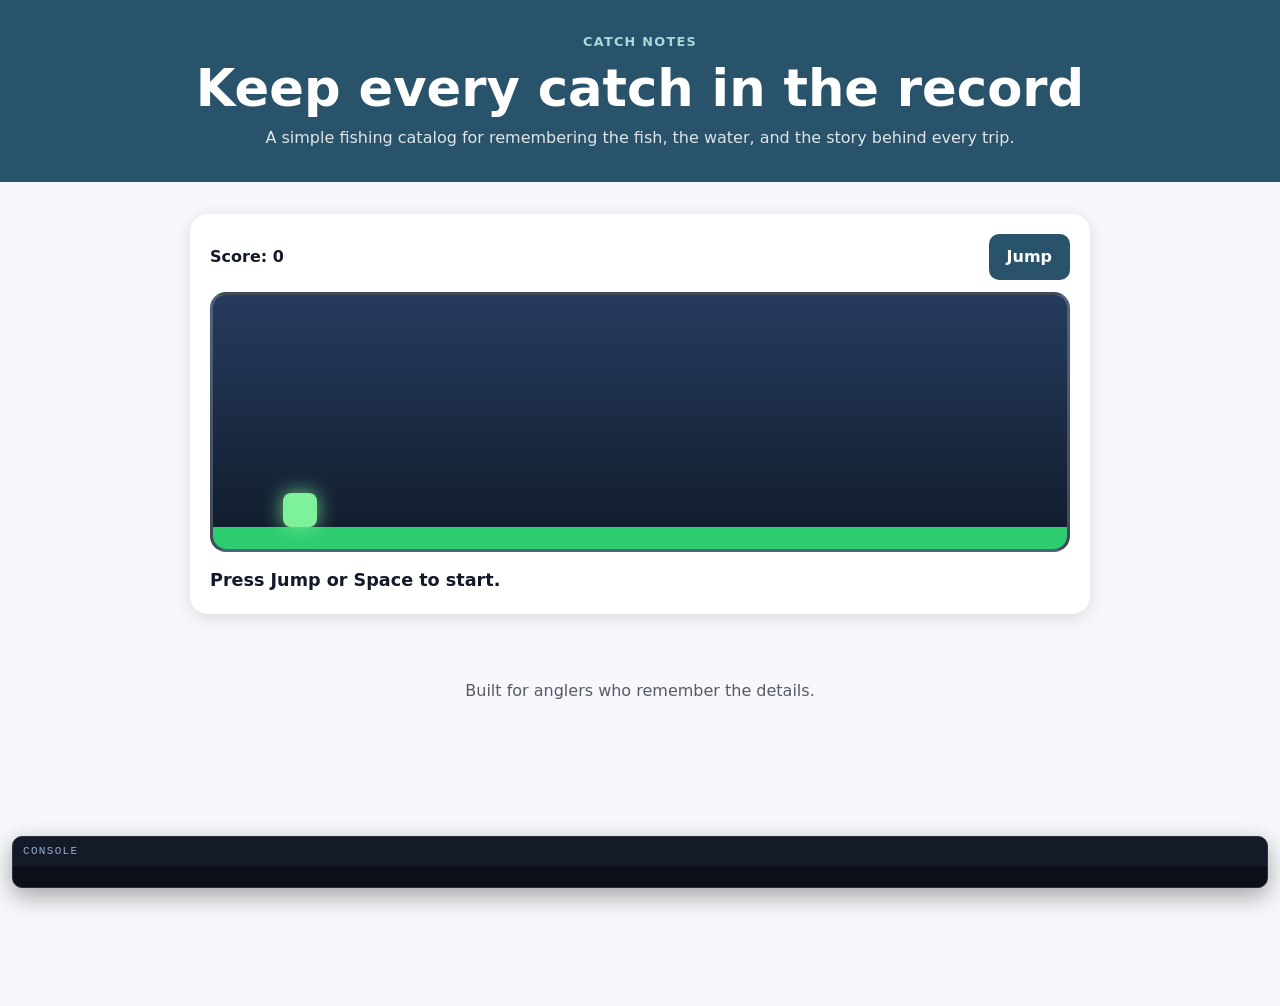
<file: week-08/my-site/index.html>
<!doctype html>
<html lang="en">

<head>
  <meta charset="utf-8">
  <meta name="viewport" content="width=device-width, initial-scale=1">
  <title>Catch Notes | Fishing Records</title>
  <link rel="stylesheet" href="styles.css">
  <!-- The console panel: shows console.log messages and errors at the bottom of the page,
       because school Chromebooks block the browser's own console.
       DAY 4: delete this one line before you ship, so your live site shows only your page. -->
  <script src="console-panel.js" defer></script>
  <!-- This line connects your JavaScript. "defer" means: wait until the page has loaded, then run it. Do not delete it. -->
  <script src="script.js" defer></script>
</head>

<body>
  <!--
    MY CONTRACT FOR THE WEEK
    My topic: a fishing catalog for keeping catch records
    My colours: blue spruce and mint
    My headline: Keep every catch in the record
    The one thing only my site does: save the details that make each trip memorable
  -->

  <header class="top">
    <p class="kicker">Catch Notes</p>
    <h1>Keep every catch in the record</h1>
    <p class="tagline">A simple fishing catalog for remembering the fish, the water, and the story behind every trip.
    </p>
  </header>

  <main class="cards">
    <section class="game-panel">
      <div class="hud">
        <span id="score">Score: 0</span>
        <button id="action" type="button">Jump</button>
      </div>

      <div id="game" aria-label="Geometry Dash style game area">
        <div id="player"></div>
      </div>

      <p id="output">Press Jump or Space to start.</p>
    </section>
  </main>

  <footer class="bottom">
    <p>Built for anglers who remember the details.</p>
  </footer>
</body>

</html>
</file>
<file: styles.css>
@import url('https://fonts.googleapis.com/css2?family=DM+Mono:wght@400;500&family=Manrope:wght@400;500;600;700;800&display=swap');

:root {
  --ink: #f4f7f0;
  --muted: #a8b4ad;
  --soft: #d3ddd1;
  --acid: #f26147;
  --cyan: #7be4d3;
  --peach: #ffb58e;
  --night: #0e1717;
  --glass: rgba(255, 255, 255, .075);
  --line: rgba(224, 245, 227, .17);
  --measure: 74rem;
}

*,
*::before,
*::after {
  box-sizing: border-box;
}

html {
  scroll-behavior: smooth;
}

body {
  position: relative;
  isolation: isolate;
  max-width: var(--measure);
  min-height: 100vh;
  margin: 0 auto;
  padding: 0 2.5rem 3rem;
  overflow-x: hidden;
  background: var(--night);
  background-image: linear-gradient(120deg, rgba(37, 83, 73, .42), transparent 42%), radial-gradient(circle at 80% 18%, rgba(22, 103, 91, .33), transparent 27%), linear-gradient(rgba(206, 242, 192, .025) 1px, transparent 1px), linear-gradient(90deg, rgba(206, 242, 192, .025) 1px, transparent 1px);
  background-size: auto, auto, 3.5rem 3.5rem, 3.5rem 3.5rem;
  color: var(--ink);
  font: 1rem/1.55 "Manrope", sans-serif;
}

body::after {
  position: fixed;
  inset: 0;
  z-index: -2;
  background: linear-gradient(180deg, transparent, rgba(5, 12, 12, .5));
  content: "";
  pointer-events: none;
}

.ambient {
  position: fixed;
  z-index: -1;
  border-radius: 50%;
  filter: blur(8px);
  pointer-events: none;
}

.ambient--one {
  top: 8rem;
  right: -9rem;
  width: 22rem;
  height: 22rem;
  background: rgba(123, 228, 211, .08);
}

.ambient--two {
  bottom: -13rem;
  left: -10rem;
  width: 28rem;
  height: 28rem;
  background: rgba(242, 97, 71, .07);
}

a {
  color: inherit;
}

.site-header {
  display: flex;
  align-items: center;
  justify-content: space-between;
  min-height: 5.5rem;
  border-bottom: 1px solid var(--line);
  font: .7rem/1 "DM Mono", monospace;
  letter-spacing: .08em;
  text-transform: uppercase;
}

.brand,
nav,
.header-link,
.hero-actions,
.section-heading,
.contact-row {
  display: flex;
  align-items: center;
}

.brand,
nav a,
.header-link,
.section-link {
  text-decoration: none;
}

.brand {
  gap: .65rem;
  font-weight: 500;
}

.brand-mark {
  display: grid;
  width: 2rem;
  height: 2rem;
  place-items: center;
  border: 1px solid var(--acid);
  border-radius: .7rem;
  color: var(--acid);
  font-size: .63rem;
}

nav {
  gap: 2rem;
  color: var(--muted);
}

nav a,
.header-link,
.section-link {
  transition: color .2s ease;
}

nav a:hover,
.header-link:hover,
.section-link:hover {
  color: var(--acid);
}

.header-link {
  color: var(--soft);
}

.header-link span {
  margin-left: .55rem;
  color: var(--acid);
  font-size: 1rem;
}

.hero {
  min-height: 38rem;
  padding: 7.5rem 0 5.5rem;
  display: grid;
  grid-template-columns: minmax(0, 1.25fr) minmax(16rem, .75fr);
  align-items: center;
  gap: 4rem;
}

.eyebrow,
.section-heading>span:first-child,
.card-number,
.card-kicker,
.card-footer,
.live-label,
.interest-list,
footer {
  font: .67rem/1.2 "DM Mono", monospace;
  letter-spacing: .12em;
  text-transform: uppercase;
}

.eyebrow {
  display: flex;
  align-items: center;
  gap: .65rem;
  color: var(--cyan);
}

.status-dot,
.pulse-label i,
.live-label i {
  display: inline-block;
  width: .42rem;
  height: .42rem;
  border-radius: 50%;
  background: var(--acid);
  box-shadow: 0 0 1rem var(--acid);
}

h1 {
  margin: 1.3rem 0 1.4rem;
  font-size: clamp(4.5rem, 12vw, 9rem);
  font-weight: 700;
  line-height: .88;
  letter-spacing: -.085em;
}

h1 em {
  color: var(--acid);
  font-style: normal;
}

.tagline {
  max-width: 31rem;
  margin: 0;
  color: var(--soft);
  font-size: 1.2rem;
}

.hero-actions {
  gap: 1rem;
  margin-top: 2.2rem;
}

.button {
  display: inline-flex;
  align-items: center;
  gap: .9rem;
  padding: .85rem 1.15rem;
  border: 1px solid var(--line);
  border-radius: .85rem;
  font-size: .78rem;
  font-weight: 700;
  text-decoration: none;
  transition: transform .2s ease, border-color .2s ease;
}

.button:hover {
  transform: translateY(-2px);
  border-color: var(--cyan);
}

.button span {
  color: var(--acid);
  font-size: 1.1rem;
}

.button--solid {
  border-color: var(--acid);
  background: var(--acid);
  color: #211612;
}

.button--solid span {
  color: #211612;
}

.button--quiet {
  background: rgba(255, 255, 255, .035);
  color: var(--soft);
}

.glass-card {
  border: 1px solid var(--line);
  background: linear-gradient(145deg, rgba(255, 255, 255, .13), rgba(255, 255, 255, .035));
  box-shadow: 0 1.5rem 5rem rgba(0, 0, 0, .2), inset 1px 1px rgba(255, 255, 255, .1);
  backdrop-filter: blur(18px);
}

.hero-card {
  position: relative;
  min-height: 20rem;
  padding: 1.5rem;
  overflow: hidden;
  border-radius: 1.6rem;
  transform: rotate(3deg);
}

.card-kicker {
  color: var(--cyan);
}

.orbit {
  position: absolute;
  top: 2.5rem;
  right: 2rem;
  width: 10rem;
  height: 10rem;
  border: 1px solid rgba(123, 228, 211, .55);
  border-radius: 50%;
  transform: rotate(-25deg);
}

.orbit::before,
.orbit::after {
  position: absolute;
  inset: -.8rem 2.3rem;
  border: 1px solid rgba(242, 97, 71, .55);
  border-radius: 50%;
  content: "";
  transform: rotate(60deg);
}

.orbit::after {
  inset: 2.3rem -.8rem;
  border-color: rgba(255, 181, 142, .55);
  transform: rotate(-60deg);
}

.orbit span {
  position: absolute;
  top: 1rem;
  right: 1.3rem;
  width: .7rem;
  height: .7rem;
  border-radius: 50%;
  background: var(--acid);
  box-shadow: 0 0 1.3rem var(--acid);
}

.hero-card strong {
  position: absolute;
  bottom: 3.3rem;
  left: 1.5rem;
  font-size: clamp(2.3rem, 5vw, 3.8rem);
  line-height: .92;
  letter-spacing: -.07em;
}

.card-footer {
  position: absolute;
  right: 1.5rem;
  bottom: 1.4rem;
  left: 1.5rem;
  display: flex;
  justify-content: space-between;
  color: var(--muted);
}

.pulse-label {
  display: flex;
  align-items: center;
  gap: .4rem;
  color: var(--soft);
}

section {
  padding: 4.25rem 0;
  border-top: 1px solid var(--line);
}

.section-heading {
  gap: 1rem;
  margin-bottom: 2.5rem;
}

.section-heading>span:first-child {
  color: var(--acid);
}

h2 {
  margin: 0;
  font-size: 1.35rem;
  font-weight: 700;
  letter-spacing: -.03em;
}

.section-link {
  margin-left: auto;
  color: var(--muted);
  font: .68rem/1 "DM Mono", monospace;
  text-transform: uppercase;
}

.intro-grid {
  display: grid;
  grid-template-columns: 1fr 1fr;
  gap: 4rem;
}

.intro-lede {
  max-width: 28rem;
  margin: 0;
  color: var(--soft);
  font-size: clamp(1.8rem, 4vw, 3rem);
  line-height: 1.08;
  letter-spacing: -.07em;
}

.intro-detail {
  max-width: 29rem;
  margin: .3rem 0 0;
  color: var(--muted);
}

.interest-list {
  display: flex;
  flex-wrap: wrap;
  gap: .75rem;
  margin-top: 3rem;
  color: var(--cyan);
}

.interest-list span {
  padding: .65rem .8rem;
  border: 1px solid var(--line);
  border-radius: 99rem;
}

.project-grid {
  display: grid;
  grid-template-columns: repeat(2, 1fr);
  gap: 1rem;
}

.project-card {
  position: relative;
  min-height: 22rem;
  padding: 1.5rem;
  overflow: hidden;
  border: 1px solid var(--line);
  border-radius: 1.35rem;
  background: var(--glass);
  box-shadow: inset 1px 1px rgba(255, 255, 255, .08);
  transition: transform .25s ease, border-color .25s ease;
  backdrop-filter: blur(16px);
}

.project-card:hover {
  border-color: rgba(242, 97, 71, .7);
  transform: translateY(-.35rem);
}

.project-card--outdoor {
  background: linear-gradient(145deg, rgba(242, 97, 71, .38), rgba(100, 30, 20, .18));
}

.project-card--game {
  background: linear-gradient(145deg, rgba(123, 228, 211, .16), rgba(23, 50, 60, .1));
}

.card-top {
  display: flex;
  justify-content: space-between;
}

.card-number {
  color: var(--muted);
}

.card-icon {
  color: var(--acid);
  font-size: 1.4rem;
}

.project-card h3 {
  position: relative;
  z-index: 1;
  margin: 5rem 0 1rem;
  font-size: clamp(2.6rem, 5vw, 4.4rem);
  line-height: .86;
  letter-spacing: -.09em;
}

.project-card h3 strong {
  color: var(--acid);
  font-weight: 700;
}

.project-card p {
  max-width: 20rem;
  margin: 0;
  color: var(--soft);
  font-size: .9rem;
}

.project-card::after {
  position: absolute;
  right: -2rem;
  bottom: -3rem;
  width: 13rem;
  height: 13rem;
  border: 1px solid rgba(100, 30, 20, .35);
  border-radius: 50%;
  box-shadow: 0 0 0 2rem rgba(100, 30, 20, .08), 0 0 0 4rem rgba(100, 30, 20, .06);
  content: "";
}

.card-bar,
.card-link {
  position: absolute;
  right: 1.5rem;
  bottom: 1.5rem;
  left: 1.5rem;
  color: var(--cyan);
  font: .65rem/1 "DM Mono", monospace;
  text-transform: uppercase;
}

.card-bar {
  display: flex;
  align-items: center;
  gap: .7rem;
}

.card-bar i {
  height: 1px;
  flex: 1;
  background: var(--cyan);
  opacity: .55;
}

.card-link {
  color: var(--acid);
  text-decoration: none;
}

.learning-copy {
  max-width: 48rem;
  padding-left: 3rem;
}

.learning-copy>p {
  max-width: 38rem;
  margin: 0 0 1.5rem;
  color: var(--muted);
  font-size: 1.15rem;
}

.live-label {
  display: flex;
  align-items: center;
  gap: .5rem;
  margin-left: auto;
  color: var(--muted);
}

.assignment-placeholder {
  display: flex;
  align-items: center;
  gap: 1rem;
  padding: 1.15rem;
  border: 1px solid var(--line);
  border-radius: 1rem;
  background: var(--glass);
  text-decoration: none;
  transition: background .2s ease, border-color .2s ease;
}

.assignment-placeholder:hover {
  border-color: var(--cyan);
  background: rgba(255, 255, 255, .12);
}

.assignment-icon {
  display: grid;
  width: 2.5rem;
  height: 2.5rem;
  place-items: center;
  border-radius: .7rem;
  background: var(--acid);
  color: #211612;
  font-size: 1.5rem;
}

.assignment-placeholder strong,
.assignment-placeholder small {
  display: block;
}

.assignment-placeholder small {
  margin-top: .15rem;
  color: var(--muted);
  font: .66rem/1 "DM Mono", monospace;
  text-transform: uppercase;
}

.assignment-arrow {
  margin-left: auto;
  color: var(--acid);
  font-size: 1.3rem;
}

.contact-section {
  padding-bottom: 5rem;
}

.contact-row {
  justify-content: space-between;
  gap: 2rem;
}

.contact-row p {
  margin: 0;
  color: var(--muted);
}

.contact-link {
  color: var(--acid);
  font-size: clamp(1.25rem, 3vw, 2rem);
  font-weight: 700;
  letter-spacing: -.05em;
  text-decoration: none;
}

.contact-link span {
  margin-left: .7rem;
  color: var(--peach);
}

footer {
  padding-top: 1.3rem;
  border-top: 1px solid var(--line);
  color: var(--muted);
}

footer span {
  color: var(--ink);
}

@media (max-width: 42rem) {
  body {
    padding-inline: 1.15rem;
  }

  .site-header {
    min-height: 4.5rem;
  }

  nav {
    display: none;
  }

  .header-link {
    font-size: .6rem;
  }

  .hero {
    min-height: auto;
    padding: 5.5rem 0 4.5rem;
    grid-template-columns: 1fr;
    gap: 3rem;
  }

  h1 {
    font-size: clamp(4rem, 19vw, 6rem);
  }

  .hero-card {
    max-width: 21rem;
    min-height: 17rem;
    margin-left: auto;
  }

  .intro-grid,
  .project-grid {
    grid-template-columns: 1fr;
    gap: 1.5rem;
  }

  section {
    padding: 3.25rem 0;
  }

  .section-heading {
    align-items: flex-start;
    flex-wrap: wrap;
    margin-bottom: 1.75rem;
  }

  .section-link,
  .live-label {
    width: 100%;
    margin-left: 0;
    padding-left: 2rem;
  }

  .learning-copy {
    padding-left: 0;
  }

  .contact-row {
    align-items: flex-start;
    flex-direction: column;
  }

  .contact-link {
    overflow-wrap: anywhere;
  }
}
</file>
<file: cps-test/styles.css>
:root {
  color-scheme: dark;
  --page: #17211d;
  --panel: #202c26;
  --panel-light: #29372f;
  --line: #435148;
  --ink: #f4f1e8;
  --muted: #a9b2a8;
  --lime: #d7f56b;
  --orange: #f47f48;
  --mono: "DM Mono", monospace;
  --display: "Space Grotesk", sans-serif;
}

* {
  box-sizing: border-box;
}

body {
  min-width: 320px;
  min-height: 100vh;
  margin: 0;
  color: var(--ink);
  background-color: var(--page);
  background-image: linear-gradient(rgba(244, 241, 232, .025) 1px, transparent 1px),
    linear-gradient(90deg, rgba(244, 241, 232, .025) 1px, transparent 1px);
  background-size: 34px 34px;
  font-family: var(--display);
}

button,
a {
  -webkit-tap-highlight-color: transparent;
}

.topbar {
  display: flex;
  align-items: center;
  justify-content: space-between;
  max-width: 1180px;
  margin: 0 auto;
  padding: 26px 32px;
  border-bottom: 1px solid rgba(244, 241, 232, .12);
}

.brand,
.back-link {
  color: var(--ink);
  text-decoration: none;
}

.brand {
  display: inline-flex;
  align-items: center;
  gap: 11px;
  font-size: .92rem;
  font-weight: 700;
}

.brand-mark {
  display: grid;
  width: 30px;
  aspect-ratio: 1;
  place-items: center;
  background: var(--lime);
  color: var(--page);
  font-family: var(--mono);
}

.back-link {
  color: var(--muted);
  font-family: var(--mono);
  font-size: .78rem;
}

.back-link span {
  padding-left: 5px;
  color: var(--lime);
}

.test-layout {
  display: grid;
  grid-template-columns: minmax(220px, .72fr) minmax(420px, 1.28fr);
  gap: 32px 7%;
  width: min(1050px, calc(100% - 64px));
  margin: 0 auto;
  padding: clamp(44px, 8vh, 88px) 0 54px;
  animation: arrive .55s ease-out both;
}

@keyframes arrive {
  from {
    opacity: 0;
    transform: translateY(12px);
  }

  to {
    opacity: 1;
    transform: translateY(0);
  }
}

.test-intro {
  align-self: center;
  padding-bottom: 16px;
}

.eyebrow,
.console-topline,
.timer-unit,
.click-stat>span,
.target-hint,
.result-item>span {
  font-family: var(--mono);
  font-size: .68rem;
  letter-spacing: .08em;
}

.eyebrow {
  display: flex;
  align-items: center;
  gap: 9px;
  margin: 0 0 20px;
  color: var(--muted);
  text-transform: uppercase;
}

.live-dot {
  width: 7px;
  aspect-ratio: 1;
  border-radius: 50%;
  background: var(--orange);
  box-shadow: 0 0 12px rgba(244, 127, 72, .55);
}

h1 {
  margin: 0;
  font-size: clamp(2.8rem, 5vw, 4.6rem);
  line-height: .98;
}

h1 em {
  color: var(--lime);
  font-style: normal;
}

.intro-copy {
  max-width: 250px;
  margin: 22px 0 0;
  color: var(--muted);
  line-height: 1.6;
}

.test-console {
  min-width: 0;
  padding: 22px;
  border: 1px solid var(--line);
  background: var(--panel);
  box-shadow: 12px 12px 0 rgba(0, 0, 0, .16);
}

.console-topline,
.click-row,
.console-bottom {
  display: flex;
  align-items: center;
  justify-content: space-between;
  gap: 12px;
}

.test-status,
.round-label {
  color: var(--muted);
}

.round-label span {
  color: var(--lime);
}

.timer-row {
  display: flex;
  align-items: baseline;
  gap: 12px;
  margin: 22px 0 10px;
}

.timer {
  min-width: 2.3ch;
  color: var(--lime);
  font-family: var(--mono);
  font-size: 2.5rem;
  font-variant-numeric: tabular-nums;
}

.timer-unit {
  color: var(--muted);
}

.time-track {
  height: 4px;
  overflow: hidden;
  background: #37443c;
}

.time-track span {
  display: block;
  width: 100%;
  height: 100%;
  background: var(--lime);
  transform: scaleX(1);
  transform-origin: left;
}

.click-row {
  padding: 18px 0 16px;
}

.click-stat {
  display: grid;
  gap: 5px;
}

.click-stat>span,
.result-item>span {
  color: var(--muted);
}

.click-stat strong {
  font-family: var(--mono);
  font-size: 1.55rem;
  font-weight: 500;
  font-variant-numeric: tabular-nums;
}

.click-stat--rate strong {
  color: var(--orange);
}

.click-target {
  display: flex;
  width: 100%;
  min-height: 170px;
  flex-direction: column;
  align-items: center;
  justify-content: center;
  gap: 9px;
  border: 1px solid #687968;
  background: var(--panel-light);
  color: var(--ink);
  font: inherit;
  cursor: pointer;
  transition: background-color .12s ease, border-color .12s ease, transform .12s ease;
  touch-action: manipulation;
  user-select: none;
}

.click-target:not(:disabled):hover {
  border-color: var(--lime);
  background: #303f34;
}

.click-target:not(:disabled):active {
  transform: scale(.985);
}

.click-target:focus-visible,
.test-action:focus-visible,
.duration-button:focus-visible,
.key-bind:focus-visible {
  outline: 2px solid var(--orange);
  outline-offset: 3px;
}

.target-ring {
  display: grid;
  width: 40px;
  aspect-ratio: 1;
  place-items: center;
  border: 1px solid var(--lime);
  border-radius: 50%;
}

.target-ring span {
  width: 10px;
  aspect-ratio: 1;
  border-radius: 50%;
  background: var(--lime);
}

.click-target:not(:disabled) .target-ring {
  animation: pulse 1s ease-in-out infinite alternate;
}

@keyframes pulse {
  to {
    transform: scale(1.12);
  }
}

.target-hint {
  color: var(--muted);
  font-size: .58rem;
}

.test-actions {
  display: flex;
  justify-content: flex-end;
  gap: 8px;
  padding-top: 10px;
}

.test-action {
  min-height: 38px;
  padding: 0 14px;
  border: 1px solid var(--line);
  background: transparent;
  color: var(--ink);
  font-family: var(--mono);
  font-size: .72rem;
  cursor: pointer;
}

.test-action--stop {
  border-color: var(--orange);
  color: var(--orange);
}

.test-action--reset {
  border-color: var(--lime);
  background: var(--lime);
  color: var(--page);
}

.test-action:disabled {
  cursor: default;
  opacity: .45;
}

.key-controls {
  display: grid;
  gap: 10px;
  padding: 16px 0;
  border-bottom: 1px solid var(--line);
}

.key-control-heading {
  display: flex;
  justify-content: space-between;
  gap: 10px;
  color: var(--muted);
  font-family: var(--mono);
  font-size: .64rem;
  text-transform: uppercase;
}

.key-binding-row {
  display: flex;
  align-items: center;
  gap: 8px;
}

.key-bind {
  display: grid;
  width: 54px;
  height: 42px;
  flex: 0 0 auto;
  place-items: center;
  border: 1px solid #687968;
  background: var(--panel-light);
  color: var(--ink);
  font-family: var(--mono);
  font-size: .76rem;
  cursor: pointer;
}

.key-bind.is-assigning {
  border-color: var(--lime);
  color: var(--lime);
}

.key-bind:disabled {
  cursor: default;
  opacity: .55;
}

.key-join {
  color: var(--muted);
  font-family: var(--mono);
}

.key-status {
  margin-left: 4px;
  color: var(--muted);
  font-size: .72rem;
  line-height: 1.4;
}

.console-bottom {
  flex-wrap: wrap;
  padding-top: 18px;
}

.duration-control {
  display: flex;
  width: 100%;
  gap: 3px;
  padding: 3px;
  background: #17211d;
  justify-content: space-between;
}

.duration-button {
  min-height: 38px;
  border: 0;
  font-family: var(--mono);
  cursor: pointer;
}

.duration-button {
  padding: 0 10px;
  background: transparent;
  color: var(--muted);
  font-size: .69rem;
}

.duration-button.is-selected {
  background: var(--panel-light);
  color: var(--ink);
}

.result-strip {
  grid-column: 1 / -1;
  display: grid;
  grid-template-columns: 1fr 1fr 1.6fr;
  align-items: center;
  gap: 20px;
  padding: 18px 0;
  border-top: 1px solid var(--line);
  border-bottom: 1px solid var(--line);
}

.result-item {
  display: grid;
  gap: 7px;
}

.result-item>span small {
  margin-left: 4px;
  color: var(--lime);
  font-size: .58rem;
}

.result-item strong {
  font-family: var(--mono);
  font-size: 1.1rem;
  font-weight: 500;
  font-variant-numeric: tabular-nums;
}

.result-message {
  justify-self: end;
  margin: 0;
  color: var(--muted);
  font-size: .83rem;
  text-align: right;
}

@media (max-width: 760px) {
  .topbar {
    padding: 18px 20px;
  }

  .test-layout {
    grid-template-columns: 1fr;
    gap: 30px;
    width: min(520px, calc(100% - 40px));
    padding-top: 42px;
  }

  .test-intro {
    padding: 0;
  }

  h1 {
    font-size: clamp(2.8rem, 12vw, 4rem);
  }

  .intro-copy {
    margin-top: 14px;
  }

  .result-strip {
    grid-template-columns: 1fr 1fr;
  }

  .result-message {
    grid-column: 1 / -1;
    justify-self: start;
    text-align: left;
  }
}

@media (max-width: 420px) {
  .test-console {
    padding: 16px;
  }

  .console-bottom {
    align-items: stretch;
  }

  .duration-control {
    width: 100%;
    justify-content: space-between;
  }

  .duration-button {
    flex: 1;
    padding: 0 5px;
  }
}

@media (prefers-reduced-motion: reduce) {

  *,
  *::before,
  *::after {
    animation-duration: .01ms !important;
    animation-iteration-count: 1 !important;
    scroll-behavior: auto !important;
    transition-duration: .01ms !important;
  }
}
</file>
<file: example websites/styles.css>
:root {
  --bg-1: #0a1730;
  --bg-2: #112947;
  --bg-3: #1b3d6d;
  --ink: #f6f9ff;
  --muted: #dce8ff;
  --red: #d72638;
  --red-deep: #a3142a;
  --white: #f7f8fb;
  --blue: #1c5dc9;
  --blue-deep: #123e90;
  --shadow: rgba(5, 13, 30, 0.72);
  --card-1: rgba(215, 38, 56, 0.8);
  --card-2: rgba(28, 93, 201, 0.78);
  --card-3: rgba(247, 248, 251, 0.38);
  --card-4: rgba(255, 255, 255, 0.18);
  --accent: #ff6a6a;
}

* {
  box-sizing: border-box;
}

html,
body {
  margin: 0;
  min-height: 100%;
  font-family: Arial, Helvetica, sans-serif;
  background:
    radial-gradient(circle at top, rgba(215, 38, 56, 0.25), transparent 28%),
    radial-gradient(circle at bottom right, rgba(28, 93, 201, 0.2), transparent 26%),
    linear-gradient(135deg, var(--bg-1), var(--bg-2) 40%, var(--bg-3));
  color: var(--ink);
}

body {
  min-height: 100vh;
  display: grid;
  place-items: center;
}

.page-shell {
  width: min(1280px, 92vw);
  padding: 48px 0 56px;
}

.hero {
  text-align: center;
  margin-bottom: 42px;
}

.eyebrow {
  margin: 0 0 12px;
  letter-spacing: 0.28rem;
  text-transform: uppercase;
  color: var(--white);
  font-size: 0.78rem;
  font-weight: 700;
}

.hero h1 {
  margin: 0;
  font-size: clamp(2.8rem, 6vw, 5.5rem);
  letter-spacing: -0.07em;
  line-height: 0.96;
}

.subtitle {
  width: min(640px, 90%);
  margin: 14px auto 0;
  color: var(--muted);
  line-height: 1.7;
  font-size: 1.08rem;
  letter-spacing: 0.14rem;
  text-transform: uppercase;
}

.card-grid {
  display: flex;
  flex-wrap: wrap;
  justify-content: center;
  gap: 28px;
}

.card {
  position: relative;
  flex: 1 1 260px;
  max-width: 330px;
  min-height: 310px;
  padding: 18px;
  border-radius: 28px;
  overflow: hidden;
  isolation: isolate;
  background: linear-gradient(180deg, rgba(255, 255, 255, 0.07), rgba(255, 255, 255, 0.02));
  border: 1px solid rgba(255, 255, 255, 0.14);
  box-shadow: 0 22px 50px var(--shadow);
  transform-style: preserve-3d;
  transition: transform 0.45s ease, box-shadow 0.45s ease, border-color 0.45s ease;
}

.card::before {
  content: "";
  position: absolute;
  inset: 0;
  background: linear-gradient(125deg, rgba(255, 255, 255, 0.18), transparent 34%, transparent 62%, rgba(255, 255, 255, 0.12));
  z-index: 2;
  pointer-events: none;
}

.card:hover {
  box-shadow: 0 28px 60px rgba(9, 18, 33, 0.76);
  border-color: rgba(255, 255, 255, 0.24);
}

.facet {
  position: absolute;
  inset: auto;
  display: block;
  filter: saturate(1.2);
}

.facet:nth-child(1) {
  z-index: 0;
}

.facet:nth-child(2) {
  z-index: 1;
}

.facet:nth-child(3) {
  z-index: 1;
}

.facet:nth-child(4) {
  z-index: 1;
}

.facet {
  width: 100%;
  height: 100%;
  clip-path: polygon(0 0, 100% 0, 100% 100%, 0 100%);
}

.facet-a,
.facet-b,
.facet-c,
.facet-d {
  position: absolute;
  inset: 0;
}

.card .facet-a {
  background: linear-gradient(135deg, var(--card-1), rgba(255, 255, 255, 0.2));
  clip-path: polygon(0 0, 100% 12%, 72% 100%, 0 100%);
  transform: translate3d(-10px, 12px, 0);
}

.card .facet-b {
  background: linear-gradient(145deg, var(--card-2), rgba(255, 255, 255, 0.15));
  clip-path: polygon(38% 0, 100% 0, 100% 100%, 20% 100%);
  transform: translate3d(18px, -10px, 30px);
}

.card .facet-c {
  background: linear-gradient(180deg, var(--card-3), rgba(28, 93, 201, 0.18));
  clip-path: polygon(0 28%, 100% 0, 68% 100%, 0 100%);
  transform: translate3d(-14px, 16px, 40px);
}

.card .facet-d {
  background: linear-gradient(160deg, rgba(255, 255, 255, 0.2), rgba(215, 38, 56, 0.18));
  clip-path: polygon(60% 0, 100% 58%, 82% 100%, 0 100%, 0 40%);
  transform: translate3d(22px, 8px, 50px);
}

.card__content {
  position: relative;
  z-index: 3;
  display: flex;
  flex-direction: column;
  justify-content: end;
  min-height: 100%;
  padding: 22px 18px 18px;
  transform: translateZ(46px);
}

.meet-header {
  display: flex;
  justify-content: space-between;
  align-items: center;
  gap: 8px;
}

.tag {
  align-self: flex-start;
  padding: 7px 10px;
  border-radius: 999px;
  background: rgba(10, 22, 38, 0.4);
  border: 1px solid rgba(255, 255, 255, 0.16);
  font-size: 0.66rem;
  letter-spacing: 0.12rem;
  text-transform: uppercase;
  color: var(--ink);
}

.status {
  padding: 4px 8px;
  border-radius: 999px;
  font-size: 0.6rem;
  letter-spacing: 0.08rem;
  text-transform: uppercase;
  color: var(--ink);
  background: rgba(124, 140, 255, 0.2);
  border: 1px solid rgba(255, 255, 255, 0.14);
}

.status--open {
  background: rgba(255, 255, 255, 0.14);
  color: var(--white);
}

.status--warning {
  background: rgba(215, 38, 56, 0.14);
  color: var(--red);
}

.card h2 {
  margin: 16px 0 8px;
  font-size: clamp(1.7rem, 2.3vw, 2.4rem);
  letter-spacing: -0.06em;
  line-height: 1.05;
}

.info {
  margin: 0;
  color: var(--muted);
  line-height: 1.5;
  font-size: 0.96rem;
  max-width: 22ch;
}

.meta {
  display: flex;
  flex-wrap: wrap;
  gap: 10px;
  margin-top: 16px;
}

.meta a {
  display: inline-flex;
  align-items: center;
  gap: 6px;
  padding: 8px 12px;
  border-radius: 999px;
  text-decoration: none;
  font-size: 0.72rem;
  letter-spacing: 0.1rem;
  text-transform: uppercase;
  color: var(--ink);
  background: rgba(255, 255, 255, 0.06);
  border: 1px solid rgba(255, 255, 255, 0.12);
  transition: transform 0.3s ease, background 0.3s ease;
}

.meta a:hover {
  transform: translateY(-2px);
  background: rgba(255, 255, 255, 0.12);
}

.card--float {
  animation: floatCard 6s ease-in-out infinite;
}

.card--tilt {
  transform-origin: center;
}

.card--tilt:hover {
  transform: rotateX(12deg) rotateY(-16deg) translateY(-8px);
}

.card--glow {
  animation: pulseGlow 2.8s ease-in-out infinite;
}

.card--sweep::after {
  content: "";
  position: absolute;
  inset: -18% auto auto -18%;
  width: 52%;
  height: 140%;
  background: linear-gradient(90deg, transparent, rgba(255, 255, 255, 0.6), transparent);
  transform: rotate(18deg) translateX(-110%);
  animation: sweep 3.6s ease-in-out infinite;
  z-index: 4;
}

.card--flip {
  transform-style: preserve-3d;
  animation: flipCard 6s ease-in-out infinite;
}

.card--orbit {
  animation: orbitCard 5.2s ease-in-out infinite;
}

.card--orbit .facet-a,
.card--orbit .facet-b,
.card--orbit .facet-c,
.card--orbit .facet-d {
  animation: orbitShapes 4.5s ease-in-out infinite alternate;
}

@keyframes floatCard {

  0%,
  100% {
    transform: translateY(0);
  }

  50% {
    transform: translateY(-14px);
  }
}

@keyframes pulseGlow {

  0%,
  100% {
    box-shadow: 0 22px 60px rgba(13, 25, 44, 0.52);
  }

  45% {
    box-shadow: 0 22px 60px rgba(215, 38, 56, 0.32);
  }

  70% {
    box-shadow: 0 22px 60px rgba(28, 93, 201, 0.38);
  }
}

@keyframes sweep {
  0% {
    transform: rotate(18deg) translateX(-110%);
  }

  30%,
  100% {
    transform: rotate(18deg) translateX(180%);
  }
}

@keyframes flipCard {

  0%,
  100% {
    transform: rotateY(0deg) rotateX(0deg);
  }

  35% {
    transform: rotateY(18deg) rotateX(10deg);
  }

  60% {
    transform: rotateY(-18deg) rotateX(-10deg);
  }
}

@keyframes orbitCard {

  0%,
  100% {
    transform: translateY(0) rotateZ(0deg);
  }

  50% {
    transform: translateY(-10px) rotateZ(4deg);
  }
}

@keyframes orbitShapes {
  0% {
    transform: translate3d(0, 0, 0);
  }

  100% {
    transform: translate3d(10px, -14px, 38px);
  }
}

@media (max-width: 640px) {
  .page-shell {
    width: min(92vw, 420px);
  }

  .card {
    min-height: 290px;
  }

  .hero {
    margin-bottom: 24px;
  }

  .subtitle {
    letter-spacing: 0.08rem;
  }
}
</file>
<file: lane-rush/styles.css>
:root {
  --ink: #f2f4ed;
  --muted: #aab2a7;
  --dim: #68736a;
  --night: #101713;
  --panel: #18221b;
  --road: #242d27;
  --line: #d0d4c4;
  --acid: #d7f56b;
  --orange: #f47f48;
  --red: #ee5c53;
  --shadow: rgba(4, 8, 5, 0.42);
}

* {
  box-sizing: border-box;
}

html {
  background: var(--night);
}

body {
  margin: 0;
  min-height: 100vh;
  color: var(--ink);
  font-family: "Space Grotesk", sans-serif;
  background:
    linear-gradient(115deg, rgba(215, 245, 107, 0.04), transparent 32%),
    radial-gradient(circle at 78% 8%, rgba(244, 127, 72, 0.09), transparent 28%),
    var(--night);
}

body.game-fullscreen {
  overflow: hidden;
}

button,
kbd {
  font: inherit;
}

button {
  cursor: pointer;
}

.game-shell {
  width: min(1180px, calc(100% - 48px));
  margin: 0 auto;
  padding: 28px 0 48px;
}

.topbar {
  display: flex;
  justify-content: space-between;
  align-items: center;
  border-bottom: 1px solid #2b362d;
  padding-bottom: 22px;
}

.brand {
  color: var(--ink);
  font-size: 1.1rem;
  font-weight: 700;
  letter-spacing: .08em;
  text-decoration: none;
}

.brand span {
  color: var(--acid);
}

.topbar-note,
.eyebrow,
.panel-label,
.hud-item span,
.game-footer,
.progress-caption {
  color: var(--muted);
  font-family: "DM Mono", monospace;
  font-size: .68rem;
  letter-spacing: .12em;
  text-transform: uppercase;
}

.topbar-note {
  margin: 0;
}

.signal-dot,
.status-live i {
  display: inline-block;
  width: 7px;
  height: 7px;
  margin-right: 7px;
  border-radius: 50%;
  background: var(--acid);
  box-shadow: 0 0 10px var(--acid);
}

.intro {
  display: flex;
  justify-content: space-between;
  align-items: end;
  gap: 40px;
  padding: 62px 0 42px;
}

.eyebrow {
  margin: 0 0 15px;
  color: var(--acid);
}

h1 {
  margin: 0;
  font-size: clamp(3rem, 7vw, 6.2rem);
  letter-spacing: -.08em;
  line-height: .89;
}

h1 em {
  color: var(--acid);
  font-style: normal;
}

.intro-copy {
  width: min(265px, 100%);
  margin: 0 0 5px;
  color: var(--muted);
  font-size: .95rem;
  line-height: 1.55;
}

.game-layout {
  display: grid;
  grid-template-columns: minmax(0, 1fr) 250px;
  gap: 20px;
  align-items: start;
}

.game-frame {
  overflow: hidden;
  background: var(--panel);
  border: 1px solid #344237;
  box-shadow: 0 24px 70px var(--shadow);
}

.hud {
  display: grid;
  grid-template-columns: 1fr 1fr 1fr;
  align-items: center;
  padding: 16px 22px;
  border-bottom: 1px solid #344237;
}

.hud-item {
  display: flex;
  align-items: baseline;
  gap: 6px;
}

.hud-item--center {
  justify-content: center;
}

.hud-item--right {
  justify-content: end;
}

.hud-item strong {
  font-family: "DM Mono", monospace;
  font-size: 1.5rem;
  font-weight: 500;
  letter-spacing: -.06em;
}

.hud-item small {
  color: var(--acid);
  font-family: "DM Mono", monospace;
  font-size: .68rem;
}

.canvas-wrap {
  position: relative;
  height: min(64vh, 570px);
  min-height: 410px;
  background: var(--road);
}

canvas {
  display: block;
  width: 100%;
  height: 100%;
}

.game-message {
  position: absolute;
  inset: 0;
  display: grid;
  place-content: center;
  justify-items: center;
  padding: 24px;
  text-align: center;
  background: linear-gradient(90deg, rgba(16, 23, 19, .86), rgba(16, 23, 19, .58));
}

.game-message.is-hidden {
  display: none;
}

.message-kicker {
  margin: 0 0 12px;
  color: var(--acid);
  font-family: "DM Mono", monospace;
  font-size: .7rem;
  letter-spacing: .14em;
  text-transform: uppercase;
}

.game-message h2 {
  margin: 0;
  font-size: clamp(2rem, 5vw, 3.8rem);
  letter-spacing: -.07em;
}

.game-message p:not(.message-kicker) {
  margin: 12px 0 24px;
  color: var(--muted);
  line-height: 1.5;
}

kbd {
  padding: 3px 7px;
  color: var(--ink);
  border: 1px solid #536155;
  background: #273329;
  font-family: "DM Mono", monospace;
  font-size: .75rem;
}

.primary-button {
  padding: 13px 17px;
  color: var(--night);
  border: 0;
  background: var(--acid);
  font-weight: 700;
  transition: transform .2s ease, background .2s ease;
}

.primary-button:hover {
  transform: translateY(-2px);
  background: #e7ff91;
}

.primary-button span {
  margin-left: 12px;
  font-size: 1.1rem;
}

.game-footer {
  display: flex;
  justify-content: space-between;
  gap: 15px;
  padding: 14px 22px;
  border-top: 1px solid #344237;
  font-size: .6rem;
}

.key-icon {
  color: var(--acid);
  font-style: normal;
  font-size: .9rem;
}

.fullscreen-button {
  padding: 0;
  color: var(--muted);
  border: 0;
  background: transparent;
  font-family: "DM Mono", monospace;
  font-size: .6rem;
  letter-spacing: .04em;
  text-transform: uppercase;
}

.fullscreen-button:hover,
.fullscreen-button:focus-visible {
  color: var(--acid);
}

.hitbox-link {
  padding: 0;
  color: var(--muted);
  background: transparent;
  font-family: "DM Mono", monospace;
  font-size: .6rem;
  letter-spacing: .04em;
  text-decoration: none;
  text-transform: uppercase;
}

.hard-mode-button {
  padding: 0;
  color: var(--muted);
  border: 0;
  background: transparent;
  font-family: "DM Mono", monospace;
  font-size: .6rem;
  letter-spacing: .04em;
  text-transform: uppercase;
}

.hard-mode-button[aria-pressed="true"] {
  color: var(--orange);
}

.hard-mode-button:disabled {
  cursor: default;
  opacity: .65;
}

.hard-mode-button:not(:disabled):hover,
.hard-mode-button:focus-visible {
  color: var(--orange);
}

.hitbox-link:hover,
.hitbox-link:focus-visible {
  color: var(--orange);
}

.hitbox-legend {
  display: inline-flex;
  align-items: center;
  gap: 6px;
}

.legend-swatch {
  display: inline-block;
  width: 10px;
  height: 10px;
  border: 2px solid;
}

.legend-swatch--player {
  border-color: var(--acid);
  background: rgba(215, 245, 107, .35);
}

.legend-swatch--obstacle {
  border-color: var(--orange);
  background: rgba(244, 127, 72, .35);
}

.status-live {
  color: var(--ink);
}

.status-live i {
  width: 6px;
  height: 6px;
  margin-right: 4px;
}

.game-frame.is-fullscreen {
  position: fixed;
  inset: 0;
  z-index: 1000;
  display: flex;
  flex-direction: column;
  width: 100vw;
  height: 100vh;
  height: 100dvh;
  background: var(--panel);
  border: 0;
  box-shadow: none;
}

.game-frame.is-fullscreen .canvas-wrap {
  flex: 1;
  min-height: 0;
  height: auto;
}

.side-panel {
  border-left: 1px solid #344237;
}

.panel-block {
  padding: 3px 0 25px 24px;
  margin-bottom: 25px;
  border-bottom: 1px solid #344237;
}

.panel-label {
  margin: 0 0 22px;
  color: var(--dim);
}

.level-readout {
  display: flex;
  align-items: center;
  gap: 12px;
}

.level-readout strong {
  color: var(--acid);
  font-family: "DM Mono", monospace;
  font-size: 4.4rem;
  font-weight: 400;
  letter-spacing: -.12em;
  line-height: .8;
}

.level-readout span {
  color: var(--muted);
  font-family: "DM Mono", monospace;
  font-size: .65rem;
  line-height: 1.3;
  text-transform: uppercase;
}

.progress-track {
  height: 4px;
  margin: 28px 0 9px;
  background: #2f3b31;
}

.progress-track span {
  display: block;
  width: 0%;
  height: 100%;
  background: var(--acid);
  transition: width .2s ease;
}

.progress-caption {
  margin: 0;
  font-size: .59rem;
  letter-spacing: .05em;
  text-transform: none;
}

.tips-block ul {
  display: grid;
  gap: 17px;
  padding: 0;
  margin: 0;
  list-style: none;
}

.tips-block li {
  color: var(--muted);
  font-size: .82rem;
  line-height: 1.45;
}

.tips-block li::before {
  content: "+";
  display: inline-block;
  width: 19px;
  color: var(--acid);
  font-family: "DM Mono", monospace;
}

.panel-block--accent {
  border: 0;
}

.tip-quote {
  margin: 0;
  color: var(--ink);
  font-size: .92rem;
  line-height: 1.55;
}

@media (max-width: 780px) {
  .game-shell {
    width: min(100% - 28px, 600px);
    padding-top: 18px;
  }

  .intro {
    display: block;
    padding: 48px 0 30px;
  }

  .intro-copy {
    margin-top: 23px;
  }

  .game-layout {
    grid-template-columns: 1fr;
  }

  .side-panel {
    display: grid;
    grid-template-columns: 1fr 1fr;
    gap: 22px;
    border-left: 0;
  }

  .panel-block {
    padding-left: 0;
    margin: 0;
  }

  .panel-block--accent {
    grid-column: 1 / -1;
  }

  .canvas-wrap {
    height: 68vh;
    min-height: 390px;
  }
}

@media (max-width: 480px) {
  .topbar-note {
    font-size: .55rem;
  }

  .game-shell {
    width: min(100% - 20px, 600px);
  }

  h1 {
    font-size: clamp(2.8rem, 15vw, 4.5rem);
  }

  .hud {
    padding: 13px 12px;
  }

  .hud-item {
    display: block;
  }

  .hud-item--center {
    text-align: center;
  }

  .hud-item--right {
    text-align: right;
  }

  .hud-item strong {
    display: inline-block;
    margin-top: 5px;
    font-size: 1.2rem;
  }

  .hud-item small {
    font-size: .56rem;
  }

  .game-footer {
    flex-wrap: wrap;
    padding: 12px;
  }

  .game-footer span:last-child {
    width: 100%;
  }

  .side-panel {
    display: block;
  }

  .panel-block {
    padding: 20px 0;
  }
}

EOF
</file>
<file: study-tool/styles.css>
:root {
  --bg: #0f172a;
  --bg-soft: #111827;
  --panel: rgba(15, 23, 42, 0.8);
  --panel-alt: rgba(30, 41, 59, 0.92);
  --border: rgba(148, 163, 184, 0.24);
  --text: #e2e8f0;
  --muted: #94a3b8;
  --accent: #7c3aed;
  --accent-strong: #8b5cf6;
  --accent-soft: rgba(124, 58, 237, 0.18);
  --success: #10b981;
  --warning: #f59e0b;
  --danger: #ef4444;
  --shadow: 0 24px 60px rgba(15, 23, 42, 0.4);
}

* {
  box-sizing: border-box;
}

html {
  color-scheme: dark;
}

body {
  margin: 0;
  min-height: 100vh;
  font-family: "Inter", sans-serif;
  background:
    radial-gradient(circle at top left, rgba(124, 58, 237, 0.28), transparent 28%),
    radial-gradient(circle at bottom right, rgba(16, 185, 129, 0.18), transparent 30%),
    linear-gradient(135deg, #020817, #0f172a 55%, #111827);
  color: var(--text);
  animation: bgShift 14s ease-in-out infinite alternate;
}

@keyframes bgShift {
  0% {
    background-position: 0% 50%;
  }

  100% {
    background-position: 100% 50%;
  }
}

button,
input,
select {
  font: inherit;
}

.app-shell {
  max-width: 1100px;
  margin: 0 auto;
  padding: 48px 24px 64px;
}

.topbar {
  display: flex;
  align-items: center;
  justify-content: space-between;
  gap: 16px;
  margin-bottom: 32px;
}

.eyebrow {
  margin: 0 0 8px;
  font-size: 0.72rem;
  letter-spacing: 0.18em;
  text-transform: uppercase;
  color: var(--muted);
}

h1 {
  margin: 0;
  font-size: clamp(2.2rem, 4vw, 3.3rem);
}

.back-link {
  color: var(--text);
  text-decoration: none;
  opacity: 0.8;
}

.layout {
  display: grid;
  grid-template-columns: 1fr 1.3fr;
  gap: 24px;
}

.panel {
  background: var(--panel);
  border: 1px solid var(--border);
  border-radius: 24px;
  box-shadow: var(--shadow);
  backdrop-filter: blur(10px);
  transition: transform 0.2s ease, box-shadow 0.2s ease, border-color 0.2s ease;
}

.panel:hover {
  transform: translateY(-2px);
  border-color: rgba(139, 92, 246, 0.45);
}

.timer-panel {
  position: relative;
  padding: 28px 24px;
  overflow: hidden;
}

.timer-panel::before {
  content: "";
  position: absolute;
  inset: -30% auto auto -18%;
  width: 180px;
  height: 180px;
  border-radius: 50%;
  background: radial-gradient(circle, rgba(124, 58, 237, 0.22), transparent 70%);
  opacity: 0;
  transition: opacity 0.25s ease;
}

.timer-panel.running::before {
  opacity: 1;
  animation: pulseGlow 1.5s ease-in-out infinite;
}

@keyframes pulseGlow {

  0%,
  100% {
    transform: scale(0.9);
    opacity: 0.45;
  }

  50% {
    transform: scale(1.15);
    opacity: 0.9;
  }
}

.timer-header,
.section-header {
  display: flex;
  align-items: center;
  justify-content: space-between;
  gap: 10px;
}

.status-pill,
.count-pill {
  display: inline-flex;
  align-items: center;
  padding: 7px 12px;
  border-radius: 999px;
  background: rgba(139, 92, 246, 0.14);
  border: 1px solid rgba(139, 92, 246, 0.28);
  color: #d8c7ff;
  font-size: 0.72rem;
  text-transform: uppercase;
  letter-spacing: 0.08em;
}

.timer-display {
  position: relative;
  display: flex;
  justify-content: center;
  align-items: center;
  gap: 8px;
  margin: 26px 0;
  font-size: clamp(4rem, 10vw, 7rem);
  font-weight: 800;
  letter-spacing: -0.08em;
  transition: transform 0.25s ease, text-shadow 0.25s ease;
}

.timer-panel.running .timer-display {
  transform: scale(1.04);
  text-shadow: 0 0 18px rgba(124, 58, 237, 0.6);
}

.colon {
  opacity: 0.7;
}

.quick-picks {
  display: flex;
  gap: 10px;
  justify-content: center;
  margin-bottom: 24px;
}

.quick-btn,
.primary-btn,
.secondary-btn,
.ghost-btn {
  border: none;
  border-radius: 12px;
  cursor: pointer;
  transition: transform 0.15s ease, opacity 0.2s ease, box-shadow 0.2s ease, background 0.2s ease;
}

.quick-btn {
  min-width: 60px;
  padding: 10px 14px;
  background: rgba(148, 163, 184, 0.12);
  color: var(--text);
  border: 1px solid transparent;
}

.quick-btn:hover,
.primary-btn:hover,
.secondary-btn:hover,
.ghost-btn:hover,
.back-link:hover {
  transform: translateY(-1px) scale(1.01);
}

.quick-btn.active {
  background: var(--accent-soft);
  border-color: rgba(124, 58, 237, 0.5);
  color: #efe8ff;
  box-shadow: 0 8px 20px rgba(124, 58, 237, 0.18);
}

.primary-btn:active,
.secondary-btn:active,
.ghost-btn:active,
.quick-btn:active {
  transform: scale(0.98);
}

.timer-actions {
  display: flex;
  gap: 12px;
  flex-wrap: wrap;
}

.primary-btn,
.secondary-btn,
.ghost-btn {
  padding: 12px 18px;
  font-weight: 600;
}

.primary-btn {
  background: linear-gradient(135deg, var(--accent), var(--accent-strong));
  color: white;
  box-shadow: 0 14px 28px rgba(124, 58, 237, 0.38);
}

.secondary-btn {
  background: rgba(16, 185, 129, 0.12);
  color: #bafde2;
  border: 1px solid rgba(16, 185, 129, 0.4);
}

.ghost-btn {
  background: rgba(148, 163, 184, 0.08);
  color: var(--text);
  border: 1px solid var(--border);
}

button:hover {
  transform: translateY(-1px);
}

.tasks-panel {
  padding: 24px;
}

.section-header h2 {
  margin: 0;
  font-size: 1.4rem;
}

.task-form {
  display: grid;
  grid-template-columns: minmax(0, 1.5fr) 120px auto;
  gap: 12px;
  margin: 22px 0 18px;
}

.task-form input,
.task-form select {
  width: 100%;
  background: rgba(15, 23, 42, 0.7);
  border: 1px solid var(--border);
  border-radius: 12px;
  color: var(--text);
  padding: 12px 14px;
}

.task-form input::placeholder {
  color: var(--muted);
}

.small {
  padding-inline: 16px;
}

.task-list {
  list-style: none;
  margin: 0;
  padding: 0;
  display: flex;
  flex-direction: column;
  gap: 12px;
}

@keyframes slideIn {
  from {
    opacity: 0;
    transform: translateY(8px) scale(0.98);
  }

  to {
    opacity: 1;
    transform: translateY(0) scale(1);
  }
}

.task-item {
  display: flex;
  align-items: center;
  justify-content: space-between;
  gap: 12px;
  padding: 14px 16px;
  border-radius: 16px;
  background: rgba(15, 23, 42, 0.8);
  border: 1px solid var(--border);
  animation: slideIn 0.2s ease;
  transition: transform 0.18s ease, border-color 0.18s ease, box-shadow 0.18s ease;
}

.task-item:hover {
  transform: translateX(3px);
  border-color: rgba(124, 58, 237, 0.4);
  box-shadow: 0 8px 16px rgba(15, 23, 42, 0.18);
}

.task-main {
  display: flex;
  align-items: center;
  gap: 12px;
  flex: 1;
  min-width: 0;
}

.task-main input[type="checkbox"] {
  appearance: none;
  width: 18px;
  height: 18px;
  border-radius: 6px;
  border: 2px solid rgba(148, 163, 184, 0.7);
  background: transparent;
  position: relative;
  cursor: pointer;
}

.task-main input[type="checkbox"]:checked {
  background: var(--success);
  border-color: var(--success);
}

.task-main input[type="checkbox"]:checked::after {
  content: "";
  position: absolute;
  inset: 3px;
  border-radius: 3px;
  background: white;
  clip-path: polygon(14% 50%, 0 64%, 38% 100%, 100% 18%, 83% 0, 34% 62%);
}

.task-copy {
  min-width: 0;
}

.task-name {
  display: block;
  font-weight: 600;
  overflow: hidden;
  text-overflow: ellipsis;
  white-space: nowrap;
}

.task-meta {
  display: block;
  margin-top: 4px;
  color: var(--muted);
  font-size: 0.82rem;
}

.task-item.completed .task-name {
  text-decoration: line-through;
  opacity: 0.7;
}

.task-item.completed {
  background: rgba(16, 185, 129, 0.1);
  border-color: rgba(16, 185, 129, 0.35);
}

.task-delete {
  border: none;
  background: transparent;
  color: var(--muted);
  font-size: 1.2rem;
  cursor: pointer;
  transition: transform 0.15s ease, color 0.15s ease;
}

.task-delete:hover {
  color: #fca5a5;
  transform: scale(1.2) rotate(10deg);
}

.stats-row {
  display: grid;
  grid-template-columns: repeat(3, minmax(0, 1fr));
  gap: 18px;
  margin-top: 24px;
}

.stat-card {
  padding: 18px 20px;
  border-radius: 18px;
  background: rgba(15, 23, 42, 0.75);
  border: 1px solid var(--border);
}

.stat-label {
  display: block;
  color: var(--muted);
  font-size: 0.8rem;
  text-transform: uppercase;
  letter-spacing: 0.08em;
}

.stat-card strong {
  display: block;
  margin-top: 8px;
  font-size: clamp(1.3rem, 2vw, 2rem);
}

.task-form.success-bump {
  animation: formBounce 0.28s ease;
}

@keyframes formBounce {
  0% {
    transform: translateY(0);
  }

  30% {
    transform: translateY(-4px);
  }

  60% {
    transform: translateY(2px);
  }

  100% {
    transform: translateY(0);
  }
}

@media (max-width: 760px) {
  .layout {
    grid-template-columns: 1fr;
  }

  .task-form {
    grid-template-columns: 1fr;
  }

  .stats-row {
    grid-template-columns: 1fr;
  }

  .topbar {
    flex-direction: column;
    align-items: flex-start;
  }
}
</file>
<file: track-results/styles.css>
:root {
  --bg-1: #081d35;
  --bg-2: #113869;
  --bg-3: #184e8a;
  --red: #d72638;
  --red-deep: #a8112d;
  --blue: #245ee5;
  --blue-deep: #123d7c;
  --white: #f4f7ff;
  --muted: #dfe9ff;
  --panel: rgba(7, 17, 31, 0.8);
  --border: rgba(255, 255, 255, 0.12);
  --shadow: rgba(0, 9, 20, 0.45);
}

* {
  box-sizing: border-box;
}

html,
body {
  margin: 0;
  min-height: 100%;
  font-family: Arial, Helvetica, sans-serif;
  background:
    radial-gradient(circle at top, rgba(215, 38, 56, 0.22), transparent 30%),
    radial-gradient(circle at bottom right, rgba(36, 94, 229, 0.18), transparent 24%),
    linear-gradient(135deg, var(--bg-1), var(--bg-2) 40%, var(--bg-3));
  color: var(--white);
}

body {
  min-height: 100vh;
  padding: 40px 22px 80px;
}

.page-shell {
  width: min(1200px, 92vw);
  margin: 0 auto;
}

.hero {
  text-align: center;
  margin-bottom: 32px;
}

.eyebrow {
  margin: 0 0 10px;
  letter-spacing: 0.26rem;
  text-transform: uppercase;
  color: var(--muted);
  font-size: 0.72rem;
  font-weight: 700;
}

.hero h1 {
  margin: 0;
  font-size: clamp(2.8rem, 6vw, 5rem);
  letter-spacing: -0.07em;
}

.subtitle {
  margin-top: 12px;
  letter-spacing: 0.14rem;
  text-transform: uppercase;
  color: var(--muted);
}

.sort-controls {
  display: flex;
  align-items: center;
  justify-content: center;
  gap: 10px;
  margin: 0 auto 22px;
  padding: 10px 12px;
  background: rgba(9, 19, 33, 0.78);
  border: 1px solid var(--border);
  border-radius: 999px;
  width: fit-content;
  box-shadow: 0 14px 30px var(--shadow);
}

.sort-label {
  color: var(--muted);
  font-size: 0.8rem;
  letter-spacing: 0.08rem;
  text-transform: uppercase;
  font-weight: 700;
}

.sort-button {
  border: 1px solid rgba(255, 255, 255, 0.15);
  background: rgba(255, 255, 255, 0.04);
  color: var(--white);
  border-radius: 999px;
  padding: 8px 16px;
  cursor: pointer;
  font-weight: 700;
  transition: all 0.2s ease;
}

.sort-button:hover,
.sort-button:focus-visible {
  border-color: rgba(255, 255, 255, 0.3);
}

.sort-button.active {
  background: linear-gradient(135deg, rgba(215, 38, 56, 0.22), rgba(36, 94, 229, 0.22));
  border-color: rgba(215, 38, 56, 0.7);
}

.results {
  display: grid;
  gap: 28px;
}

.event-group {
  background: rgba(9, 19, 33, 0.78);
  border: 1px solid var(--border);
  border-radius: 20px;
  padding: 18px 16px 10px;
  box-shadow: 0 18px 36px var(--shadow);
}

.event-group h2 {
  margin: 0 0 14px;
  font-size: clamp(1.6rem, 2vw, 2.2rem);
  letter-spacing: -0.04em;
}

table {
  width: 100%;
  border-collapse: collapse;
}

th,
td {
  padding: 12px 10px;
  text-align: left;
  border-bottom: 1px solid rgba(255, 255, 255, 0.08);
  vertical-align: top;
}

th {
  background: linear-gradient(135deg, rgba(215, 38, 56, 0.18), rgba(36, 94, 229, 0.2));
  letter-spacing: 0.08rem;
  text-transform: uppercase;
  font-size: 0.72rem;
  color: var(--muted);
}

tbody tr:hover {
  background: rgba(255, 255, 255, 0.02);
}

.pb-row {
  background: linear-gradient(90deg, rgba(215, 38, 56, 0.22), rgba(36, 94, 229, 0.12));
  box-shadow: inset 0 0 0 1px rgba(215, 38, 56, 0.7);
}

.pb-row td {
  color: #fff4f5;
  font-weight: 700;
}

.sb-row {
  background: linear-gradient(90deg, rgba(245, 200, 66, 0.18), rgba(36, 94, 229, 0.08));
  box-shadow: inset 0 0 0 1px rgba(245, 200, 66, 0.8);
}

.sb-row td {
  color: #fff9df;
  font-weight: 600;
}

td {
  color: var(--white);
  line-height: 1.45;
}

@media (max-width: 760px) {

  table,
  thead,
  tbody,
  th,
  td,
  tr {
    display: block;
  }

  thead {
    display: none;
  }

  tbody {
    display: grid;
    gap: 14px;
  }

  tr {
    border: 1px solid rgba(255, 255, 255, 0.08);
    border-radius: 12px;
    background: rgba(255, 255, 255, 0.02);
    padding: 12px 10px;
  }

  td {
    padding: 6px 0;
    border: none;
  }

  td::before {
    content: attr(data-label);
    display: block;
    margin-bottom: 4px;
    font-size: 0.68rem;
    letter-spacing: 0.08rem;
    text-transform: uppercase;
    color: var(--muted);
  }
}
</file>
<file: useless-site/styles.css>
:root {
  --bg-1: #120b2d;
  --bg-2: #1a1233;
  --panel: rgba(18, 18, 36, 0.7);
  --border: rgba(255, 255, 255, 0.18);
  --text: #f6f2ff;
  --muted: #d9c9ff;
  --pink: #ff7ad9;
  --cyan: #6ee7ff;
  --yellow: #ffe66d;
  --lime: #8ef6a3;
  --shadow: 0 24px 70px rgba(11, 5, 25, 0.55);
}

* {
  box-sizing: border-box;
}

html {
  color-scheme: dark;
}

body {
  position: relative;
  min-height: 100vh;
  margin: 0;
  overflow: hidden;
  font-family: "Space Grotesk", sans-serif;
  background: radial-gradient(circle at top, rgba(255, 122, 217, 0.18), transparent 20%),
    radial-gradient(circle at bottom right, rgba(110, 231, 255, 0.12), transparent 20%),
    linear-gradient(135deg, var(--bg-1), var(--bg-2) 55%, #0b0819);
  color: var(--text);
}

.noise {
  position: fixed;
  inset: 0;
  background-image: linear-gradient(rgba(255, 255, 255, 0.03) 1px, transparent 1px), linear-gradient(90deg, rgba(255, 255, 255, 0.02) 1px, transparent 1px);
  background-size: 20px 20px;
  pointer-events: none;
}

.orb {
  position: fixed;
  border-radius: 50%;
  filter: blur(18px);
  opacity: 0.5;
  pointer-events: none;
}

.orb-one {
  width: 340px;
  height: 340px;
  top: 8%;
  right: 8%;
  background: rgba(255, 122, 217, 0.18);
  animation: float 16s ease-in-out infinite alternate;
}

.orb-two {
  width: 420px;
  height: 420px;
  bottom: -8%;
  left: -8%;
  background: rgba(110, 231, 255, 0.15);
  animation: float 18s ease-in-out infinite alternate-reverse;
}

@keyframes float {
  0% {
    transform: translate(0, 0) scale(1);
  }

  100% {
    transform: translate(20px, -25px) scale(1.15);
  }
}

.topbar {
  position: relative;
  z-index: 2;
  display: flex;
  align-items: center;
  justify-content: space-between;
  max-width: 1180px;
  margin: 0 auto;
  padding: 26px 28px 0;
}

.brand {
  display: inline-flex;
  align-items: center;
  gap: 12px;
  font-family: "Fredoka", sans-serif;
  font-size: 1.05rem;
  letter-spacing: 0.06em;
  text-transform: uppercase;
}

.brand-mark {
  display: grid;
  place-items: center;
  width: 32px;
  height: 32px;
  border-radius: 50%;
  background: linear-gradient(135deg, var(--pink), var(--yellow));
  color: #2b153f;
  font-weight: 700;
}

.nav-link {
  color: var(--muted);
  text-decoration: none;
  transition: color 0.2s ease;
}

.nav-link:hover {
  color: var(--yellow);
}

.hero {
  position: relative;
  z-index: 2;
  max-width: 820px;
  margin: 0 auto;
  min-height: calc(100vh - 80px);
  display: flex;
  flex-direction: column;
  justify-content: center;
  align-items: flex-start;
  padding: 50px 28px 80px;
}

.eyebrow {
  margin: 0 0 14px;
  color: var(--cyan);
  font-size: 0.82rem;
  letter-spacing: 0.2em;
  text-transform: uppercase;
}

h1 {
  margin: 0;
  font-family: "Fredoka", sans-serif;
  font-size: clamp(3.2rem, 8vw, 7rem);
  line-height: 0.92;
  letter-spacing: -0.06em;
}

.subtitle {
  max-width: 620px;
  margin: 20px 0 0;
  color: var(--muted);
  font-size: clamp(1.05rem, 2vw, 1.3rem);
  line-height: 1.7;
}

.cta-wrap {
  display: flex;
  flex-wrap: wrap;
  gap: 16px;
  margin-top: 34px;
}

.main-btn,
.ghost-btn {
  border: none;
  border-radius: 999px;
  font: inherit;
  cursor: pointer;
  transition: transform 0.2s ease, box-shadow 0.2s ease, opacity 0.2s ease;
}

.main-btn {
  padding: 18px 30px;
  background: linear-gradient(135deg, var(--pink), var(--yellow));
  color: #1a0c2e;
  font-weight: 700;
  box-shadow: 0 18px 38px rgba(255, 122, 217, 0.36);
}

.ghost-btn {
  padding: 18px 24px;
  background: rgba(255, 255, 255, 0.04);
  color: var(--text);
  border: 1px solid var(--border);
}

.main-btn:hover,
.ghost-btn:hover {
  transform: translateY(-2px) scale(1.02);
}

.main-btn:active,
.ghost-btn:active {
  transform: scale(0.97);
}

.status-panel {
  margin-top: 30px;
  min-width: min(100%, 520px);
  padding: 18px 22px;
  border: 1px solid var(--border);
  border-radius: 18px;
  background: var(--panel);
  box-shadow: var(--shadow);
  backdrop-filter: blur(10px);
}

.status-label {
  display: block;
  margin-bottom: 8px;
  color: var(--lime);
  font-size: 0.74rem;
  letter-spacing: 0.16em;
  text-transform: uppercase;
}

#statusText {
  margin: 0;
  font-size: 1.05rem;
  line-height: 1.6;
  color: var(--text);
}

body.spin {
  animation: spinIt 0.8s ease-in-out 1;
}

body.wobble {
  animation: wobble 0.65s ease-in-out 1;
}

body.flash {
  animation: flash 0.6s ease-in-out 1;
}

@keyframes spinIt {
  0% {
    transform: rotate(0deg) scale(1);
  }

  35% {
    transform: rotate(15deg) scale(1.04);
  }

  100% {
    transform: rotate(0deg) scale(1);
  }
}

@keyframes wobble {

  0%,
  100% {
    transform: translateX(0);
  }

  25% {
    transform: translateX(-12px) rotate(-2deg);
  }

  50% {
    transform: translateX(12px) rotate(2deg);
  }

  75% {
    transform: translateX(-8px) rotate(-1deg);
  }
}

@keyframes flash {

  0%,
  100% {
    filter: brightness(1);
  }

  25% {
    filter: brightness(1.5);
  }

  50% {
    filter: brightness(1.2) saturate(1.3);
  }
}

@media (max-width: 640px) {
  .topbar {
    padding-top: 18px;
  }

  .topbar,
  .cta-wrap {
    flex-direction: column;
    align-items: flex-start;
  }

  .hero {
    padding-top: 30px;
  }
}
</file>
<file: week-08/my-site/styles.css>
/* styles.css — the look of your Week 8 project. */

:root {
  --main: #28536b;
  --accent: #a8dadc;
  --text: #13182a;
  --paper: #f7f8fb;
  --space-s: 8px;
  --space-m: 16px;
  --space-l: 32px;
  --game-back: #101b2a;
  --game-sky: #263b5e;
  --player: #7ef29a;
  --danger: #ff5d73;
  --ground: #2ecc71;
}

* {
  box-sizing: border-box;
}

body {
  margin: 0;
  font-family: system-ui, -apple-system, "Segoe UI", sans-serif;
  line-height: 1.6;
  color: var(--text);
  background: var(--paper);
}

.top {
  background: var(--main);
  color: white;
  padding: var(--space-l) var(--space-m);
  text-align: center;
}

.kicker {
  margin: 0;
  color: var(--accent);
  font-weight: 700;
  letter-spacing: 0.1em;
  text-transform: uppercase;
  font-size: 0.8rem;
}

.top h1 {
  margin: var(--space-s) 0;
  font-size: clamp(2rem, 6vw, 3.2rem);
  line-height: 1.1;
}

.tagline {
  margin: 0;
  opacity: 0.85;
}

.cards {
  display: flex;
  justify-content: center;
  padding: var(--space-l) var(--space-m);
}

.game-panel {
  width: min(90vw, 900px);
  background: white;
  border-radius: 18px;
  padding: 20px;
  box-shadow: 0 4px 18px rgba(0, 0, 0, 0.12);
}

.hud {
  display: flex;
  justify-content: space-between;
  align-items: center;
  margin-bottom: 12px;
  font-weight: 700;
}

#action {
  font: inherit;
  font-weight: 700;
  color: white;
  background: var(--main);
  border: 0;
  border-radius: 10px;
  padding: 10px 18px;
  cursor: pointer;
}

#action:hover,
#action:focus-visible {
  filter: brightness(1.08);
}

#game {
  position: relative;
  width: 100%;
  height: 260px;
  background: linear-gradient(180deg, var(--game-sky), var(--game-back));
  border-radius: 16px;
  overflow: hidden;
  border: 3px solid rgba(255, 255, 255, 0.2);
}

#game::before {
  content: "";
  position: absolute;
  left: 0;
  right: 0;
  bottom: 0;
  height: 22px;
  background: var(--ground);
}

#player {
  position: absolute;
  left: 70px;
  bottom: 22px;
  width: 34px;
  height: 34px;
  background: var(--player);
  border-radius: 8px;
  box-shadow: 0 0 20px rgba(126, 242, 154, 0.8);
}

.obstacle {
  position: absolute;
  bottom: 22px;
  width: 28px;
  background: var(--danger);
  border-radius: 6px 6px 0 0;
}

#output {
  margin: 14px 0 0;
  font-size: 1.1rem;
  font-weight: 700;
}

.bottom {
  text-align: center;
  padding: var(--space-m);
  opacity: 0.7;
}
</file>
